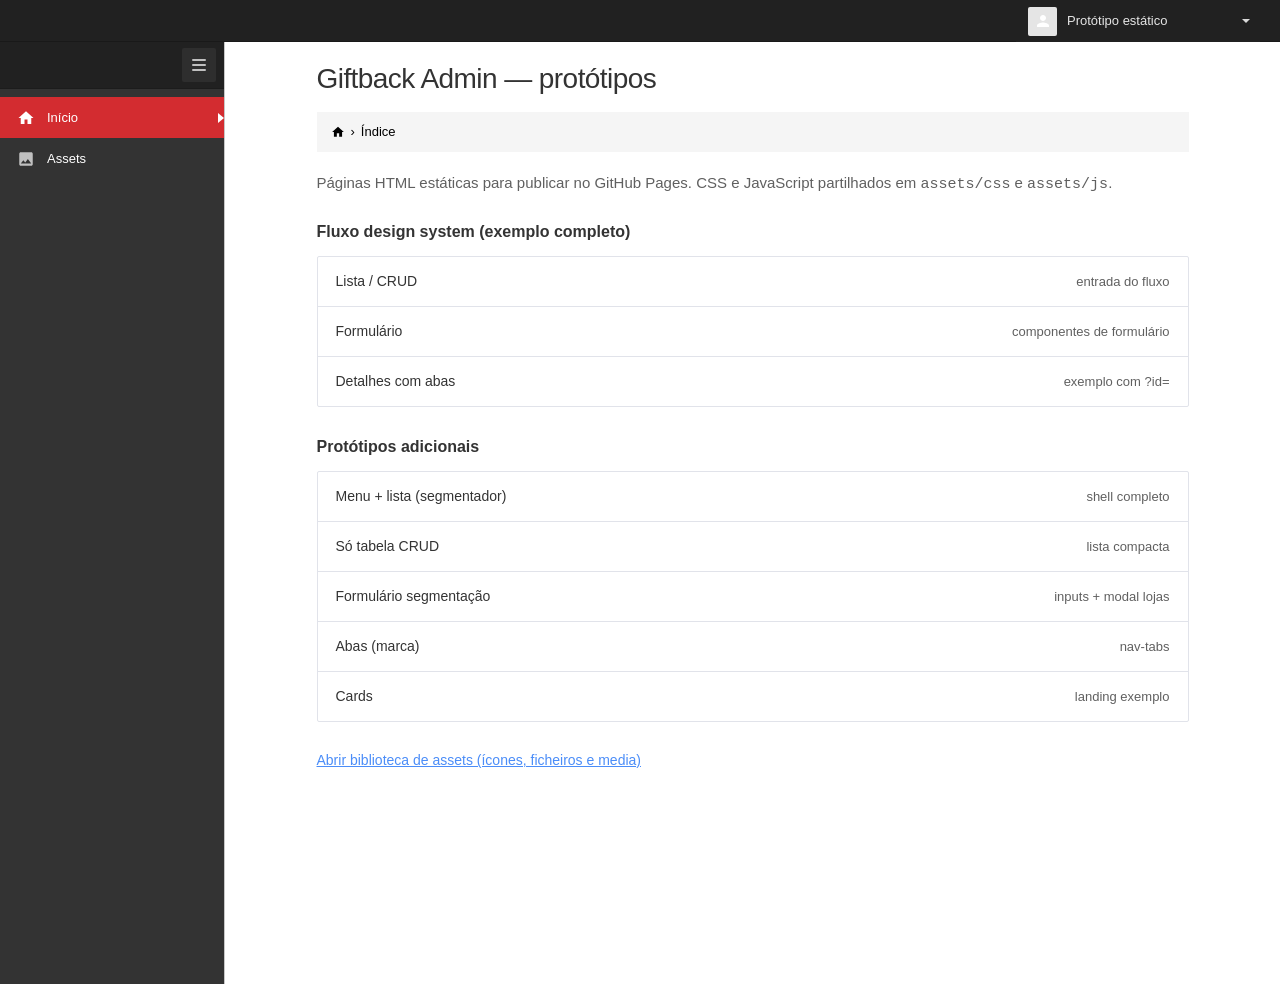
<file: index.html>
<!DOCTYPE html>
<html lang="pt-BR">
  <head>
    <meta charset="utf-8" />
    <meta name="viewport" content="width=device-width, initial-scale=1" />
    <title>Giftback Admin — protótipos estáticos</title>
    <link rel="stylesheet" href="assets/css/prototype-theme.css" />
    <style>
      .hub-wrap {
        max-width: 920px;
        margin: 0 auto;
      }
      .hub-intro {
        margin: 0 0 24px;
        font-size: 15px;
        color: var(--crm-gray-600, #666);
        line-height: 1.5;
      }
      .hub-section {
        margin-bottom: 28px;
      }
      .hub-section h2 {
        margin: 0 0 12px;
        font-size: 16px;
        font-weight: 600;
        color: var(--gb-label-color);
      }
      .hub-list {
        margin: 0;
        padding: 0;
        list-style: none;
        border: 1px solid var(--gb-table-border);
        border-radius: 2px;
        background: var(--crm-white);
        overflow: hidden;
      }
      .hub-list li {
        border-bottom: 1px solid var(--gb-table-border);
      }
      .hub-list li:last-child {
        border-bottom: none;
      }
      .hub-list a {
        display: flex;
        align-items: center;
        justify-content: space-between;
        gap: 12px;
        padding: 14px 18px;
        color: var(--crm-gray-800);
        text-decoration: none;
        font-weight: 500;
      }
      .hub-list a:hover {
        background: var(--crm-gray-50);
      }
      .hub-list a span.desc {
        font-size: 13px;
        font-weight: 400;
        color: var(--crm-gray-600);
        text-align: right;
      }
      .hub-assets-cta {
        margin-top: 8px;
      }
      .hub-assets-cta a {
        color: var(--gb-link-color, #4b8df8);
      }
    </style>
  </head>
  <body class="gb-prototype">
    <div class="header navbar navbar-fixed-top" role="banner">
      <div class="header-inner">
        <ul class="nav navbar-nav pull-right">
          <li class="dropdown user">
            <a class="dropdown-toggle" href="#" aria-expanded="false" aria-haspopup="true">
              <span class="avatar" aria-hidden="true"></span>
              <span class="username">Protótipo estático</span>
              <b class="caret"></b>
            </a>
          </li>
        </ul>
      </div>
    </div>

    <div class="page-container">
      <div class="page-sidebar-wrapper">
        <div class="page-sidebar navbar-collapse collapse" id="page-sidebar">
          <div class="page-sidebar-toolbar">
            <button type="button" class="sidebar-toggler" aria-controls="page-sidebar" aria-expanded="true" title="Recolher menu">
              <span class="sidebar-toggler-icon" aria-hidden="true"></span>
              <span class="visually-hidden">Alternar menu lateral</span>
            </button>
          </div>
          <div class="slimScrollDiv">
            <ul class="page-sidebar-menu">
              <li class="start active">
                <a href="index.html">
                  <i class="menu-item-icon" aria-hidden="true">
                    <svg xmlns="http://www.w3.org/2000/svg" width="18" height="18" viewBox="0 0 24 24" fill="currentColor">
                      <path d="M10 20v-6h4v6h5v-8h3L12 3 2 12h3v8z" />
                    </svg>
                  </i>
                  <span class="title" data-sidebar-label>Início</span>
                </a>
              </li>
              <li class="start">
                <a href="assets/index.html">
                  <i class="menu-item-icon" aria-hidden="true">
                    <svg xmlns="http://www.w3.org/2000/svg" width="18" height="18" viewBox="0 0 24 24" fill="currentColor">
                      <path
                        d="M21 19V5c0-1.1-.9-2-2-2H5c-1.1 0-2 .9-2 2v14c0 1.1.9 2 2 2h14c1.1 0 2-.9 2-2zM8.5 13.5l2.5 3.01L14.5 12l4.5 6H5l3.5-4.5z"
                      />
                    </svg>
                  </i>
                  <span class="title" data-sidebar-label>Assets</span>
                </a>
              </li>
            </ul>
          </div>
        </div>
      </div>

      <div id="segmentation-list-content">
        <div class="page-content hub-wrap">
          <h1 class="page-title">Giftback Admin — protótipos</h1>
          <nav class="page-breadcrumb" aria-label="Navegação em trilha">
            <a href="index.html" class="page-breadcrumb__home" aria-label="Início">
              <svg xmlns="http://www.w3.org/2000/svg" width="14" height="14" viewBox="0 0 24 24" fill="currentColor" aria-hidden="true">
                <path d="M10 20v-6h4v6h5v-8h3L12 3 2 12h3v8z" />
              </svg>
            </a>
            <span class="sep">›</span>
            <span class="is-current" aria-current="page">Índice</span>
          </nav>

          <p class="hub-intro">
            Páginas HTML estáticas para publicar no GitHub Pages. CSS e JavaScript partilhados em
            <code>assets/css</code> e <code>assets/js</code>.
          </p>

          <section class="hub-section" aria-labelledby="hub-fluxo-title">
            <h2 id="hub-fluxo-title">Fluxo design system (exemplo completo)</h2>
            <ul class="hub-list">
              <li>
                <a href="design-system-crud.html"
                  >Lista / CRUD <span class="desc">entrada do fluxo</span></a
                >
              </li>
              <li>
                <a href="design-system-form.html"
                  >Formulário <span class="desc">componentes de formulário</span></a
                >
              </li>
              <li>
                <a href="design-system-details.html?id=1"
                  >Detalhes com abas <span class="desc">exemplo com ?id=</span></a
                >
              </li>
            </ul>
          </section>

          <section class="hub-section" aria-labelledby="hub-proto-title">
            <h2 id="hub-proto-title">Protótipos adicionais</h2>
            <ul class="hub-list">
              <li>
                <a href="prototype-preview.html"
                  >Menu + lista (segmentador) <span class="desc">shell completo</span></a
                >
              </li>
              <li>
                <a href="prototype-crud-table-preview.html"
                  >Só tabela CRUD <span class="desc">lista compacta</span></a
                >
              </li>
              <li>
                <a href="prototype-form-preview.html"
                  >Formulário segmentação <span class="desc">inputs + modal lojas</span></a
                >
              </li>
              <li>
                <a href="prototype-brand-tabs-preview.html"
                  >Abas (marca) <span class="desc">nav-tabs</span></a
                >
              </li>
              <li>
                <a href="prototype-cards-preview.html"
                  >Cards <span class="desc">landing exemplo</span></a
                >
              </li>
            </ul>
          </section>

          <p class="hub-assets-cta">
            <a href="assets/index.html">Abrir biblioteca de assets (ícones, ficheiros e media)</a>
          </p>
        </div>
      </div>
    </div>

    <script src="assets/js/prototype-sidebar.js"></script>
  </body>
</html>
</file>
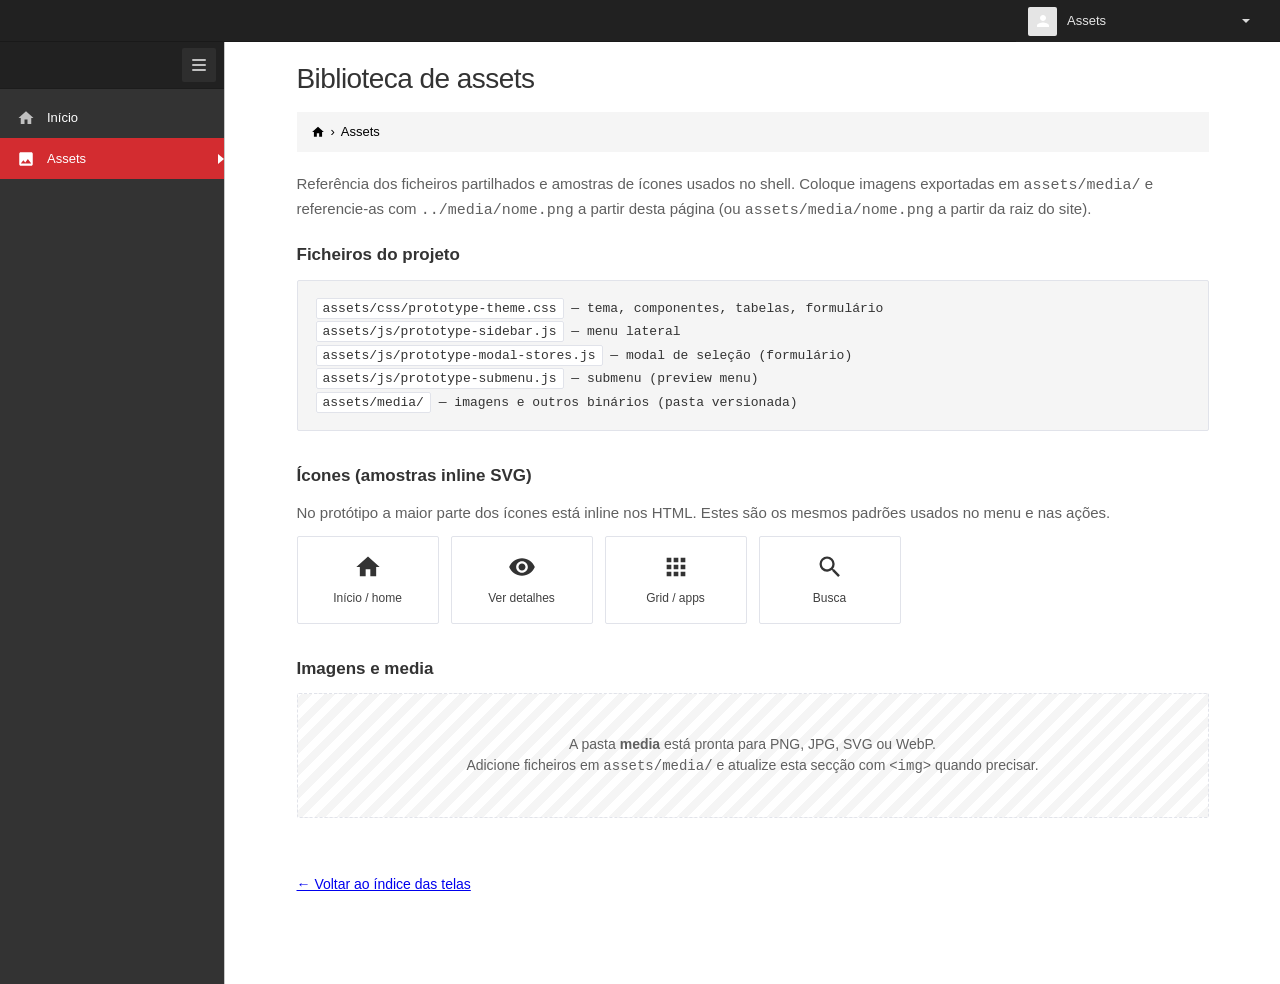
<file: assets/index.html>
<!DOCTYPE html>
<html lang="pt-BR">
  <head>
    <meta charset="utf-8" />
    <meta name="viewport" content="width=device-width, initial-scale=1" />
    <title>Assets — Giftback Admin protótipo</title>
    <link rel="stylesheet" href="css/prototype-theme.css" />
    <style>
      .assets-max {
        max-width: 960px;
        margin: 0 auto;
      }
      .assets-lead {
        margin: 0 0 20px;
        font-size: 15px;
        color: var(--crm-gray-600, #666);
        line-height: 1.55;
      }
      .assets-block {
        margin-bottom: 32px;
      }
      .assets-block h2 {
        margin: 0 0 12px;
        font-size: 17px;
        font-weight: 600;
        color: var(--gb-label-color);
      }
      .assets-files {
        margin: 0;
        padding: 0;
        list-style: none;
        font-family: ui-monospace, SFMono-Regular, Menlo, Monaco, Consolas, monospace;
        font-size: 13px;
        background: var(--crm-gray-50, #fafafa);
        border: 1px solid var(--gb-table-border);
        border-radius: 2px;
        padding: 14px 18px;
      }
      .assets-files li {
        margin: 4px 0;
      }
      .assets-files code {
        background: var(--crm-white);
        padding: 2px 6px;
        border-radius: 2px;
        border: 1px solid var(--gb-table-border);
      }
      .icon-grid {
        display: grid;
        grid-template-columns: repeat(auto-fill, minmax(140px, 1fr));
        gap: 12px;
      }
      .icon-card {
        display: flex;
        flex-direction: column;
        align-items: center;
        gap: 8px;
        padding: 16px 12px;
        background: var(--crm-white);
        border: 1px solid var(--gb-table-border);
        border-radius: 2px;
        text-align: center;
        font-size: 12px;
        color: var(--crm-gray-700);
      }
      .icon-card svg {
        width: 28px;
        height: 28px;
        color: var(--crm-gray-800);
      }
      .media-placeholder {
        padding: 40px 20px;
        text-align: center;
        background: repeating-linear-gradient(
          -45deg,
          var(--crm-gray-50),
          var(--crm-gray-50) 8px,
          var(--crm-white) 8px,
          var(--crm-white) 16px
        );
        border: 1px dashed var(--gb-table-border);
        border-radius: 2px;
        color: var(--crm-gray-600);
        font-size: 14px;
      }
      .back-link {
        display: inline-block;
        margin-top: 24px;
        font-weight: 500;
      }
    </style>
  </head>
  <body class="gb-prototype">
    <div class="header navbar navbar-fixed-top" role="banner">
      <div class="header-inner">
        <ul class="nav navbar-nav pull-right">
          <li class="dropdown user">
            <a class="dropdown-toggle" href="#" aria-expanded="false" aria-haspopup="true">
              <span class="avatar" aria-hidden="true"></span>
              <span class="username">Assets</span>
              <b class="caret"></b>
            </a>
          </li>
        </ul>
      </div>
    </div>

    <div class="page-container">
      <div class="page-sidebar-wrapper">
        <div class="page-sidebar navbar-collapse collapse" id="page-sidebar">
          <div class="page-sidebar-toolbar">
            <button type="button" class="sidebar-toggler" aria-controls="page-sidebar" aria-expanded="true" title="Recolher menu">
              <span class="sidebar-toggler-icon" aria-hidden="true"></span>
              <span class="visually-hidden">Alternar menu lateral</span>
            </button>
          </div>
          <div class="slimScrollDiv">
            <ul class="page-sidebar-menu">
              <li class="start">
                <a href="../index.html">
                  <i class="menu-item-icon" aria-hidden="true">
                    <svg xmlns="http://www.w3.org/2000/svg" width="18" height="18" viewBox="0 0 24 24" fill="currentColor">
                      <path d="M10 20v-6h4v6h5v-8h3L12 3 2 12h3v8z" />
                    </svg>
                  </i>
                  <span class="title" data-sidebar-label>Início</span>
                </a>
              </li>
              <li class="start active">
                <a href="index.html">
                  <i class="menu-item-icon" aria-hidden="true">
                    <svg xmlns="http://www.w3.org/2000/svg" width="18" height="18" viewBox="0 0 24 24" fill="currentColor">
                      <path
                        d="M21 19V5c0-1.1-.9-2-2-2H5c-1.1 0-2 .9-2 2v14c0 1.1.9 2 2 2h14c1.1 0 2-.9 2-2zM8.5 13.5l2.5 3.01L14.5 12l4.5 6H5l3.5-4.5z"
                      />
                    </svg>
                  </i>
                  <span class="title" data-sidebar-label>Assets</span>
                </a>
              </li>
            </ul>
          </div>
        </div>
      </div>

      <div id="segmentation-list-content">
        <div class="page-content assets-max">
          <h1 class="page-title">Biblioteca de assets</h1>
          <nav class="page-breadcrumb" aria-label="Navegação em trilha">
            <a href="../index.html" class="page-breadcrumb__home" aria-label="Início">
              <svg xmlns="http://www.w3.org/2000/svg" width="14" height="14" viewBox="0 0 24 24" fill="currentColor" aria-hidden="true">
                <path d="M10 20v-6h4v6h5v-8h3L12 3 2 12h3v8z" />
              </svg>
            </a>
            <span class="sep">›</span>
            <span class="is-current" aria-current="page">Assets</span>
          </nav>

          <p class="assets-lead">
            Referência dos ficheiros partilhados e amostras de ícones usados no shell. Coloque imagens exportadas em
            <code>assets/media/</code> e referencie-as com <code>../media/nome.png</code> a partir desta página (ou
            <code>assets/media/nome.png</code> a partir da raiz do site).
          </p>

          <section class="assets-block" aria-labelledby="af-files">
            <h2 id="af-files">Ficheiros do projeto</h2>
            <ul class="assets-files">
              <li><code>assets/css/prototype-theme.css</code> — tema, componentes, tabelas, formulário</li>
              <li><code>assets/js/prototype-sidebar.js</code> — menu lateral</li>
              <li><code>assets/js/prototype-modal-stores.js</code> — modal de seleção (formulário)</li>
              <li><code>assets/js/prototype-submenu.js</code> — submenu (preview menu)</li>
              <li><code>assets/media/</code> — imagens e outros binários (pasta versionada)</li>
            </ul>
          </section>

          <section class="assets-block" aria-labelledby="af-icons">
            <h2 id="af-icons">Ícones (amostras inline SVG)</h2>
            <p class="assets-lead" style="margin-bottom: 12px">
              No protótipo a maior parte dos ícones está inline nos HTML. Estes são os mesmos padrões usados no menu e nas ações.
            </p>
            <div class="icon-grid" role="list">
              <div class="icon-card" role="listitem">
                <svg xmlns="http://www.w3.org/2000/svg" viewBox="0 0 24 24" fill="currentColor" aria-hidden="true">
                  <path d="M10 20v-6h4v6h5v-8h3L12 3 2 12h3v8z" />
                </svg>
                <span>Início / home</span>
              </div>
              <div class="icon-card" role="listitem">
                <svg xmlns="http://www.w3.org/2000/svg" viewBox="0 0 24 24" fill="currentColor" aria-hidden="true">
                  <path
                    d="M12 4.5C7 4.5 2.73 7.61 1 12c1.73 4.39 6 7.5 11 7.5s9.27-3.11 11-7.5c-1.73-4.39-6-7.5-11-7.5zM12 17c-2.76 0-5-2.24-5-5s2.24-5 5-5 5 2.24 5 5-2.24 5-5 5zm0-8c-1.66 0-3 1.34-3 3s1.34 3 3 3 3-1.34 3-3-1.34-3-3-3z"
                  />
                </svg>
                <span>Ver detalhes</span>
              </div>
              <div class="icon-card" role="listitem">
                <svg xmlns="http://www.w3.org/2000/svg" viewBox="0 0 24 24" fill="currentColor" aria-hidden="true">
                  <path
                    d="M4 8h4V4H4v4zm6 12h4v-4h-4v4zm-6 0h4v-4H4v4zm0-6h4v-4H4v4zm6 0h4v-4h-4v4zm6-10v4h4V4h-4zm-6 4h4V4h-4v4zm6 6h4v-4h-4v4zm0 6h4v-4h-4v4z"
                  />
                </svg>
                <span>Grid / apps</span>
              </div>
              <div class="icon-card" role="listitem">
                <svg xmlns="http://www.w3.org/2000/svg" viewBox="0 0 24 24" fill="currentColor" aria-hidden="true">
                  <path
                    d="M15.5 14h-.79l-.28-.27A6.471 6.471 0 0016 9.5 6.5 6.5 0 109.5 16c1.61 0 3.09-.59 4.23-1.57l.27.28v.79l5 4.99L20.49 19l-4.99-5zm-6 0C7.01 14 5 11.99 5 9.5S7.01 5 9.5 5 14 7.01 14 9.5 11.99 14 9.5 14z"
                  />
                </svg>
                <span>Busca</span>
              </div>
            </div>
          </section>

          <section class="assets-block" aria-labelledby="af-media">
            <h2 id="af-media">Imagens e media</h2>
            <div class="media-placeholder">
              A pasta <strong>media</strong> está pronta para PNG, JPG, SVG ou WebP.
              <br />
              Adicione ficheiros em <code>assets/media/</code> e atualize esta secção com <code>&lt;img&gt;</code> quando precisar.
            </div>
          </section>

          <a class="back-link" href="../index.html">← Voltar ao índice das telas</a>
        </div>
      </div>
    </div>

    <script src="js/prototype-sidebar.js"></script>
  </body>
</html>
</file>
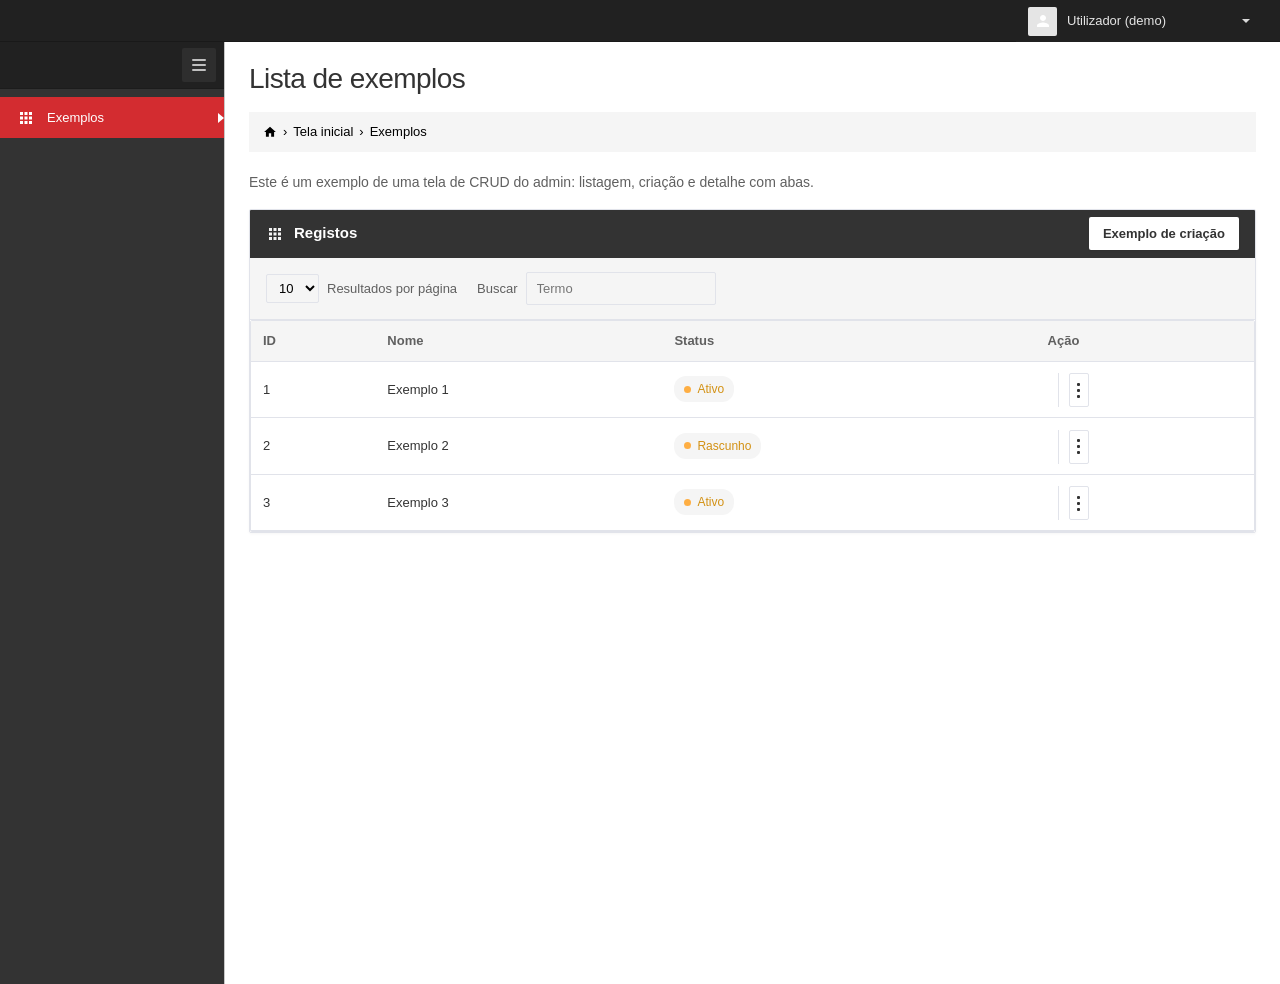
<file: design-system-crud.html>
<!DOCTYPE html>
<html lang="pt-BR">
  <head>
    <meta charset="utf-8" />
    <meta name="viewport" content="width=device-width, initial-scale=1" />
    <title>Giftback Admin — protótipo (design system · CRUD)</title>
    <link rel="stylesheet" href="assets/css/prototype-theme.css" />
  </head>
  <!--
    Fluxo design system: lista → design-system-form.html (criação) → volta aqui;
    kebab «Ver detalhes» → design-system-details.html?id=
  -->
  <body class="gb-prototype">
    <div class="header navbar navbar-fixed-top" role="banner">
      <div class="header-inner">
        <ul class="nav navbar-nav pull-right">
          <li class="dropdown user">
            <a class="dropdown-toggle" href="#" aria-expanded="false" aria-haspopup="true">
              <span class="avatar" aria-hidden="true"></span>
              <span class="username">Utilizador (demo)</span>
              <b class="caret"></b>
            </a>
          </li>
        </ul>
      </div>
    </div>

    <div class="page-container">
      <div class="page-sidebar-wrapper">
        <div class="page-sidebar navbar-collapse collapse" id="page-sidebar">
          <div class="page-sidebar-toolbar">
            <button type="button" class="sidebar-toggler" aria-controls="page-sidebar" aria-expanded="true" title="Recolher menu">
              <span class="sidebar-toggler-icon" aria-hidden="true"></span>
              <span class="visually-hidden">Alternar menu lateral</span>
            </button>
          </div>
          <div class="slimScrollDiv">
            <ul class="page-sidebar-menu">
              <li class="start active">
                <a href="./design-system-crud.html">
                  <i class="menu-item-icon" aria-hidden="true">
                    <svg xmlns="http://www.w3.org/2000/svg" width="18" height="18" viewBox="0 0 24 24" fill="currentColor">
                      <path
                        d="M4 8h4V4H4v4zm6 12h4v-4h-4v4zm-6 0h4v-4H4v4zm0-6h4v-4H4v4zm6 0h4v-4h-4v4zm6-10v4h4V4h-4zm-6 4h4V4h-4v4zm6 6h4v-4h-4v4zm0 6h4v-4h-4v4z"
                      />
                    </svg>
                  </i>
                  <span class="title" data-sidebar-label>Exemplos</span>
                </a>
              </li>
            </ul>
          </div>
        </div>
      </div>

      <div id="design-system-list-content">
        <div class="page-content">
          <h1 class="page-title">Lista de exemplos</h1>

          <nav class="page-breadcrumb" aria-label="Navegação em trilha">
            <a href="/sistema/dashboard" class="page-breadcrumb__home" aria-label="Início">
              <svg xmlns="http://www.w3.org/2000/svg" width="14" height="14" viewBox="0 0 24 24" fill="currentColor" aria-hidden="true">
                <path d="M10 20v-6h4v6h5v-8h3L12 3 2 12h3v8z" />
              </svg>
            </a>
            <span class="sep">›</span>
            <a href="/sistema/dashboard">Tela inicial</a>
            <span class="sep">›</span>
            <span class="is-current" aria-current="page">Exemplos</span>
          </nav>

          <p class="text-muted" style="margin: 0 0 16px; color: var(--crm-gray-600, #666); font-size: 14px">
            Este é um exemplo de uma tela de CRUD do admin: listagem, criação e detalhe com abas.
          </p>

          <section class="content-panel" aria-labelledby="ds-crud-title">
            <header class="content-panel__head">
              <h2 id="ds-crud-title" class="content-panel__title">
                <span class="content-panel__title-icon" aria-hidden="true">
                  <svg xmlns="http://www.w3.org/2000/svg" width="18" height="18" viewBox="0 0 24 24" fill="currentColor">
                    <path
                      d="M4 8h4V4H4v4zm6 12h4v-4h-4v4zm-6 0h4v-4H4v4zm0-6h4v-4H4v4zm6 0h4v-4h-4v4zm6-10v4h4V4h-4zm-6 4h4V4h-4v4zm6 6h4v-4h-4v4zm0 6h4v-4h-4v4z"
                    />
                  </svg>
                </span>
                Registos
              </h2>
              <a class="btn-nova-segmentacao" href="./design-system-form.html">Exemplo de criação</a>
            </header>

            <div class="content-panel__toolbar">
              <div class="content-panel__toolbar-left">
                <div class="content-panel__field content-panel__field--page-size">
                  <select id="page-size" name="pageSize" aria-label="Itens por página">
                    <option value="10" selected>10</option>
                    <option value="25">25</option>
                    <option value="50">50</option>
                  </select>
                  <span class="content-panel__suffix">Resultados por página</span>
                </div>
                <div class="content-panel__field">
                  <label for="busca-exemplo">Buscar</label>
                  <input id="busca-exemplo" type="search" name="q" placeholder="Termo" autocomplete="off" />
                </div>
              </div>
            </div>

            <div class="content-panel__body">
              <div class="portlet box grey">
                <div class="portlet-body">
                  <div id="designSystemDataTable_wrapper">
                    <div class="row">
                      <div class="col-sm-12">
                        <table id="designSystemDataTable" class="data-table">
                          <thead>
                            <tr>
                              <th>ID</th>
                              <th>Nome</th>
                              <th>Status</th>
                              <th>Ação</th>
                            </tr>
                          </thead>
                          <tbody>
                            <tr class="even">
                              <td>1</td>
                              <td>Exemplo 1</td>
                              <td><span class="status-pill">Ativo</span></td>
                              <td>
                                <div class="data-table__action-row">
                                  <div class="action-dropdown">
                                    <button
                                      type="button"
                                      class="action-dropdown-toggle"
                                      onclick="toggleActionMenu(this)"
                                      aria-haspopup="true"
                                      aria-expanded="false"
                                      aria-label="Mais opções"
                                    >
                                      <span class="action-dropdown-toggle__icon" aria-hidden="true">
                                        <span class="action-dropdown-toggle__dot"></span>
                                        <span class="action-dropdown-toggle__dot"></span>
                                        <span class="action-dropdown-toggle__dot"></span>
                                      </span>
                                    </button>
                                    <div class="action-dropdown-menu" role="menu" aria-hidden="true">
                                      <a href="./design-system-details.html?id=1" class="action-dropdown-menu__item" role="menuitem">
                                        <span class="action-dropdown-menu__icon" aria-hidden="true">
                                          <svg xmlns="http://www.w3.org/2000/svg" viewBox="0 0 24 24" fill="currentColor">
                                            <path
                                              d="M12 4.5C7 4.5 2.73 7.61 1 12c1.73 4.39 6 7.5 11 7.5s9.27-3.11 11-7.5c-1.73-4.39-6-7.5-11-7.5zM12 17c-2.76 0-5-2.24-5-5s2.24-5 5-5 5 2.24 5 5-2.24 5-5 5zm0-8c-1.66 0-3 1.34-3 3s1.34 3 3 3 3-1.34 3-3-1.34-3-3-3z"
                                            />
                                          </svg>
                                        </span>
                                        Ver detalhes
                                      </a>
                                    </div>
                                  </div>
                                </div>
                              </td>
                            </tr>
                            <tr class="odd">
                              <td>2</td>
                              <td>Exemplo 2</td>
                              <td><span class="status-pill">Rascunho</span></td>
                              <td>
                                <div class="data-table__action-row">
                                  <div class="action-dropdown">
                                    <button
                                      type="button"
                                      class="action-dropdown-toggle"
                                      onclick="toggleActionMenu(this)"
                                      aria-haspopup="true"
                                      aria-expanded="false"
                                      aria-label="Mais opções"
                                    >
                                      <span class="action-dropdown-toggle__icon" aria-hidden="true">
                                        <span class="action-dropdown-toggle__dot"></span>
                                        <span class="action-dropdown-toggle__dot"></span>
                                        <span class="action-dropdown-toggle__dot"></span>
                                      </span>
                                    </button>
                                    <div class="action-dropdown-menu" role="menu" aria-hidden="true">
                                      <a href="./design-system-details.html?id=2" class="action-dropdown-menu__item" role="menuitem">
                                        <span class="action-dropdown-menu__icon" aria-hidden="true">
                                          <svg xmlns="http://www.w3.org/2000/svg" viewBox="0 0 24 24" fill="currentColor">
                                            <path
                                              d="M12 4.5C7 4.5 2.73 7.61 1 12c1.73 4.39 6 7.5 11 7.5s9.27-3.11 11-7.5c-1.73-4.39-6-7.5-11-7.5zM12 17c-2.76 0-5-2.24-5-5s2.24-5 5-5 5 2.24 5 5-2.24 5-5 5zm0-8c-1.66 0-3 1.34-3 3s1.34 3 3 3 3-1.34 3-3-1.34-3-3-3z"
                                            />
                                          </svg>
                                        </span>
                                        Ver detalhes
                                      </a>
                                    </div>
                                  </div>
                                </div>
                              </td>
                            </tr>
                            <tr class="even">
                              <td>3</td>
                              <td>Exemplo 3</td>
                              <td><span class="status-pill">Ativo</span></td>
                              <td>
                                <div class="data-table__action-row">
                                  <div class="action-dropdown">
                                    <button
                                      type="button"
                                      class="action-dropdown-toggle"
                                      onclick="toggleActionMenu(this)"
                                      aria-haspopup="true"
                                      aria-expanded="false"
                                      aria-label="Mais opções"
                                    >
                                      <span class="action-dropdown-toggle__icon" aria-hidden="true">
                                        <span class="action-dropdown-toggle__dot"></span>
                                        <span class="action-dropdown-toggle__dot"></span>
                                        <span class="action-dropdown-toggle__dot"></span>
                                      </span>
                                    </button>
                                    <div class="action-dropdown-menu" role="menu" aria-hidden="true">
                                      <a href="./design-system-details.html?id=3" class="action-dropdown-menu__item" role="menuitem">
                                        <span class="action-dropdown-menu__icon" aria-hidden="true">
                                          <svg xmlns="http://www.w3.org/2000/svg" viewBox="0 0 24 24" fill="currentColor">
                                            <path
                                              d="M12 4.5C7 4.5 2.73 7.61 1 12c1.73 4.39 6 7.5 11 7.5s9.27-3.11 11-7.5c-1.73-4.39-6-7.5-11-7.5zM12 17c-2.76 0-5-2.24-5-5s2.24-5 5-5 5 2.24 5 5-2.24 5-5 5zm0-8c-1.66 0-3 1.34-3 3s1.34 3 3 3 3-1.34 3-3-1.34-3-3-3z"
                                            />
                                          </svg>
                                        </span>
                                        Ver detalhes
                                      </a>
                                    </div>
                                  </div>
                                </div>
                              </td>
                            </tr>
                          </tbody>
                        </table>
                      </div>
                    </div>
                  </div>
                </div>
              </div>
            </div>
          </section>
        </div>
      </div>
    </div>

    <script>
      function toggleActionMenu(btn) {
        var wrap = btn.closest(".action-dropdown");
        if (!wrap) return;
        var menu = wrap.querySelector(".action-dropdown-menu");
        if (!menu) return;
        var willOpen = !menu.classList.contains("show");

        document.querySelectorAll(".action-dropdown-menu.show").forEach(function (m) {
          if (m !== menu) {
            m.classList.remove("show");
            m.setAttribute("aria-hidden", "true");
            var w = m.closest(".action-dropdown");
            var b = w && w.querySelector(".action-dropdown-toggle");
            if (b) b.setAttribute("aria-expanded", "false");
          }
        });

        if (willOpen) {
          menu.classList.add("show");
          menu.setAttribute("aria-hidden", "false");
          btn.setAttribute("aria-expanded", "true");
        } else {
          menu.classList.remove("show");
          menu.setAttribute("aria-hidden", "true");
          btn.setAttribute("aria-expanded", "false");
        }
      }

      document.addEventListener("click", function (e) {
        var inDropdown = e.target.closest(".action-dropdown");
        if (inDropdown) {
          if (e.target.closest(".action-dropdown-menu__item")) {
            var menu = inDropdown.querySelector(".action-dropdown-menu");
            if (menu) {
              menu.classList.remove("show");
              menu.setAttribute("aria-hidden", "true");
              var t = inDropdown.querySelector(".action-dropdown-toggle");
              if (t) t.setAttribute("aria-expanded", "false");
            }
          }
          return;
        }
        document.querySelectorAll(".action-dropdown-menu.show").forEach(function (menu) {
          menu.classList.remove("show");
          menu.setAttribute("aria-hidden", "true");
          var w = menu.closest(".action-dropdown");
          var b = w && w.querySelector(".action-dropdown-toggle");
          if (b) b.setAttribute("aria-expanded", "false");
        });
      });

      document.addEventListener("keydown", function (e) {
        if (e.key !== "Escape") return;
        document.querySelectorAll(".action-dropdown-menu.show").forEach(function (menu) {
          menu.classList.remove("show");
          menu.setAttribute("aria-hidden", "true");
          var w = menu.closest(".action-dropdown");
          var b = w && w.querySelector(".action-dropdown-toggle");
          if (b) b.setAttribute("aria-expanded", "false");
        });
      });
    </script>
    <script src="assets/js/prototype-sidebar.js"></script>
  </body>
</html>
</file>
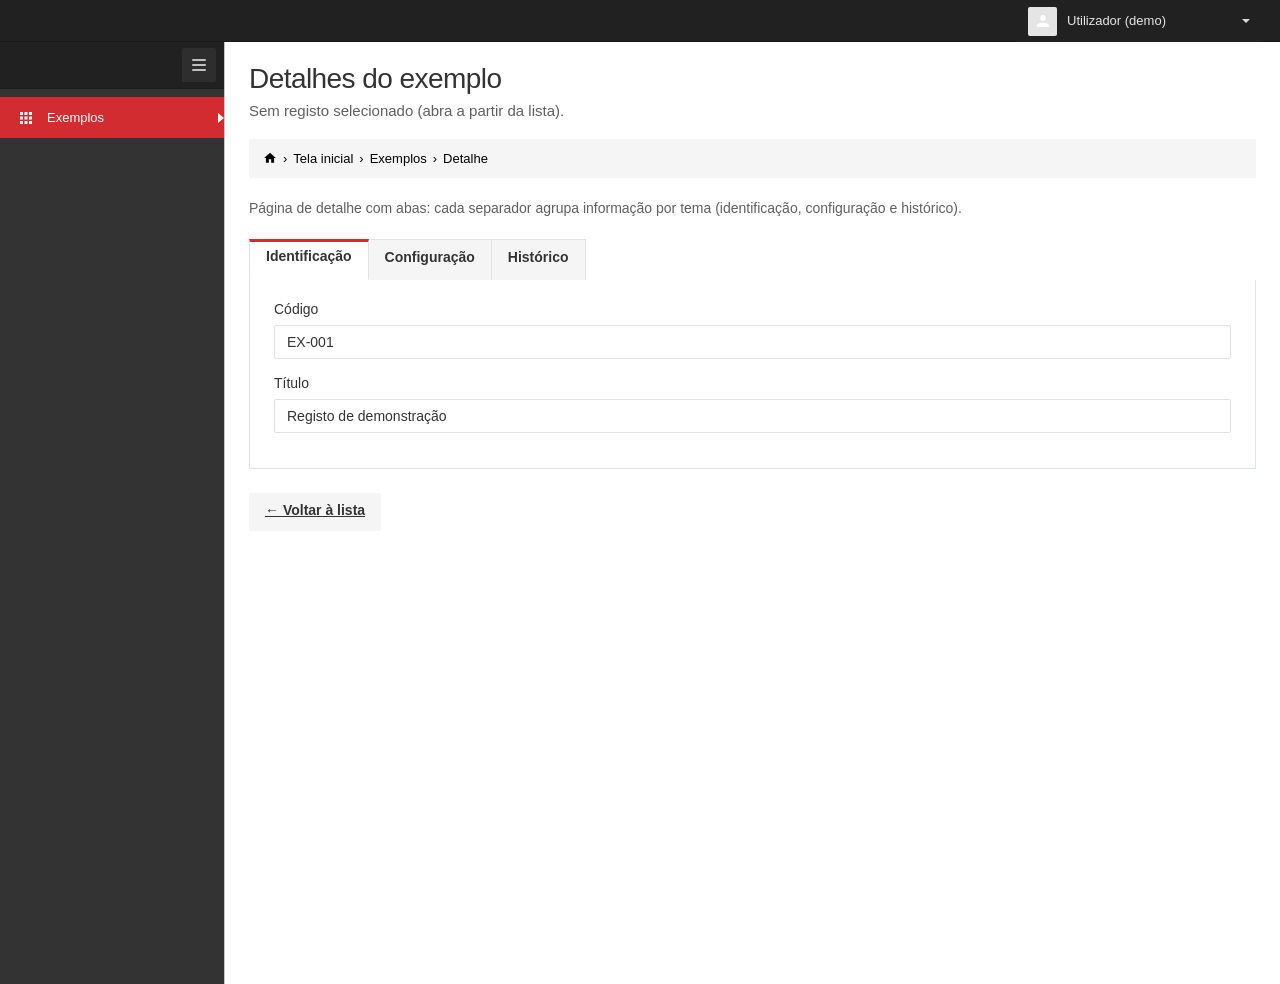
<file: design-system-details.html>
<!DOCTYPE html>
<html lang="pt-BR">
  <head>
    <meta charset="utf-8" />
    <meta name="viewport" content="width=device-width, initial-scale=1" />
    <title>Giftback Admin — protótipo (design system · detalhes)</title>
    <link rel="stylesheet" href="assets/css/prototype-theme.css" />
  </head>
  <body class="gb-prototype">
    <div class="header navbar navbar-fixed-top" role="banner">
      <div class="header-inner">
        <ul class="nav navbar-nav pull-right">
          <li class="dropdown user">
            <a class="dropdown-toggle" href="#" aria-expanded="false" aria-haspopup="true">
              <span class="avatar" aria-hidden="true"></span>
              <span class="username">Utilizador (demo)</span>
              <b class="caret"></b>
            </a>
          </li>
        </ul>
      </div>
    </div>

    <div class="page-container">
      <div class="page-sidebar-wrapper">
        <div class="page-sidebar navbar-collapse collapse" id="page-sidebar">
          <div class="page-sidebar-toolbar">
            <button type="button" class="sidebar-toggler" aria-controls="page-sidebar" aria-expanded="true" title="Recolher menu">
              <span class="sidebar-toggler-icon" aria-hidden="true"></span>
              <span class="visually-hidden">Alternar menu lateral</span>
            </button>
          </div>
          <div class="slimScrollDiv">
            <ul class="page-sidebar-menu">
              <li class="start active">
                <a href="./design-system-crud.html">
                  <i class="menu-item-icon" aria-hidden="true">
                    <svg xmlns="http://www.w3.org/2000/svg" width="18" height="18" viewBox="0 0 24 24" fill="currentColor">
                      <path
                        d="M4 8h4V4H4v4zm6 12h4v-4h-4v4zm-6 0h4v-4H4v4zm0-6h4v-4H4v4zm6 0h4v-4h-4v4zm6-10v4h4V4h-4zm-6 4h4V4h-4v4zm6 6h4v-4h-4v4zm0 6h4v-4h-4v4z"
                      />
                    </svg>
                  </i>
                  <span class="title" data-sidebar-label>Exemplos</span>
                </a>
              </li>
            </ul>
          </div>
        </div>
      </div>

      <div class="page-content-wrapper">
        <div id="design-system-detail-content">
          <div class="page-content">
            <h1 class="page-title">Detalhes do exemplo</h1>
            <p id="detail-example-label" class="text-muted" style="margin: -4px 0 16px; font-size: 15px; color: var(--crm-gray-600, #666)"></p>

            <nav class="page-breadcrumb" aria-label="Navegação em trilha">
              <a href="/sistema/dashboard" class="page-breadcrumb__home" aria-label="Início">
                <svg xmlns="http://www.w3.org/2000/svg" width="14" height="14" viewBox="0 0 24 24" fill="currentColor" aria-hidden="true">
                  <path d="M10 20v-6h4v6h5v-8h3L12 3 2 12h3v8z" />
                </svg>
              </a>
              <span class="sep">›</span>
              <a href="/sistema/dashboard">Tela inicial</a>
              <span class="sep">›</span>
              <a href="./design-system-crud.html">Exemplos</a>
              <span class="sep">›</span>
              <span class="is-current" aria-current="page">Detalhe</span>
            </nav>

            <p style="margin: 0 0 20px; color: var(--crm-gray-600, #666); font-size: 14px">
              Página de detalhe com abas: cada separador agrupa informação por tema (identificação, configuração e histórico).
            </p>

            <div class="row profile">
              <div class="col-md-12">
                <div class="tabbable tabbable-custom tabbable-full-width">
                  <ul class="nav nav-tabs" role="tablist">
                    <li class="active" role="presentation">
                      <a id="tab-identificacao" href="#tab-pane-identificacao" role="tab" aria-selected="true">Identificação</a>
                    </li>
                    <li role="presentation">
                      <a id="tab-configuracao" href="#tab-pane-configuracao" role="tab" aria-selected="false">Configuração</a>
                    </li>
                    <li role="presentation">
                      <a id="tab-auditoria" href="#tab-pane-auditoria" role="tab" aria-selected="false">Histórico</a>
                    </li>
                  </ul>

                  <div class="tab-content">
                    <div
                      id="tab-pane-identificacao"
                      class="tab-pane active"
                      role="tabpanel"
                      aria-labelledby="tab-identificacao"
                      aria-hidden="false"
                    >
                      <div class="form-group has-feedback">
                        <label for="detail-code">Código</label>
                        <input type="text" class="form-control" id="detail-code" value="EX-001" readonly />
                      </div>
                      <div class="form-group has-feedback">
                        <label for="detail-title">Título</label>
                        <input type="text" class="form-control" id="detail-title" value="Registo de demonstração" readonly />
                      </div>
                    </div>
                    <div
                      id="tab-pane-configuracao"
                      class="tab-pane"
                      role="tabpanel"
                      aria-labelledby="tab-configuracao"
                      aria-hidden="true"
                    >
                      <p style="margin: 0 0 12px">
                        <strong>Tema:</strong> parâmetros e regras aplicáveis a este registo.
                      </p>
                      <ul style="margin: 0; padding-left: 1.2em">
                        <li>Notificações: ativas</li>
                        <li>Visibilidade: todos os perfis</li>
                      </ul>
                    </div>
                    <div
                      id="tab-pane-auditoria"
                      class="tab-pane"
                      role="tabpanel"
                      aria-labelledby="tab-auditoria"
                      aria-hidden="true"
                    >
                      <p style="margin: 0 0 8px"><strong>Última alteração</strong></p>
                      <p style="margin: 0; color: var(--crm-gray-600, #666)">17/04/2026 — utilizador demo</p>
                    </div>
                  </div>
                </div>
              </div>
            </div>

            <p style="margin-top: 24px">
              <a href="./design-system-crud.html" class="btn btn-default">← Voltar à lista</a>
            </p>
          </div>
        </div>
      </div>
    </div>

    <script src="assets/js/prototype-sidebar.js"></script>
    <script>
      (function () {
        var params = new URLSearchParams(window.location.search);
        var id = params.get("id");
        var label = document.getElementById("detail-example-label");
        if (label && id) {
          label.textContent = "Exemplo " + id;
        } else if (label) {
          label.textContent = "Sem registo selecionado (abra a partir da lista).";
        }
      })();

      (function () {
        var tabs = document.querySelectorAll("#design-system-detail-content .nav-tabs a[href^='#tab-pane-']");
        var panes = document.querySelectorAll("#design-system-detail-content .tab-content .tab-pane");
        tabs.forEach(function (tab) {
          tab.addEventListener("click", function (e) {
            e.preventDefault();
            var targetId = tab.getAttribute("href").slice(1);
            tabs.forEach(function (t) {
              t.parentElement.classList.remove("active");
              t.setAttribute("aria-selected", "false");
            });
            tab.parentElement.classList.add("active");
            tab.setAttribute("aria-selected", "true");
            panes.forEach(function (p) {
              var isTarget = p.id === targetId;
              p.classList.toggle("active", isTarget);
              p.setAttribute("aria-hidden", isTarget ? "false" : "true");
            });
          });
        });
      })();
    </script>
  </body>
</html>
</file>
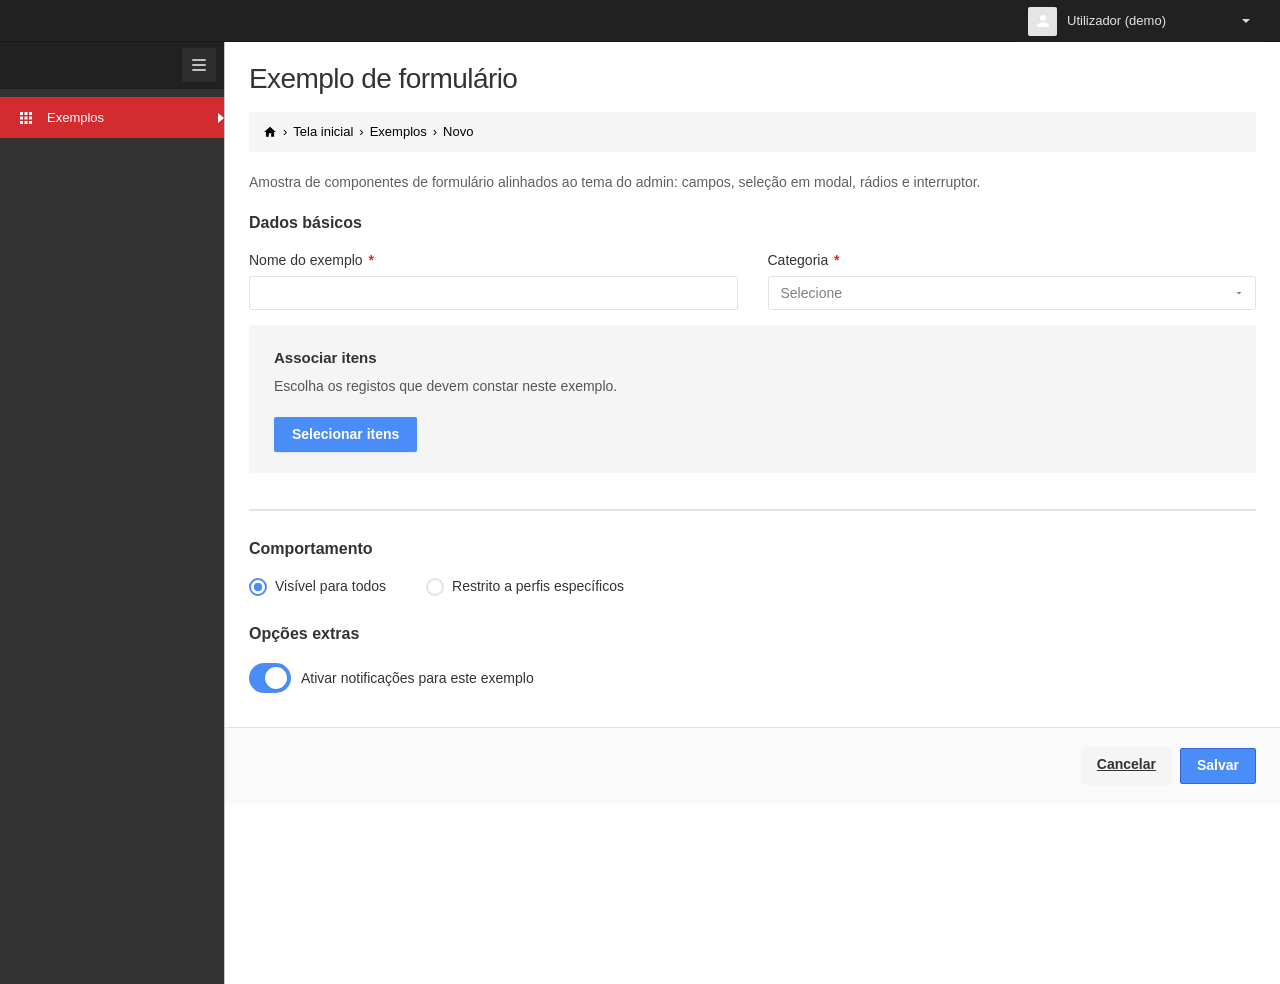
<file: design-system-form.html>
<!DOCTYPE html>
<html lang="pt-BR">
  <head>
    <meta charset="utf-8" />
    <meta name="viewport" content="width=device-width, initial-scale=1" />
    <title>Giftback Admin — protótipo (design system · formulário)</title>
    <link rel="stylesheet" href="assets/css/prototype-theme.css" />
  </head>
  <body class="gb-prototype">
    <div class="header navbar navbar-fixed-top" role="banner">
      <div class="header-inner">
        <ul class="nav navbar-nav pull-right">
          <li class="dropdown user">
            <a class="dropdown-toggle" href="#" aria-expanded="false" aria-haspopup="true">
              <span class="avatar" aria-hidden="true"></span>
              <span class="username">Utilizador (demo)</span>
              <b class="caret"></b>
            </a>
          </li>
        </ul>
      </div>
    </div>

    <div class="page-container">
      <div class="page-sidebar-wrapper">
        <div class="page-sidebar navbar-collapse collapse" id="page-sidebar">
          <div class="page-sidebar-toolbar">
            <button type="button" class="sidebar-toggler" aria-controls="page-sidebar" aria-expanded="true" title="Recolher menu">
              <span class="sidebar-toggler-icon" aria-hidden="true"></span>
              <span class="visually-hidden">Alternar menu lateral</span>
            </button>
          </div>
          <div class="slimScrollDiv">
            <ul class="page-sidebar-menu">
              <li class="start active">
                <a href="./design-system-crud.html">
                  <i class="menu-item-icon" aria-hidden="true">
                    <svg xmlns="http://www.w3.org/2000/svg" width="18" height="18" viewBox="0 0 24 24" fill="currentColor">
                      <path
                        d="M4 8h4V4H4v4zm6 12h4v-4h-4v4zm-6 0h4v-4H4v4zm0-6h4v-4H4v4zm6 0h4v-4h-4v4zm6-10v4h4V4h-4zm-6 4h4V4h-4v4zm6 6h4v-4h-4v4zm0 6h4v-4h-4v4z"
                      />
                    </svg>
                  </i>
                  <span class="title" data-sidebar-label>Exemplos</span>
                </a>
              </li>
            </ul>
          </div>
        </div>
      </div>

      <div id="design-system-form-content">
        <div class="page-content">
          <h1 class="page-title">Exemplo de formulário</h1>

          <nav class="page-breadcrumb" aria-label="Navegação em trilha">
            <a href="/sistema/dashboard" class="page-breadcrumb__home" aria-label="Início">
              <svg xmlns="http://www.w3.org/2000/svg" width="14" height="14" viewBox="0 0 24 24" fill="currentColor" aria-hidden="true">
                <path d="M10 20v-6h4v6h5v-8h3L12 3 2 12h3v8z" />
              </svg>
            </a>
            <span class="sep">›</span>
            <a href="/sistema/dashboard">Tela inicial</a>
            <span class="sep">›</span>
            <a href="./design-system-crud.html">Exemplos</a>
            <span class="sep">›</span>
            <span class="is-current" aria-current="page">Novo</span>
          </nav>

          <p class="text-muted" style="margin: 0 0 20px; color: var(--crm-gray-600, #666); font-size: 14px">
            Amostra de componentes de formulário alinhados ao tema do admin: campos, seleção em modal, rádios e interruptor.
          </p>

          <form id="DesignSystemForm" action="./design-system-crud.html" method="get">
            <section id="identification-section">
              <h2 class="form-section-title">Dados básicos</h2>
              <div class="row">
                <div class="col-xs-6">
                  <div class="form-group has-feedback">
                    <label for="example-name">
                      Nome do exemplo
                      <span class="required" aria-hidden="true">*</span>
                    </label>
                    <input type="text" class="form-control" id="example-name" name="name" autocomplete="off" required />
                  </div>
                </div>
                <div class="col-xs-6">
                  <div class="form-group has-feedback">
                    <label for="example-category">
                      Categoria
                      <span class="required" aria-hidden="true">*</span>
                    </label>
                    <select id="example-category" class="form-control" name="category" required>
                      <option value="" disabled selected>Selecione</option>
                      <option value="a">Categoria A</option>
                      <option value="b">Categoria B</option>
                      <option value="c">Categoria C</option>
                    </select>
                  </div>
                </div>
              </div>

              <div class="row">
                <div class="col-xs-12">
                  <div id="container_modal_select_stores_segmentation">
                    <div id="select_stores_button_container_initial" class="select_stores_button_container initial-state">
                      <h3>Associar itens</h3>
                      <p>Escolha os registos que devem constar neste exemplo.</p>
                      <button
                        type="button"
                        class="btn-select-stores"
                        id="btn-open-modal-stores"
                        aria-haspopup="dialog"
                        aria-controls="modal_custom_segmentation"
                      >
                        Selecionar itens
                      </button>
                    </div>

                    <div
                      id="modal_custom_segmentation"
                      class="modal fade"
                      tabindex="-1"
                      role="dialog"
                      aria-labelledby="modalSelectStoresTitle"
                      aria-hidden="true"
                    >
                      <div class="modal-dialog modal-lg" role="document">
                        <div class="modal-content">
                          <div class="modal-header">
                            <button type="button" class="close" data-dismiss="modal" aria-label="Fechar">
                              <span aria-hidden="true">&times;</span>
                            </button>
                            <h4 class="modal-title" id="modalSelectStoresTitle">Selecionar itens</h4>
                            <p class="modal-subtitle">Busque ou filtre para marcar as linhas desejadas.</p>
                          </div>
                          <div class="modal-body">
                            <div class="modal-stores-toolbar">
                              <div class="modal-stores-search">
                                <span class="modal-stores-search__icon" aria-hidden="true">
                                  <svg xmlns="http://www.w3.org/2000/svg" width="16" height="16" viewBox="0 0 24 24" fill="currentColor">
                                    <path
                                      d="M15.5 14h-.79l-.28-.27A6.471 6.471 0 0016 9.5 6.5 6.5 0 109.5 16c1.61 0 3.09-.59 4.23-1.57l.27.28v.79l5 4.99L20.49 19l-4.99-5zm-6 0C7.01 14 5 11.99 5 9.5S7.01 5 9.5 5 14 7.01 14 9.5 11.99 14 9.5 14z"
                                    />
                                  </svg>
                                </span>
                                <input type="search" class="form-control" id="modal-stores-search" placeholder="Buscar" autocomplete="off" />
                              </div>
                              <div class="modal-stores-filter">
                                <label class="modal-stores-filter__label" for="modal-filter-master">Grupo</label>
                                <select class="form-control" id="modal-filter-master" name="filterMaster">
                                  <option value="">Todos</option>
                                  <option value="grp1">Grupo 1</option>
                                </select>
                              </div>
                            </div>
                            <p class="modal-stores-count" id="modal-stores-selection-count" data-count-unit="item">0 itens selecionados</p>
                            <div class="portlet box">
                              <div class="portlet-body">
                                <div id="table_custom_segmentation_wrapper">
                                  <div class="row">
                                    <div class="col-sm-12 table-body">
                                      <div class="modal-stores-table-wrap">
                                        <table id="table_custom_segmentation" class="modal-stores-table">
                                          <thead>
                                            <tr>
                                              <th>
                                                <span class="th-name">
                                                  Nome
                                                  <button type="button" class="btn-sort" title="Ordenar" aria-label="Ordenar por nome">⇅</button>
                                                </span>
                                              </th>
                                              <th class="col-check">
                                                <div class="container-checkbox_actions_segmentation">
                                                  <input
                                                    type="checkbox"
                                                    class="checkbox checkbox--rounded"
                                                    id="modal-select-all-stores"
                                                    aria-label="Selecionar todos"
                                                  />
                                                </div>
                                              </th>
                                            </tr>
                                          </thead>
                                          <tbody>
                                            <tr class="odd">
                                              <td>Item Alpha</td>
                                              <td>
                                                <div class="container-checkbox_actions_segmentation">
                                                  <input type="checkbox" class="checkbox" name="item" value="1" aria-label="Item Alpha" />
                                                </div>
                                              </td>
                                            </tr>
                                            <tr class="even">
                                              <td>Item Beta</td>
                                              <td>
                                                <div class="container-checkbox_actions_segmentation">
                                                  <input type="checkbox" class="checkbox" name="item" value="2" aria-label="Item Beta" />
                                                </div>
                                              </td>
                                            </tr>
                                            <tr class="odd">
                                              <td>Item Gamma</td>
                                              <td>
                                                <div class="container-checkbox_actions_segmentation">
                                                  <input type="checkbox" class="checkbox" name="item" value="3" aria-label="Item Gamma" />
                                                </div>
                                              </td>
                                            </tr>
                                          </tbody>
                                        </table>
                                      </div>
                                    </div>
                                  </div>
                                </div>
                              </div>
                            </div>
                          </div>
                          <div class="modal-footer">
                            <div class="row">
                              <div class="col-sm-12 text-right p-0">
                                <button type="button" class="btn btn-default" id="cancel_stores_button" data-dismiss="modal">Cancelar</button>
                                <button type="button" class="btn btn-primary" id="save_stores_button" data-dismiss="modal">Aplicar</button>
                              </div>
                            </div>
                          </div>
                        </div>
                      </div>
                    </div>
                  </div>
                </div>
              </div>
            </section>

            <hr aria-hidden="true" />

            <section id="options-section">
              <h2 class="form-section-title" id="options-heading">Comportamento</h2>
              <div class="row filter-origin-action-row">
                <div class="col-xs-12">
                  <div class="radio-inline-group" role="radiogroup" aria-labelledby="options-heading">
                    <label class="radio-inline">
                      <input type="radio" name="visibility" value="all" class="radio" checked />
                      Visível para todos
                    </label>
                    <label class="radio-inline">
                      <input type="radio" name="visibility" value="restricted" class="radio" />
                      Restrito a perfis específicos
                    </label>
                  </div>
                </div>
              </div>
            </section>

            <section id="values-configuration-section">
              <h2 class="form-section-title">Opções extras</h2>
              <div class="row">
                <div class="col-xs-8 col-sm-8 col-md-9">
                  <div class="toggle-container">
                    <label class="custom-toggle" for="toggle-feature-example">
                      <input
                        type="checkbox"
                        id="toggle-feature-example"
                        class="custom-toggle__input"
                        role="switch"
                        checked
                        aria-checked="true"
                      />
                    </label>
                    <label class="toggle-container__label" for="toggle-feature-example">Ativar notificações para este exemplo</label>
                  </div>
                </div>
              </div>
            </section>

            <div class="form-actions right">
              <a href="./design-system-crud.html" class="btn btn-default">Cancelar</a>
              <button type="submit" class="btn btn-primary">Salvar</button>
            </div>
          </form>
        </div>
      </div>
    </div>

    <div id="modal-stores-backdrop" class="modal-backdrop fade" aria-hidden="true"></div>

    <script src="assets/js/prototype-sidebar.js"></script>
    <script src="assets/js/prototype-modal-stores.js"></script>
  </body>
</html>
</file>
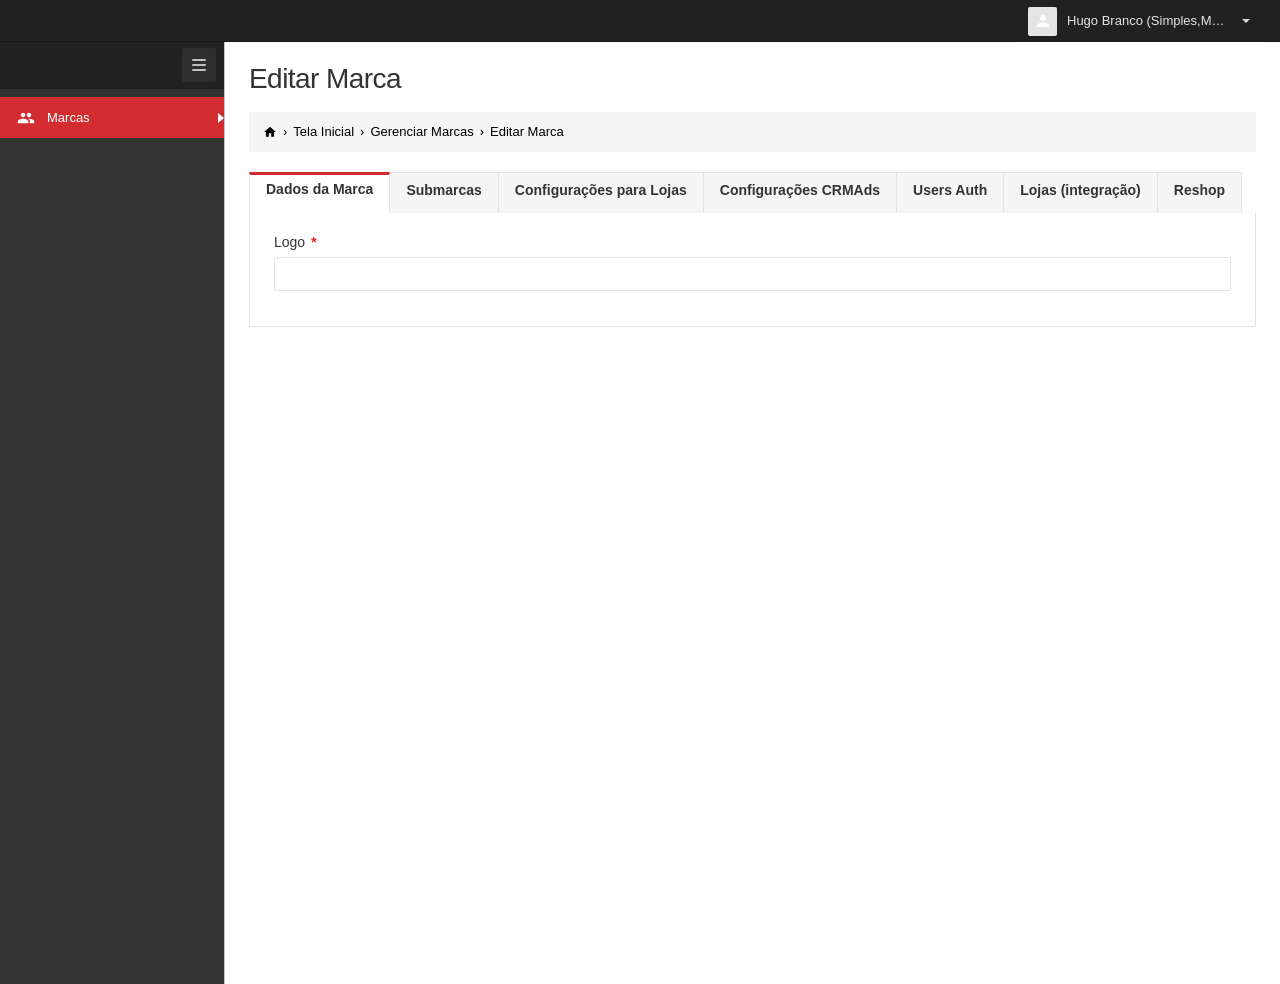
<file: prototype-brand-tabs-preview.html>
<!DOCTYPE html>
<html lang="pt-BR">
  <head>
    <meta charset="utf-8" />
    <meta name="viewport" content="width=device-width, initial-scale=1" />
    <title>Giftback Admin — protótipo (abas / nav-tabs)</title>
    <link rel="stylesheet" href="assets/css/prototype-theme.css" />
  </head>
  <body class="gb-prototype">
    <div class="header navbar navbar-fixed-top" role="banner">
      <div class="header-inner">
        <ul class="nav navbar-nav pull-right">
          <li class="dropdown user">
            <a
              class="dropdown-toggle"
              href="#"
              data-toggle="dropdown"
              aria-expanded="false"
              aria-haspopup="true"
            >
              <span class="avatar" aria-hidden="true"></span>
              <span class="username">Hugo Branco (Simples,Modulos)</span>
              <b class="caret"></b>
            </a>
          </li>
        </ul>
      </div>
    </div>

    <div class="page-container">
      <div class="page-sidebar-wrapper">
        <div class="page-sidebar navbar-collapse collapse" id="page-sidebar">
          <div class="page-sidebar-toolbar">
            <button
              type="button"
              class="sidebar-toggler"
              aria-controls="page-sidebar"
              aria-expanded="true"
              title="Recolher menu"
            >
              <span class="sidebar-toggler-icon" aria-hidden="true"></span>
              <span class="visually-hidden">Alternar menu lateral</span>
            </button>
          </div>
          <div class="slimScrollDiv">
            <ul class="page-sidebar-menu">
              <li class="start active">
                <a href="/sistema/marcas">
                  <i class="menu-item-icon" aria-hidden="true">
                    <svg xmlns="http://www.w3.org/2000/svg" width="18" height="18" viewBox="0 0 24 24" fill="currentColor">
                      <path
                        d="M16 11c1.66 0 2.99-1.34 2.99-3S17.66 5 16 5c-1.66 0-3 1.34-3 3s1.34 3 3 3zm-8 0c1.66 0 2.99-1.34 2.99-3S9.66 5 8 5C6.34 5 5 6.34 5 8s1.34 3 3 3zm0 2c-2.33 0-7 1.17-7 3.5V19h14v-2.5c0-2.33-4.67-3.5-7-3.5zm8 0c-.29 0-.62.02-.97.05 1.16.84 1.97 1.97 1.97 3.45V19h6v-2.5c0-2.33-4.67-3.5-7-3.5z"
                      />
                    </svg>
                  </i>
                  <span class="title" data-sidebar-label>Marcas</span>
                </a>
              </li>
            </ul>
          </div>
        </div>
      </div>

      <div class="page-content-wrapper">
        <div id="brand-edit-content">
          <div class="page-content">
            <h1 class="page-title">Editar Marca</h1>

            <nav class="page-breadcrumb" aria-label="Navegação em trilha">
              <a href="/sistema/dashboard" class="page-breadcrumb__home" aria-label="Início">
                <svg xmlns="http://www.w3.org/2000/svg" width="14" height="14" viewBox="0 0 24 24" fill="currentColor" aria-hidden="true">
                  <path d="M10 20v-6h4v6h5v-8h3L12 3 2 12h3v8z" />
                </svg>
              </a>
              <span class="sep">›</span>
              <a href="/sistema/dashboard">Tela Inicial</a>
              <span class="sep">›</span>
              <a href="/sistema/marcas">Gerenciar Marcas</a>
              <span class="sep">›</span>
              <span class="is-current" aria-current="page">Editar Marca</span>
            </nav>

            <div class="row profile">
              <div class="col-md-12">
                <div class="tabbable tabbable-custom tabbable-full-width">
                  <ul class="nav nav-tabs" role="tablist">
                    <li class="active" role="presentation">
                      <a
                        id="tab-dados-marca"
                        href="#tab_1_1"
                        data-toggle="tab"
                        role="tab"
                        aria-selected="true"
                        >Dados da Marca</a>
                    </li>
                    <li role="presentation">
                      <a href="#tab_1_4" data-toggle="tab" role="tab" aria-selected="false">Submarcas</a>
                    </li>
                    <li role="presentation">
                      <a href="#tab-cfg-lojas" data-toggle="tab" role="tab" aria-selected="false">Configurações para Lojas</a>
                    </li>
                    <li role="presentation">
                      <a href="#tab-cfg-ads" data-toggle="tab" role="tab" aria-selected="false">Configurações CRMAds</a>
                    </li>
                    <li role="presentation">
                      <a href="#tab-users-auth" data-toggle="tab" role="tab" aria-selected="false">Users Auth</a>
                    </li>
                    <li role="presentation">
                      <a href="#tab-lojas-int" data-toggle="tab" role="tab" aria-selected="false">Lojas (integração)</a>
                    </li>
                    <li role="presentation">
                      <a href="#tab-reshop" data-toggle="tab" role="tab" aria-selected="false">Reshop</a>
                    </li>
                  </ul>

                  <div class="tab-content">
                    <div id="tab_1_1" class="tab-pane active" role="tabpanel" aria-labelledby="tab-dados-marca">
                      <div class="form-group has-feedback">
                        <label for="brand-logo">
                          Logo
                          <span class="required" aria-hidden="true">*</span>
                        </label>
                        <input type="text" class="form-control" id="brand-logo" name="logo" autocomplete="off" />
                      </div>
                    </div>
                    <div id="tab_1_4" class="tab-pane" role="tabpanel" aria-hidden="true">
                      <p>Submarcas — conteúdo do protótipo.</p>
                    </div>
                  </div>
                </div>
              </div>
            </div>
          </div>
        </div>
      </div>
    </div>

    <script src="assets/js/prototype-sidebar.js"></script>
  </body>
</html>
</file>
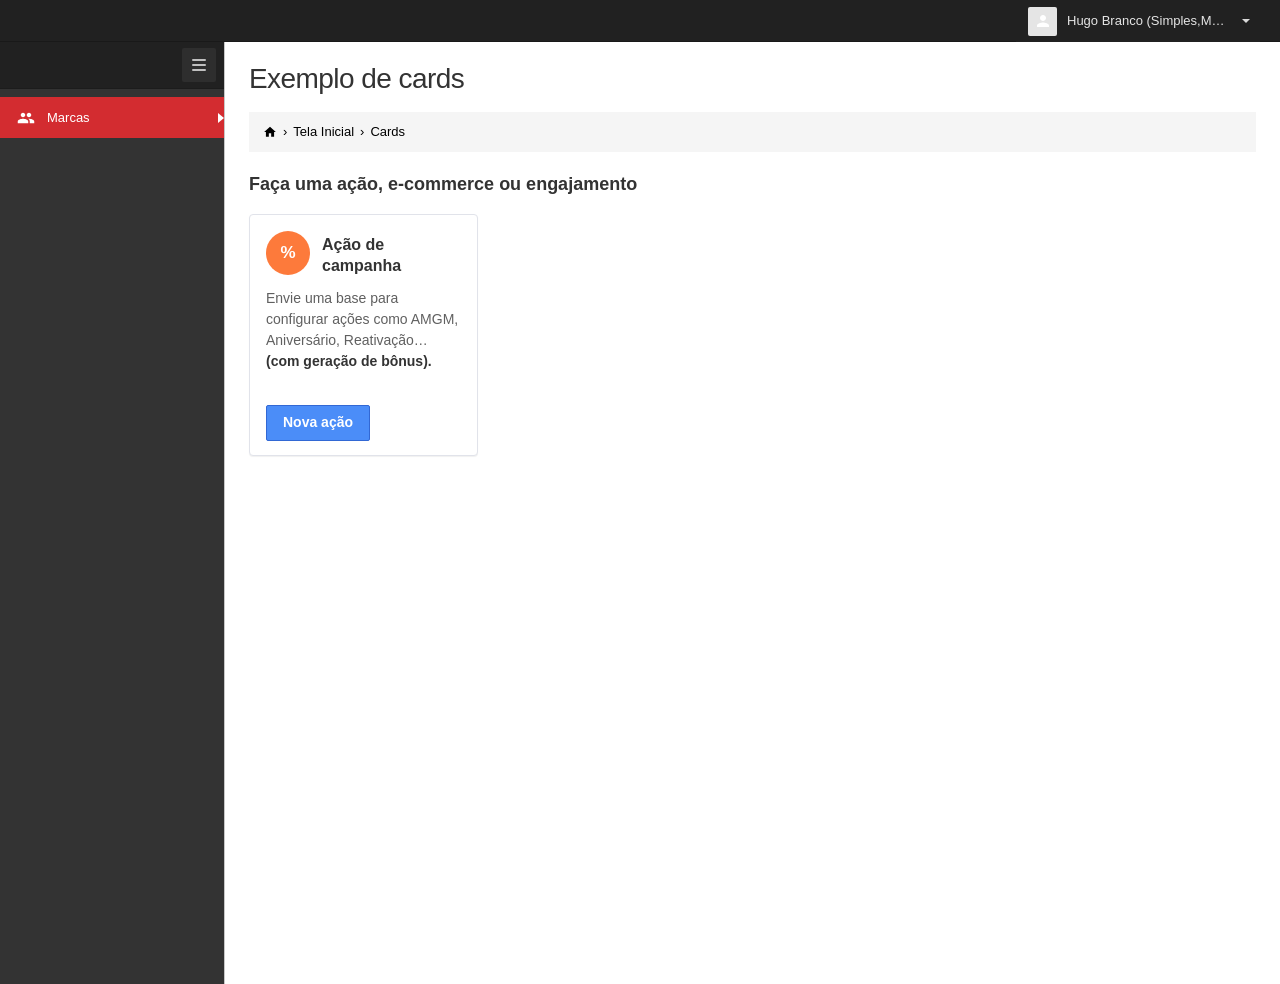
<file: prototype-cards-preview.html>
<!DOCTYPE html>
<html lang="pt-BR">
  <head>
    <meta charset="utf-8" />
    <meta name="viewport" content="width=device-width, initial-scale=1" />
    <title>Giftback Admin — protótipo (cards / CTA)</title>
    <link rel="stylesheet" href="assets/css/prototype-theme.css" />
  </head>
  <body class="gb-prototype">
    <div class="header navbar navbar-fixed-top" role="banner">
      <div class="header-inner">
        <ul class="nav navbar-nav pull-right">
          <li class="dropdown user">
            <a
              class="dropdown-toggle"
              href="#"
              data-toggle="dropdown"
              aria-expanded="false"
              aria-haspopup="true"
            >
              <span class="avatar" aria-hidden="true"></span>
              <span class="username">Hugo Branco (Simples,Modulos)</span>
              <b class="caret"></b>
            </a>
          </li>
        </ul>
      </div>
    </div>

    <div class="page-container">
      <div class="page-sidebar-wrapper">
        <div class="page-sidebar navbar-collapse collapse" id="page-sidebar">
          <div class="page-sidebar-toolbar">
            <button
              type="button"
              class="sidebar-toggler"
              aria-controls="page-sidebar"
              aria-expanded="true"
              title="Recolher menu"
            >
              <span class="sidebar-toggler-icon" aria-hidden="true"></span>
              <span class="visually-hidden">Alternar menu lateral</span>
            </button>
          </div>
          <div class="slimScrollDiv">
            <ul class="page-sidebar-menu">
              <li class="start active">
                <a href="/sistema/marcas">
                  <i class="menu-item-icon" aria-hidden="true">
                    <svg xmlns="http://www.w3.org/2000/svg" width="18" height="18" viewBox="0 0 24 24" fill="currentColor">
                      <path
                        d="M16 11c1.66 0 2.99-1.34 2.99-3S17.66 5 16 5c-1.66 0-3 1.34-3 3s1.34 3 3 3zm-8 0c1.66 0 2.99-1.34 2.99-3S9.66 5 8 5C6.34 5 5 6.34 5 8s1.34 3 3 3zm0 2c-2.33 0-7 1.17-7 3.5V19h14v-2.5c0-2.33-4.67-3.5-7-3.5zm8 0c-.29 0-.62.02-.97.05 1.16.84 1.97 1.97 1.97 3.45V19h6v-2.5c0-2.33-4.67-3.5-7-3.5z"
                      />
                    </svg>
                  </i>
                  <span class="title" data-sidebar-label>Marcas</span>
                </a>
              </li>
            </ul>
          </div>
        </div>
      </div>

      <div class="page-content-wrapper">
        <div id="cards-demo-content">
          <div class="page-content">
            <h1 class="page-title">Exemplo de cards</h1>

            <nav class="page-breadcrumb" aria-label="Navegação em trilha">
              <a href="/sistema/dashboard" class="page-breadcrumb__home" aria-label="Início">
                <svg xmlns="http://www.w3.org/2000/svg" width="14" height="14" viewBox="0 0 24 24" fill="currentColor" aria-hidden="true">
                  <path d="M10 20v-6h4v6h5v-8h3L12 3 2 12h3v8z" />
                </svg>
              </a>
              <span class="sep">›</span>
              <a href="/sistema/dashboard">Tela Inicial</a>
              <span class="sep">›</span>
              <span class="is-current" aria-current="page">Cards</span>
            </nav>

            <section class="sb-cta" aria-labelledby="sb-cta-title">
              <h2 id="sb-cta-title">Faça uma ação, e-commerce ou engajamento</h2>
              <div class="row cards">
                <div class="col-xs-12 col-sm-12 col-md-12 col-lg-3">
                  <article class="card">
                    <div class="card__head">
                      <div class="card__icon" aria-hidden="true">%</div>
                      <h3 class="card__title">Ação de campanha</h3>
                    </div>
                    <p class="card__text">
                      Envie uma base para configurar ações como AMGM, Aniversário, Reativação…
                      <strong>(com geração de bônus).</strong>
                    </p>
                    <button type="button" class="btn btn-primary card__action">Nova ação</button>
                  </article>
                </div>
              </div>
            </section>
          </div>
        </div>
      </div>
    </div>

    <script src="assets/js/prototype-sidebar.js"></script>
  </body>
</html>
</file>
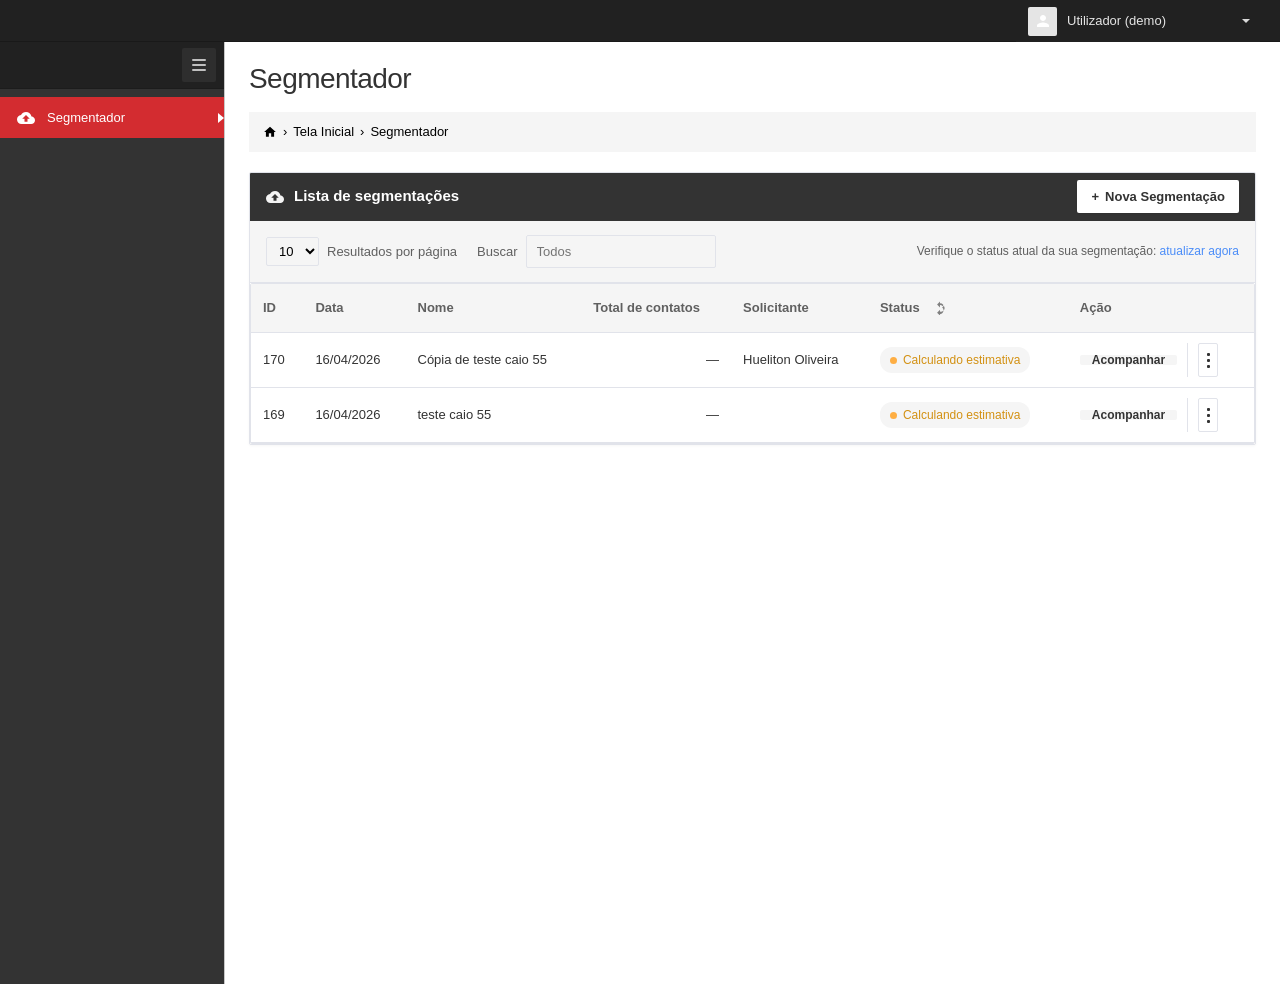
<file: prototype-crud-table-preview.html>
<!DOCTYPE html>
<html lang="pt-BR">
  <head>
    <meta charset="utf-8" />
    <meta name="viewport" content="width=device-width, initial-scale=1" />
    <title>Giftback Admin — protótipo CRUD (lista / tabela)</title>
    <link rel="stylesheet" href="assets/css/prototype-theme.css" />
  </head>
  <!--
    Exemplo autónomo de CRUD «listagem»: mesmo padrão do Segmentador no admin.
    DOM principal: #segmentation-list-content > .page-content
    Estilos: .content-panel, .content-panel__toolbar, .data-table, .btn-acompanhar, .action-dropdown
  -->
  <body class="gb-prototype">
    <div class="header navbar navbar-fixed-top" role="banner">
      <div class="header-inner">
        <ul class="nav navbar-nav pull-right">
          <li class="dropdown user">
            <a class="dropdown-toggle" href="#" aria-expanded="false" aria-haspopup="true">
              <span class="avatar" aria-hidden="true"></span>
              <span class="username">Utilizador (demo)</span>
              <b class="caret"></b>
            </a>
          </li>
        </ul>
      </div>
    </div>

    <div class="page-container">
      <div class="page-sidebar-wrapper">
        <div class="page-sidebar navbar-collapse collapse" id="page-sidebar">
          <div class="page-sidebar-toolbar">
            <button type="button" class="sidebar-toggler" aria-controls="page-sidebar" aria-expanded="true" title="Recolher menu">
              <span class="sidebar-toggler-icon" aria-hidden="true"></span>
              <span class="visually-hidden">Alternar menu lateral</span>
            </button>
          </div>
          <div class="slimScrollDiv">
            <ul class="page-sidebar-menu">
              <li class="start active">
                <a href="/sistema/segmentador">
                  <i class="menu-item-icon" aria-hidden="true">
                    <svg xmlns="http://www.w3.org/2000/svg" width="18" height="18" viewBox="0 0 24 24" fill="currentColor">
                      <path
                        d="M19.35 10.04C18.67 6.59 15.64 4 12 4 9.11 4 6.6 5.64 5.35 8.04 2.34 8.36 0 10.91 0 14c0 3.31 2.69 6 6 6h13c2.76 0 5-2.24 5-5 0-2.64-2.05-4.78-4.65-4.96zM14 13v4h-4v-4H7l5-5 5 5h-3z"
                      />
                    </svg>
                  </i>
                  <span class="title" data-sidebar-label>Segmentador</span>
                </a>
              </li>
            </ul>
          </div>
        </div>
      </div>

      <div id="segmentation-list-content">
        <div class="page-content">
          <h1 class="page-title">Segmentador</h1>

          <nav class="page-breadcrumb" aria-label="Navegação em trilha">
            <a href="/sistema/dashboard" class="page-breadcrumb__home" aria-label="Início">
              <svg xmlns="http://www.w3.org/2000/svg" width="14" height="14" viewBox="0 0 24 24" fill="currentColor" aria-hidden="true">
                <path d="M10 20v-6h4v6h5v-8h3L12 3 2 12h3v8z" />
              </svg>
            </a>
            <span class="sep">›</span>
            <a href="/sistema/dashboard">Tela Inicial</a>
            <span class="sep">›</span>
            <span class="is-current" aria-current="page">Segmentador</span>
          </nav>

          <section class="content-panel" aria-labelledby="crud-example-title">
            <header class="content-panel__head">
              <h2 id="crud-example-title" class="content-panel__title">
                <span class="content-panel__title-icon" aria-hidden="true">
                  <svg xmlns="http://www.w3.org/2000/svg" width="18" height="18" viewBox="0 0 24 24" fill="currentColor">
                    <path
                      d="M19.35 10.04C18.67 6.59 15.64 4 12 4 9.11 4 6.6 5.64 5.35 8.04 2.34 8.36 0 10.91 0 14c0 3.31 2.69 6 6 6h13c2.76 0 5-2.24 5-5 0-2.64-2.05-4.78-4.65-4.96zM14 13v4h-4v-4H7l5-5 5 5h-3z"
                    />
                  </svg>
                </span>
                Lista de segmentações
              </h2>
              <button type="button" class="btn-nova-segmentacao">
                <span aria-hidden="true">+</span> Nova Segmentação
              </button>
            </header>

            <div class="content-panel__toolbar">
              <div class="content-panel__toolbar-left">
                <div class="content-panel__field content-panel__field--page-size">
                  <select id="page-size" name="pageSize" aria-label="Itens por página">
                    <option value="10" selected>10</option>
                    <option value="25">25</option>
                    <option value="50">50</option>
                  </select>
                  <span class="content-panel__suffix">Resultados por página</span>
                </div>
                <div class="content-panel__field">
                  <label for="busca-segmentacao">Buscar</label>
                  <input id="busca-segmentacao" type="search" name="q" placeholder="Todos" autocomplete="off" />
                </div>
              </div>
              <div class="content-panel__toolbar-right">
                Verifique o status atual da sua segmentação:
                <a href="#">atualizar agora</a>
              </div>
            </div>

            <div class="content-panel__body">
              <div class="portlet box grey">
                <div class="portlet-body">
                  <div id="segmentationDataTable_wrapper">
                    <div class="row">
                      <div class="col-sm-12">
                        <table id="segmentationDataTable" class="data-table">
                          <thead>
                            <tr>
                              <th>ID</th>
                              <th>Data</th>
                              <th>Nome</th>
                              <th>Total de contatos</th>
                              <th>Solicitante</th>
                              <th>
                                <span class="th-with-icon">
                                  Status
                                  <button type="button" class="btn-icon-kebab" title="Atualizar lista" aria-label="Atualizar status">
                                    <svg xmlns="http://www.w3.org/2000/svg" width="14" height="14" viewBox="0 0 24 24" fill="currentColor">
                                      <path
                                        d="M17.65 6.35A7.958 7.958 0 0012 4V1L7 6l5 5V7c1.76 0 3.36.71 4.54 1.85l1.11-1.5zM19.73 7.27L18.62 8.78A5.991 5.991 0 0112 18v-3l-5 5 5 5v-2.09c3.45-.49 6-3.39 6-6.91 0-1.1-.25-2.14-.68-3.09l-1.59-1.65z"
                                      />
                                    </svg>
                                  </button>
                                </span>
                              </th>
                              <th>Ação</th>
                            </tr>
                          </thead>
                          <tbody>
                            <tr class="even">
                              <td>170</td>
                              <td>16/04/2026</td>
                              <td>Cópia de teste caio 55</td>
                              <td class="col-numeric">—</td>
                              <td>Hueliton Oliveira</td>
                              <td><span class="status-pill">Calculando estimativa</span></td>
                              <td>
                                <div class="data-table__action-row">
                                  <a class="btn-acompanhar" href="#">Acompanhar</a>
                                  <div class="action-dropdown">
                                    <button
                                      type="button"
                                      class="action-dropdown-toggle"
                                      onclick="toggleActionMenu(this)"
                                      aria-haspopup="true"
                                      aria-expanded="false"
                                      aria-label="Mais opções"
                                    >
                                      <span class="action-dropdown-toggle__icon" aria-hidden="true">
                                        <span class="action-dropdown-toggle__dot"></span>
                                        <span class="action-dropdown-toggle__dot"></span>
                                        <span class="action-dropdown-toggle__dot"></span>
                                      </span>
                                    </button>
                                    <div class="action-dropdown-menu" role="menu" aria-hidden="true">
                                      <button type="button" class="action-dropdown-menu__item" role="menuitem">
                                        <span class="action-dropdown-menu__icon" aria-hidden="true">
                                          <svg xmlns="http://www.w3.org/2000/svg" viewBox="0 0 24 24" fill="currentColor">
                                            <path
                                              d="M12 4.5C7 4.5 2.73 7.61 1 12c1.73 4.39 6 7.5 11 7.5s9.27-3.11 11-7.5c-1.73-4.39-6-7.5-11-7.5zM12 17c-2.76 0-5-2.24-5-5s2.24-5 5-5 5 2.24 5 5-2.24 5-5 5zm0-8c-1.66 0-3 1.34-3 3s1.34 3 3 3 3-1.34 3-3-1.34-3-3-3z"
                                            />
                                          </svg>
                                        </span>
                                        Ver detalhes
                                      </button>
                                      <button type="button" class="action-dropdown-menu__item" role="menuitem">
                                        <span class="action-dropdown-menu__icon" aria-hidden="true">
                                          <svg xmlns="http://www.w3.org/2000/svg" viewBox="0 0 24 24" fill="currentColor">
                                            <path
                                              d="M16 1H4c-1.1 0-2 .9-2 2v14h2V3h12V1zm3 4H8c-1.1 0-2 .9-2 2v14c0 1.1.9 2 2 2h11c1.1 0 2-.9 2-2V7c0-1.1-.9-2-2-2zm0 16H8V7h11v14z"
                                            />
                                          </svg>
                                        </span>
                                        Copiar segmentação
                                      </button>
                                    </div>
                                  </div>
                                </div>
                              </td>
                            </tr>
                            <tr class="odd">
                              <td>169</td>
                              <td>16/04/2026</td>
                              <td>teste caio 55</td>
                              <td class="col-numeric">—</td>
                              <td></td>
                              <td><span class="status-pill">Calculando estimativa</span></td>
                              <td>
                                <div class="data-table__action-row">
                                  <a class="btn-acompanhar" href="#">Acompanhar</a>
                                  <div class="action-dropdown">
                                    <button
                                      type="button"
                                      class="action-dropdown-toggle"
                                      onclick="toggleActionMenu(this)"
                                      aria-haspopup="true"
                                      aria-expanded="false"
                                      aria-label="Mais opções"
                                    >
                                      <span class="action-dropdown-toggle__icon" aria-hidden="true">
                                        <span class="action-dropdown-toggle__dot"></span>
                                        <span class="action-dropdown-toggle__dot"></span>
                                        <span class="action-dropdown-toggle__dot"></span>
                                      </span>
                                    </button>
                                    <div class="action-dropdown-menu" role="menu" aria-hidden="true">
                                      <button type="button" class="action-dropdown-menu__item" role="menuitem">
                                        <span class="action-dropdown-menu__icon" aria-hidden="true">
                                          <svg xmlns="http://www.w3.org/2000/svg" viewBox="0 0 24 24" fill="currentColor">
                                            <path
                                              d="M12 4.5C7 4.5 2.73 7.61 1 12c1.73 4.39 6 7.5 11 7.5s9.27-3.11 11-7.5c-1.73-4.39-6-7.5-11-7.5zM12 17c-2.76 0-5-2.24-5-5s2.24-5 5-5 5 2.24 5 5-2.24 5-5 5zm0-8c-1.66 0-3 1.34-3 3s1.34 3 3 3 3-1.34 3-3-1.34-3-3-3z"
                                            />
                                          </svg>
                                        </span>
                                        Ver detalhes
                                      </button>
                                      <button type="button" class="action-dropdown-menu__item" role="menuitem">
                                        <span class="action-dropdown-menu__icon" aria-hidden="true">
                                          <svg xmlns="http://www.w3.org/2000/svg" viewBox="0 0 24 24" fill="currentColor">
                                            <path
                                              d="M16 1H4c-1.1 0-2 .9-2 2v14h2V3h12V1zm3 4H8c-1.1 0-2 .9-2 2v14c0 1.1.9 2 2 2h11c1.1 0 2-.9 2-2V7c0-1.1-.9-2-2-2zm0 16H8V7h11v14z"
                                            />
                                          </svg>
                                        </span>
                                        Copiar segmentação
                                      </button>
                                    </div>
                                  </div>
                                </div>
                              </td>
                            </tr>
                          </tbody>
                        </table>
                      </div>
                    </div>
                  </div>
                </div>
              </div>
            </div>
          </section>
        </div>
      </div>
    </div>

    <script>
      function toggleActionMenu(btn) {
        var wrap = btn.closest(".action-dropdown");
        if (!wrap) return;
        var menu = wrap.querySelector(".action-dropdown-menu");
        if (!menu) return;
        var willOpen = !menu.classList.contains("show");

        document.querySelectorAll(".action-dropdown-menu.show").forEach(function (m) {
          if (m !== menu) {
            m.classList.remove("show");
            m.setAttribute("aria-hidden", "true");
            var w = m.closest(".action-dropdown");
            var b = w && w.querySelector(".action-dropdown-toggle");
            if (b) b.setAttribute("aria-expanded", "false");
          }
        });

        if (willOpen) {
          menu.classList.add("show");
          menu.setAttribute("aria-hidden", "false");
          btn.setAttribute("aria-expanded", "true");
        } else {
          menu.classList.remove("show");
          menu.setAttribute("aria-hidden", "true");
          btn.setAttribute("aria-expanded", "false");
        }
      }

      document.addEventListener("click", function (e) {
        var inDropdown = e.target.closest(".action-dropdown");
        if (inDropdown) {
          if (e.target.closest(".action-dropdown-menu__item")) {
            var menu = inDropdown.querySelector(".action-dropdown-menu");
            if (menu) {
              menu.classList.remove("show");
              menu.setAttribute("aria-hidden", "true");
              var t = inDropdown.querySelector(".action-dropdown-toggle");
              if (t) t.setAttribute("aria-expanded", "false");
            }
          }
          return;
        }
        document.querySelectorAll(".action-dropdown-menu.show").forEach(function (menu) {
          menu.classList.remove("show");
          menu.setAttribute("aria-hidden", "true");
          var w = menu.closest(".action-dropdown");
          var b = w && w.querySelector(".action-dropdown-toggle");
          if (b) b.setAttribute("aria-expanded", "false");
        });
      });

      document.addEventListener("keydown", function (e) {
        if (e.key !== "Escape") return;
        document.querySelectorAll(".action-dropdown-menu.show").forEach(function (menu) {
          menu.classList.remove("show");
          menu.setAttribute("aria-hidden", "true");
          var w = menu.closest(".action-dropdown");
          var b = w && w.querySelector(".action-dropdown-toggle");
          if (b) b.setAttribute("aria-expanded", "false");
        });
      });
    </script>
    <script src="assets/js/prototype-sidebar.js"></script>
  </body>
</html>
</file>
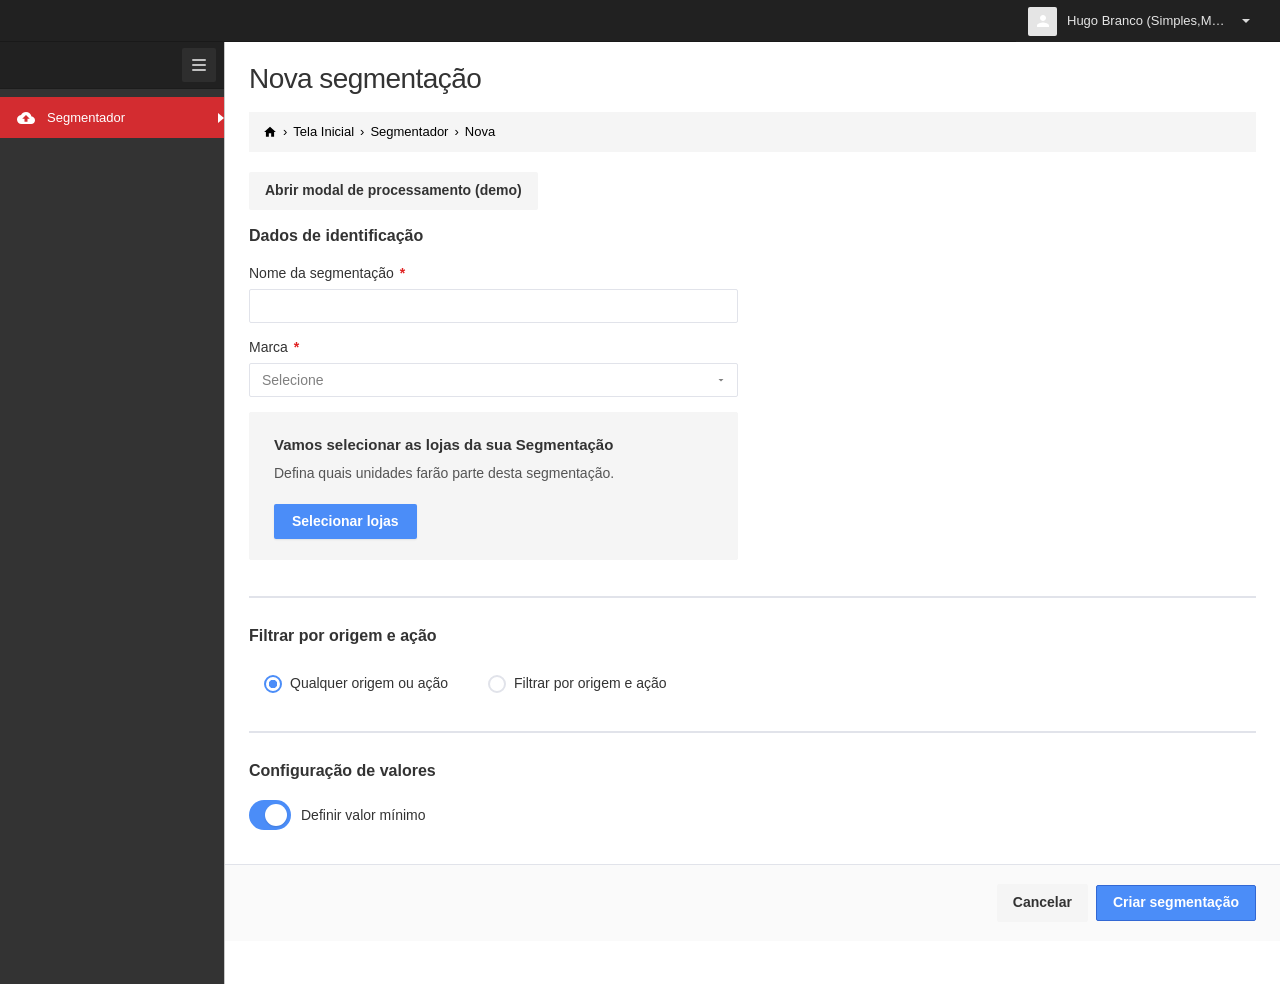
<file: prototype-form-preview.html>
<!DOCTYPE html>
<html lang="pt-BR">
  <head>
    <meta charset="utf-8" />
    <meta name="viewport" content="width=device-width, initial-scale=1" />
    <title>Giftback Admin — protótipo (formulário / inputs)</title>
    <link rel="stylesheet" href="assets/css/prototype-theme.css" />
  </head>
  <body class="gb-prototype">
    <div class="header navbar navbar-fixed-top" role="banner">
      <div class="header-inner">
        <ul class="nav navbar-nav pull-right">
          <li class="dropdown user">
            <a class="dropdown-toggle" href="#" data-toggle="dropdown" aria-expanded="false" aria-haspopup="true">
              <span class="avatar" aria-hidden="true"></span>
              <span class="username">Hugo Branco (Simples,Modulos)</span>
              <b class="caret"></b>
            </a>
          </li>
        </ul>
      </div>
    </div>

    <div class="page-container">
      <div class="page-sidebar-wrapper">
        <div class="page-sidebar navbar-collapse collapse" id="page-sidebar">
          <div class="page-sidebar-toolbar">
            <button type="button" class="sidebar-toggler" aria-controls="page-sidebar" aria-expanded="true" title="Recolher menu">
              <span class="sidebar-toggler-icon" aria-hidden="true"></span>
              <span class="visually-hidden">Alternar menu lateral</span>
            </button>
          </div>
          <div class="slimScrollDiv">
            <ul class="page-sidebar-menu">
              <li class="start active">
                <a href="/sistema/segmentador">
                  <i class="menu-item-icon" aria-hidden="true">
                    <svg xmlns="http://www.w3.org/2000/svg" width="18" height="18" viewBox="0 0 24 24" fill="currentColor">
                      <path
                        d="M19.35 10.04C18.67 6.59 15.64 4 12 4 9.11 4 6.6 5.64 5.35 8.04 2.34 8.36 0 10.91 0 14c0 3.31 2.69 6 6 6h13c2.76 0 5-2.24 5-5 0-2.64-2.05-4.78-4.65-4.96zM14 13v4h-4v-4H7l5-5 5 5h-3z"
                      />
                    </svg>
                  </i>
                  <span class="title" data-sidebar-label>Segmentador</span>
                </a>
              </li>
            </ul>
          </div>
        </div>
      </div>

      <div id="segmentation-add-content">
        <div class="page-content">
          <h1 class="page-title">Nova segmentação</h1>

          <nav class="page-breadcrumb" aria-label="Navegação em trilha">
            <a href="/sistema/dashboard" class="page-breadcrumb__home" aria-label="Início">
              <svg xmlns="http://www.w3.org/2000/svg" width="14" height="14" viewBox="0 0 24 24" fill="currentColor" aria-hidden="true">
                <path d="M10 20v-6h4v6h5v-8h3L12 3 2 12h3v8z" />
              </svg>
            </a>
            <span class="sep">›</span>
            <a href="/sistema/dashboard">Tela Inicial</a>
            <span class="sep">›</span>
            <a href="/sistema/segmentador">Segmentador</a>
            <span class="sep">›</span>
            <span class="is-current" aria-current="page">Nova</span>
          </nav>

          <p class="prototype-processing-demo">
            <button
              type="button"
              class="btn btn-default btn-sm"
              id="btn-open-processing-modal"
              aria-haspopup="dialog"
              aria-controls="segmentationProcessingModal"
            >
              Abrir modal de processamento (demo)
            </button>
          </p>

          <form id="SegmentationForm" action="#" method="post">
            <section id="identification-section">
              <h2 class="form-section-title">Dados de identificação</h2>
              <div class="row">
                <div class="col-xs-6">
                  <div class="form-group has-feedback">
                    <label for="segmentation-name">
                      Nome da segmentação
                      <span class="required" aria-hidden="true">*</span>
                    </label>
                    <input
                      type="text"
                      class="form-control"
                      id="segmentation-name"
                      name="name"
                      autocomplete="off"
                      required
                    />
                  </div>
                </div>
              </div>
              <div class="row">
                <div class="col-xs-6">
                  <div class="form-group has-feedback">
                    <label for="marca">
                      Marca
                      <span class="required" aria-hidden="true">*</span>
                    </label>
                    <select id="marca" class="form-control" name="marca" required>
                      <option value="" disabled selected>Selecione</option>
                      <option value="adilsontestes">Adilsontestes</option>
                      <option value="allos">Allos</option>
                      <option value="arezzo-teste">Arezzo - Teste</option>
                      <option value="arezzo-ads">AREZZO ADS</option>
                      <option value="authentic-feet">AUTHENTIC FEET</option>
                      <option value="autobem">AUTOBEM</option>
                      <option value="azul">Azul Linhas Aéreas</option>
                      <option value="blueman">BLUEMAN</option>
                      <option value="bruna-tavares">Bruna Tavares</option>
                      <option value="bycoders">Bycoders</option>
                      <option value="cea">C&amp;A</option>
                      <option value="carmen-steffens">Carmen Steffens</option>
                      <option value="chilli-beans">CHILLI BEANS</option>
                      <option value="dior">Christian Dior</option>
                      <option value="ci">Ci</option>
                    </select>
                  </div>
                </div>
              </div>
              <div class="row">
                <div class="col-xs-6">
                  <div id="container_modal_select_stores_segmentation">
                    <div
                      id="select_stores_button_container_initial"
                      class="select_stores_button_container initial-state"
                    >
                      <h3>Vamos selecionar as lojas da sua Segmentação</h3>
                      <p>Defina quais unidades farão parte desta segmentação.</p>
                      <button
                        type="button"
                        class="btn-select-stores"
                        id="btn-open-modal-stores"
                        aria-haspopup="dialog"
                        aria-controls="modal_custom_segmentation"
                      >
                        Selecionar lojas
                      </button>
                    </div>

                    <div
                      id="modal_custom_segmentation"
                      class="modal fade"
                      tabindex="-1"
                      role="dialog"
                      aria-labelledby="modalSelectStoresTitle"
                      aria-hidden="true"
                    >
                      <div class="modal-dialog modal-lg" role="document">
                        <div class="modal-content">
                          <div class="modal-header">
                            <button
                              type="button"
                              class="close"
                              data-dismiss="modal"
                              aria-label="Fechar"
                            >
                              <span aria-hidden="true">&times;</span>
                            </button>
                            <h4 class="modal-title" id="modalSelectStoresTitle">Selecionar lojas</h4>
                            <p class="modal-subtitle">
                              Você pode selecionar as lojas pela busca ou filtrar do agrupamento do master.
                            </p>
                          </div>
                          <div class="modal-body">
                            <div class="modal-stores-toolbar">
                              <div class="modal-stores-search">
                                <span class="modal-stores-search__icon" aria-hidden="true">
                                  <svg xmlns="http://www.w3.org/2000/svg" width="16" height="16" viewBox="0 0 24 24" fill="currentColor">
                                    <path
                                      d="M15.5 14h-.79l-.28-.27A6.471 6.471 0 0016 9.5 6.5 6.5 0 109.5 16c1.61 0 3.09-.59 4.23-1.57l.27.28v.79l5 4.99L20.49 19l-4.99-5zm-6 0C7.01 14 5 11.99 5 9.5S7.01 5 9.5 5 14 7.01 14 9.5 11.99 14 9.5 14z"
                                    />
                                  </svg>
                                </span>
                                <input
                                  type="search"
                                  class="form-control"
                                  id="modal-stores-search"
                                  placeholder="Buscar lojas"
                                  autocomplete="off"
                                />
                              </div>
                              <div class="modal-stores-filter">
                                <label class="modal-stores-filter__label" for="modal-filter-master">Filtrar do Master</label>
                                <select class="form-control" id="modal-filter-master" name="filterMaster">
                                  <option value="">Selecione</option>
                                  <option value="grp1">Agrupamento exemplo</option>
                                </select>
                              </div>
                            </div>
                            <p class="modal-stores-count" id="modal-stores-selection-count">0 lojas selecionadas</p>
                            <div class="portlet box">
                              <div class="portlet-body">
                                <div id="table_custom_segmentation_wrapper">
                                  <div class="row">
                                    <div class="col-sm-12 table-body">
                                      <div class="modal-stores-table-wrap">
                                        <table id="table_custom_segmentation" class="modal-stores-table">
                                          <thead>
                                            <tr>
                                              <th>
                                                <span class="th-name">
                                                  Nome
                                                  <button
                                                    type="button"
                                                    class="btn-sort"
                                                    title="Ordenar"
                                                    aria-label="Ordenar por nome"
                                                  >
                                                    ⇅
                                                  </button>
                                                </span>
                                              </th>
                                              <th class="col-check">
                                                <div class="container-checkbox_actions_segmentation">
                                                  <input
                                                    type="checkbox"
                                                    class="checkbox checkbox--rounded"
                                                    id="modal-select-all-stores"
                                                    aria-label="Selecionar todos"
                                                  />
                                                </div>
                                              </th>
                                            </tr>
                                          </thead>
                                          <tbody>
                                            <tr class="odd">
                                              <td>Lumina Tech - Unidade 01</td>
                                              <td>
                                                <div class="container-checkbox_actions_segmentation">
                                                  <input
                                                    type="checkbox"
                                                    class="checkbox"
                                                    name="store"
                                                    value="1"
                                                    data-customer-id="101714"
                                                    aria-label="Lumina Tech - Unidade 01"
                                                  />
                                                </div>
                                              </td>
                                            </tr>
                                            <tr class="even">
                                              <td>Lumina Tech Alphaville</td>
                                              <td>
                                                <div class="container-checkbox_actions_segmentation">
                                                  <input
                                                    type="checkbox"
                                                    class="checkbox"
                                                    name="store"
                                                    value="2"
                                                    data-customer-id="101715"
                                                    aria-label="Lumina Tech Alphaville"
                                                  />
                                                </div>
                                              </td>
                                            </tr>
                                            <tr class="odd">
                                              <td>Lumina Tech Bauru</td>
                                              <td>
                                                <div class="container-checkbox_actions_segmentation">
                                                  <input
                                                    type="checkbox"
                                                    class="checkbox"
                                                    name="store"
                                                    value="3"
                                                    data-customer-id="101716"
                                                    aria-label="Lumina Tech Bauru"
                                                  />
                                                </div>
                                              </td>
                                            </tr>
                                            <tr class="even">
                                              <td>Lumina Tech Brooklin</td>
                                              <td>
                                                <div class="container-checkbox_actions_segmentation">
                                                  <input
                                                    type="checkbox"
                                                    class="checkbox"
                                                    name="store"
                                                    value="4"
                                                    data-customer-id="101717"
                                                    aria-label="Lumina Tech Brooklin"
                                                  />
                                                </div>
                                              </td>
                                            </tr>
                                            <tr class="odd">
                                              <td>Lumina Tech Diadema</td>
                                              <td>
                                                <div class="container-checkbox_actions_segmentation">
                                                  <input
                                                    type="checkbox"
                                                    class="checkbox"
                                                    name="store"
                                                    value="5"
                                                    data-customer-id="101718"
                                                    aria-label="Lumina Tech Diadema"
                                                  />
                                                </div>
                                              </td>
                                            </tr>
                                            <tr class="even">
                                              <td>Lumina Tech Guarulhos</td>
                                              <td>
                                                <div class="container-checkbox_actions_segmentation">
                                                  <input
                                                    type="checkbox"
                                                    class="checkbox"
                                                    name="store"
                                                    value="6"
                                                    data-customer-id="101719"
                                                    aria-label="Lumina Tech Guarulhos"
                                                  />
                                                </div>
                                              </td>
                                            </tr>
                                          </tbody>
                                        </table>
                                      </div>
                                    </div>
                                  </div>
                                </div>
                              </div>
                            </div>
                          </div>
                          <div class="modal-footer">
                            <div class="row">
                              <div class="col-sm-12 text-right p-0">
                                <button
                                  type="button"
                                  class="btn btn-default"
                                  id="cancel_stores_button"
                                  data-dismiss="modal"
                                >
                                  Cancelar
                                </button>
                                <button
                                  type="button"
                                  class="btn btn-primary"
                                  id="save_stores_button"
                                  data-dismiss="modal"
                                >
                                  Salvar
                                </button>
                              </div>
                            </div>
                          </div>
                        </div>
                      </div>
                    </div>
                  </div>
                </div>
              </div>
            </section>

            <hr aria-hidden="true" />

            <section id="filter-origin-action-section">
              <h2 class="form-section-title" id="filter-origin-action-heading">
                Filtrar por origem e ação
              </h2>
              <div class="row filter-origin-action-row">
                <div class="col-xs-12">
                  <div
                    class="radio-inline-group"
                    role="radiogroup"
                    aria-labelledby="filter-origin-action-heading"
                  >
                    <label class="radio-inline">
                      <input
                        type="radio"
                        name="filter_origin_action"
                        value="any"
                        class="radio"
                        checked
                      />
                      Qualquer origem ou ação
                    </label>
                    <label class="radio-inline">
                      <input
                        type="radio"
                        name="filter_origin_action"
                        value="filter"
                        class="radio"
                      />
                      Filtrar por origem e ação
                    </label>
                  </div>
                </div>
              </div>
            </section>

            <hr aria-hidden="true" />

            <section id="values-configuration-section">
              <h2 class="form-section-title">Configuração de valores</h2>
              <div class="row">
                <div class="col-xs-8 col-sm-8 col-md-9">
                  <div class="toggle-container">
                    <label class="custom-toggle" for="toggle-define-min-example">
                      <input
                        type="checkbox"
                        id="toggle-define-min-example"
                        class="custom-toggle__input"
                        role="switch"
                        checked
                        aria-checked="true"
                      />
                    </label>
                    <label class="toggle-container__label" for="toggle-define-min-example">
                      Definir valor mínimo
                    </label>
                  </div>
                </div>
              </div>
            </section>

            <div class="form-actions right">
              <button type="button" class="btn btn-default">Cancelar</button>
              <button type="submit" class="btn btn-primary">Criar segmentação</button>
            </div>
          </form>
        </div>
      </div>
    </div>

    <div
      id="segmentationProcessingModal"
      class="modal fade"
      tabindex="-1"
      role="dialog"
      aria-labelledby="segmentationProcessingTitle"
      aria-hidden="true"
    >
      <div class="modal-dialog modal-lg" role="document">
        <div class="modal-content">
          <div class="modal-header">
            <button type="button" class="close" data-dismiss="modal" aria-label="Fechar">
              <span aria-hidden="true">&times;</span>
            </button>
            <h4 class="modal-title" id="segmentationProcessingTitle">Processamento da segmentação</h4>
            <p class="modal-subtitle">Acompanhe as etapas até a conclusão.</p>
          </div>
          <div class="modal-body">
            <div class="segmentation-modal-details">
              <dl class="segmentation-modal-details__grid">
                <div class="segmentation-modal-details__pair">
                  <dt class="segmentation-modal-details__label">Marca</dt>
                  <dd class="segmentation-modal-details__value">Adilsontestes</dd>
                </div>
                <div class="segmentation-modal-details__pair">
                  <dt class="segmentation-modal-details__label">Quantidade de lojas</dt>
                  <dd class="segmentation-modal-details__value">16</dd>
                </div>
                <div class="segmentation-modal-details__pair">
                  <dt class="segmentation-modal-details__label">Bônus</dt>
                  <dd class="segmentation-modal-details__value">Vencido</dd>
                </div>
                <div class="segmentation-modal-details__pair">
                  <dt class="segmentation-modal-details__label">Data de vencimento do bônus</dt>
                  <dd class="segmentation-modal-details__value">05/04/2026 até 12/04/2026</dd>
                </div>
                <div class="segmentation-modal-details__pair">
                  <dt class="segmentation-modal-details__label">Valor mín do bônus</dt>
                  <dd class="segmentation-modal-details__value">R$ 100,00</dd>
                </div>
                <div class="segmentation-modal-details__pair">
                  <dt class="segmentation-modal-details__label">Valor máx do bônus</dt>
                  <dd class="segmentation-modal-details__value">-</dd>
                </div>
              </dl>
            </div>
            <p class="segmentation-modal-details__footer">
              <a href="#" class="segmentation-modal-details__more">Ver mais detalhes</a>
            </p>

            <div class="segmentation-flow-vertical" data-current-step="0">
              <div class="segmentation-flow-vertical__item is-active" data-step="0" aria-current="step">
                <span class="segmentation-flow-vertical__dot" aria-hidden="true"></span>
                <div class="segmentation-flow-vertical__body">
                  <strong class="segmentation-flow-vertical__title">Calculando estimativa</strong>
                  <p class="segmentation-flow-vertical__desc">
                    Calculando a quantidade estimada de contatos para a segmentação.
                  </p>
                </div>
              </div>
              <div class="segmentation-flow-vertical__item is-pending" data-step="1">
                <span class="segmentation-flow-vertical__dot" aria-hidden="true"></span>
                <div class="segmentation-flow-vertical__body">
                  <strong class="segmentation-flow-vertical__title">Pronto para processar</strong>
                </div>
              </div>
              <div class="segmentation-flow-vertical__item is-pending" data-step="2">
                <span class="segmentation-flow-vertical__dot" aria-hidden="true"></span>
                <div class="segmentation-flow-vertical__body">
                  <strong class="segmentation-flow-vertical__title">Processando</strong>
                </div>
              </div>
              <div class="segmentation-flow-vertical__item is-pending" data-step="3">
                <span class="segmentation-flow-vertical__dot" aria-hidden="true"></span>
                <div class="segmentation-flow-vertical__body">
                  <strong class="segmentation-flow-vertical__title">Concluído</strong>
                </div>
              </div>
            </div>
          </div>
        </div>
      </div>
    </div>

    <div id="modal-stores-backdrop" class="modal-backdrop fade" aria-hidden="true"></div>

    <script src="assets/js/prototype-sidebar.js"></script>
    <script src="assets/js/prototype-modal-stores.js"></script>
  </body>
</html>
</file>
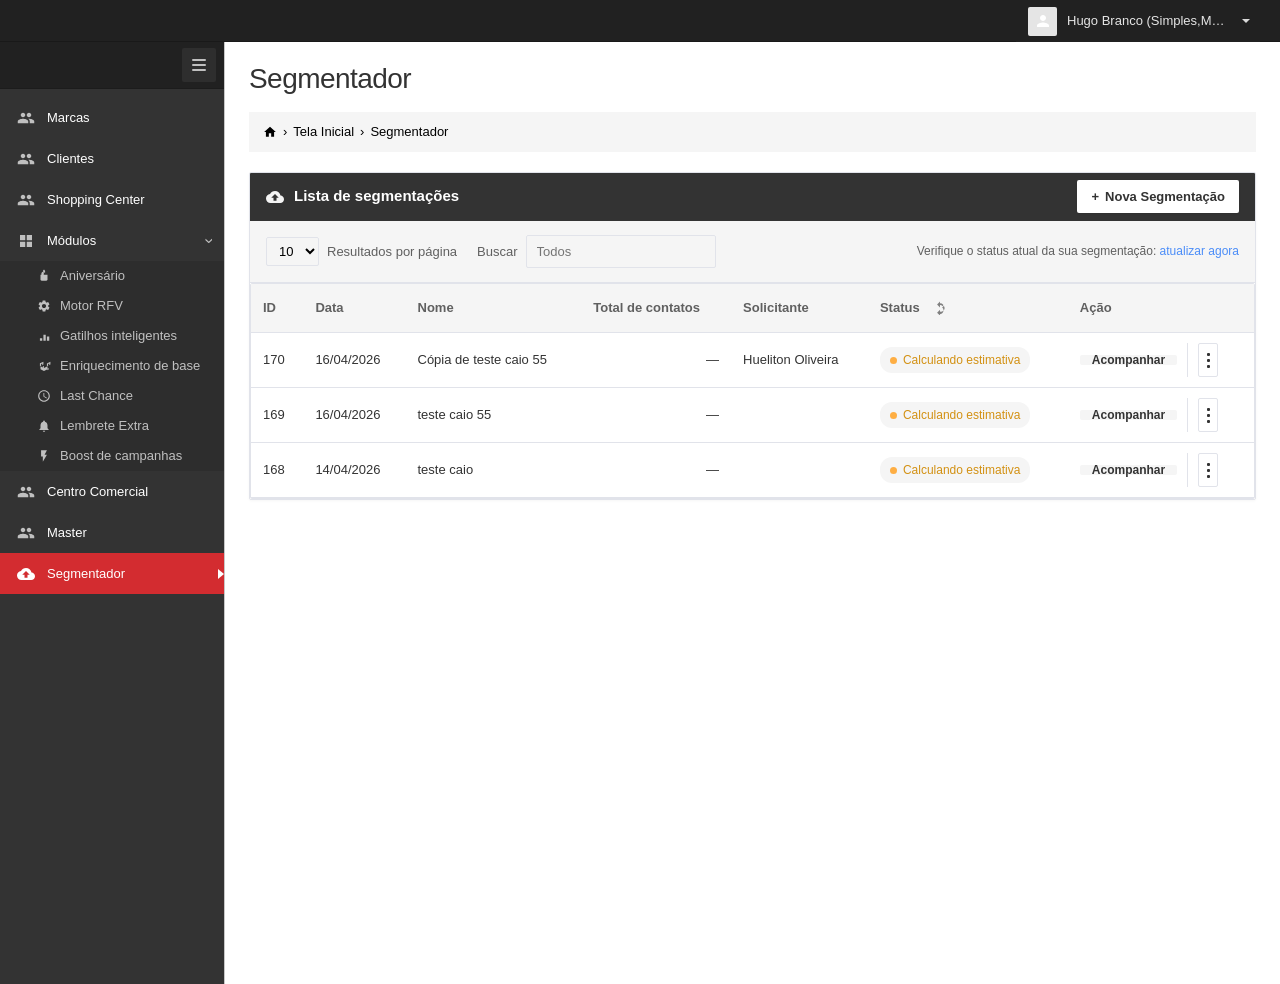
<file: prototype-preview.html>
<!DOCTYPE html>
<html lang="pt-BR">
  <head>
    <meta charset="utf-8" />
    <meta name="viewport" content="width=device-width, initial-scale=1" />
    <title>Giftback Admin — protótipo (menu simples)</title>
    <link rel="stylesheet" href="assets/css/prototype-theme.css" />
  </head>
  <body class="gb-prototype">
    <div class="header navbar navbar-fixed-top" role="banner">
      <div class="header-inner">
        <ul class="nav navbar-nav pull-right">
          <li class="dropdown user">
            <a
              class="dropdown-toggle"
              href="#"
              data-toggle="dropdown"
              aria-expanded="false"
              aria-haspopup="true"
            >
              <span class="avatar" aria-hidden="true"></span>
              <span class="username">Hugo Branco (Simples,Modulos)</span>
              <b class="caret"></b>
            </a>
          </li>
        </ul>
      </div>
    </div>

    <div class="page-container">
      <div class="page-sidebar-wrapper">
        <div class="page-sidebar navbar-collapse collapse" id="page-sidebar">
          <div class="page-sidebar-toolbar">
            <button
              type="button"
              class="sidebar-toggler"
              aria-controls="page-sidebar"
              aria-expanded="true"
              title="Recolher menu"
            >
              <span class="sidebar-toggler-icon" aria-hidden="true"></span>
              <span class="visually-hidden">Alternar menu lateral</span>
            </button>
          </div>
          <div class="slimScrollDiv">
            <ul class="page-sidebar-menu">
              <li class="start">
                <a href="/sistema/marcas">
                  <i class="menu-item-icon" aria-hidden="true">
                    <svg xmlns="http://www.w3.org/2000/svg" width="18" height="18" viewBox="0 0 24 24" fill="currentColor">
                      <path
                        d="M16 11c1.66 0 2.99-1.34 2.99-3S17.66 5 16 5c-1.66 0-3 1.34-3 3s1.34 3 3 3zm-8 0c1.66 0 2.99-1.34 2.99-3S9.66 5 8 5C6.34 5 5 6.34 5 8s1.34 3 3 3zm0 2c-2.33 0-7 1.17-7 3.5V19h14v-2.5c0-2.33-4.67-3.5-7-3.5zm8 0c-.29 0-.62.02-.97.05 1.16.84 1.97 1.97 1.97 3.45V19h6v-2.5c0-2.33-4.67-3.5-7-3.5z"
                      />
                    </svg>
                  </i>
                  <span class="title" data-sidebar-label>Marcas</span>
                </a>
              </li>
              <li class="start">
                <a href="/sistema/clientes">
                  <i class="menu-item-icon" aria-hidden="true">
                    <svg xmlns="http://www.w3.org/2000/svg" width="18" height="18" viewBox="0 0 24 24" fill="currentColor">
                      <path
                        d="M16 11c1.66 0 2.99-1.34 2.99-3S17.66 5 16 5c-1.66 0-3 1.34-3 3s1.34 3 3 3zm-8 0c1.66 0 2.99-1.34 2.99-3S9.66 5 8 5C6.34 5 5 6.34 5 8s1.34 3 3 3zm0 2c-2.33 0-7 1.17-7 3.5V19h14v-2.5c0-2.33-4.67-3.5-7-3.5zm8 0c-.29 0-.62.02-.97.05 1.16.84 1.97 1.97 1.97 3.45V19h6v-2.5c0-2.33-4.67-3.5-7-3.5z"
                      />
                    </svg>
                  </i>
                  <span class="title" data-sidebar-label>Clientes</span>
                </a>
              </li>
              <li class="start">
                <a href="/sistema/shopping-center">
                  <i class="menu-item-icon" aria-hidden="true">
                    <svg xmlns="http://www.w3.org/2000/svg" width="18" height="18" viewBox="0 0 24 24" fill="currentColor">
                      <path
                        d="M16 11c1.66 0 2.99-1.34 2.99-3S17.66 5 16 5c-1.66 0-3 1.34-3 3s1.34 3 3 3zm-8 0c1.66 0 2.99-1.34 2.99-3S9.66 5 8 5C6.34 5 5 6.34 5 8s1.34 3 3 3zm0 2c-2.33 0-7 1.17-7 3.5V19h14v-2.5c0-2.33-4.67-3.5-7-3.5zm8 0c-.29 0-.62.02-.97.05 1.16.84 1.97 1.97 1.97 3.45V19h6v-2.5c0-2.33-4.67-3.5-7-3.5z"
                      />
                    </svg>
                  </i>
                  <span class="title" data-sidebar-label>Shopping Center</span>
                </a>
              </li>
              <!-- DOM: li.start.open — submenu visível; .active = rota/pai destacado -->
              <li class="start open">
                <a href="/sistema/modulos" class="nav-toggle" aria-expanded="true" aria-haspopup="true">
                  <i class="menu-item-icon" aria-hidden="true">
                    <svg xmlns="http://www.w3.org/2000/svg" width="18" height="18" viewBox="0 0 24 24" fill="currentColor">
                      <path d="M4 4h7v7H4V4zm9 0h7v7h-7V4zM4 13h7v7H4v-7zm9 0h7v7h-7v-7z" />
                    </svg>
                  </i>
                  <span class="title" data-sidebar-label>Módulos</span>
                  <span class="submenu-arrow menu-item-has-arrow" aria-hidden="true"></span>
                </a>
                <ul class="sub-menu">
                  <li>
                    <a href="/sistema/birthday">
                      <span class="sub-menu-icon" aria-hidden="true">
                        <svg xmlns="http://www.w3.org/2000/svg" viewBox="0 0 24 24" fill="currentColor">
                          <path
                            d="M12 6c1.11 0 2-.9 2-2 0-.53-.2-1-.58-1.41C12.89 2.11 12.5 1.54 12 1c-.5.54-.89 1.11-1.42 1.41-.38.41-.58.88-.58 1.41 0 1.1.9 2 2 2zm4.5 4H18v8c0 1.1-.9 2-2 2h-8c-1.1 0-2-.9-2-2v-8h1.5v-2c0-1.93 1.57-3.5 3.5-3.5s3.5 1.57 3.5 3.5v2zm-2 0v-2c0-.83-.67-1.5-1.5-1.5s-1.5.67-1.5 1.5v2h3z"
                          />
                        </svg>
                      </span>
                      Aniversário
                    </a>
                  </li>
                  <li>
                    <a href="/sistema/modulos/motor-rfv">
                      <span class="sub-menu-icon" aria-hidden="true">
                        <svg xmlns="http://www.w3.org/2000/svg" viewBox="0 0 24 24" fill="currentColor"><path d="M19.14 12.94c.04-.31.06-.63.06-.94 0-.31-.02-.63-.06-.94l2.03-1.58c.18-.14.23-.41.12-.61l-1.92-3.32c-.12-.22-.37-.29-.59-.22l-2.39.96c-.5-.38-1.03-.7-1.62-.94l-.36-2.54c-.04-.24-.24-.41-.48-.41h-3.84c-.24 0-.43.17-.47.41l-.36 2.54c-.59.24-1.13.57-1.62.94l-2.39-.96c-.22-.08-.47 0-.59.22L2.74 8.87c-.12.21-.08.47.12.61l2.03 1.58c-.04.31-.06.63-.06.94s.02.63.06.94l-2.03 1.58c-.18.14-.23.41-.12.61l1.92 3.32c.12.22.37.29.59.22l2.39-.96c.5.38 1.03.7 1.62.94l.36 2.54c.05.24.24.41.48.41h3.84c.24 0 .44-.17.47-.41l.36-2.54c.59-.24 1.13-.56 1.62-.94l2.39.96c.22.08.47 0 .59-.22l1.92-3.32c.12-.22.07-.47-.12-.61l-2.01-1.58zM12 15.6c-1.98 0-3.6-1.62-3.6-3.6s1.62-3.6 3.6-3.6 3.6 1.62 3.6 3.6-1.62 3.6-3.6 3.6z"/></svg>
                      </span>
                      Motor RFV
                    </a>
                  </li>
                  <li>
                    <a href="/sistema/modulos/gatilhos">
                      <span class="sub-menu-icon" aria-hidden="true">
                        <svg xmlns="http://www.w3.org/2000/svg" viewBox="0 0 24 24" fill="currentColor">
                          <path d="M5 16h4v4H5v-4zm6-6h4v10h-4V10zm6 3h4v7h-4v-7z" />
                        </svg>
                      </span>
                      Gatilhos inteligentes
                    </a>
                  </li>
                  <li>
                    <a href="/sistema/modulos/enriquecimento">
                      <span class="sub-menu-icon" aria-hidden="true">
                        <svg xmlns="http://www.w3.org/2000/svg" viewBox="0 0 24 24" fill="currentColor"><path d="M5 12.55L11 9.5V4.5L5 7.45v5.1zm2-3.82l2-1v2.64l-2 1V8.73zm10 3.82l6-3.05V4.5l-6 3.05v5.1zm2-3.82l2-1v2.64l-2 1V8.73zM12 15.5l-6-3.05v5.1l6 3.05 6-3.05v-5.1L12 15.5zm-2-3.82l2 1v2.64l-2-1v-2.64zm10 3.82l-2 1v2.64l2-1v-2.64z"/></svg>
                      </span>
                      Enriquecimento de base
                    </a>
                  </li>
                  <li>
                    <a href="/sistema/modulos/last-chance">
                      <span class="sub-menu-icon" aria-hidden="true">
                        <svg xmlns="http://www.w3.org/2000/svg" viewBox="0 0 24 24" fill="currentColor"><path d="M12 2C6.5 2 2 6.5 2 12s4.5 10 10 10 10-4.5 10-10S17.5 2 12 2zm0 18c-4.41 0-8-3.59-8-8s3.59-8 8-8 8 3.59 8 8-3.59 8-8 8zm.5-13H11v6l5.25 3.15.75-1.23-4.5-2.67z"/></svg>
                      </span>
                      Last Chance
                    </a>
                  </li>
                  <li>
                    <a href="/sistema/modulos/lembrete-extra">
                      <span class="sub-menu-icon" aria-hidden="true">
                        <svg xmlns="http://www.w3.org/2000/svg" viewBox="0 0 24 24" fill="currentColor"><path d="M12 22c1.1 0 2-.9 2-2h-4c0 1.1.89 2 2 2zm6-6v-5c0-3.07-1.64-5.64-4.5-6.32V4c0-.83-.67-1.5-1.5-1.5s-1.5.67-1.5 1.5v.68C7.63 5.36 6 7.92 6 11v5l-2 2v1h16v-1l-2-2z"/></svg>
                      </span>
                      Lembrete Extra
                    </a>
                  </li>
                  <li>
                    <a href="/sistema/modulos/boost-campanhas">
                      <span class="sub-menu-icon" aria-hidden="true">
                        <svg xmlns="http://www.w3.org/2000/svg" viewBox="0 0 24 24" fill="currentColor"><path d="M7 2v11h3v9l7-12h-4l4-8z"/></svg>
                      </span>
                      Boost de campanhas
                    </a>
                  </li>
                </ul>
              </li>
              <li class="start">
                <a href="/sistema/centro-comercial">
                  <i class="menu-item-icon" aria-hidden="true">
                    <svg xmlns="http://www.w3.org/2000/svg" width="18" height="18" viewBox="0 0 24 24" fill="currentColor">
                      <path
                        d="M16 11c1.66 0 2.99-1.34 2.99-3S17.66 5 16 5c-1.66 0-3 1.34-3 3s1.34 3 3 3zm-8 0c1.66 0 2.99-1.34 2.99-3S9.66 5 8 5C6.34 5 5 6.34 5 8s1.34 3 3 3zm0 2c-2.33 0-7 1.17-7 3.5V19h14v-2.5c0-2.33-4.67-3.5-7-3.5zm8 0c-.29 0-.62.02-.97.05 1.16.84 1.97 1.97 1.97 3.45V19h6v-2.5c0-2.33-4.67-3.5-7-3.5z"
                      />
                    </svg>
                  </i>
                  <span class="title" data-sidebar-label>Centro Comercial</span>
                </a>
              </li>
              <li class="start">
                <a href="/sistema/master">
                  <i class="menu-item-icon" aria-hidden="true">
                    <svg xmlns="http://www.w3.org/2000/svg" width="18" height="18" viewBox="0 0 24 24" fill="currentColor">
                      <path
                        d="M16 11c1.66 0 2.99-1.34 2.99-3S17.66 5 16 5c-1.66 0-3 1.34-3 3s1.34 3 3 3zm-8 0c1.66 0 2.99-1.34 2.99-3S9.66 5 8 5C6.34 5 5 6.34 5 8s1.34 3 3 3zm0 2c-2.33 0-7 1.17-7 3.5V19h14v-2.5c0-2.33-4.67-3.5-7-3.5zm8 0c-.29 0-.62.02-.97.05 1.16.84 1.97 1.97 1.97 3.45V19h6v-2.5c0-2.33-4.67-3.5-7-3.5z"
                      />
                    </svg>
                  </i>
                  <span class="title" data-sidebar-label>Master</span>
                </a>
              </li>
              <li class="start active">
                <a href="/sistema/segmentador">
                  <i class="menu-item-icon" aria-hidden="true">
                    <svg xmlns="http://www.w3.org/2000/svg" width="18" height="18" viewBox="0 0 24 24" fill="currentColor">
                      <path
                        d="M19.35 10.04C18.67 6.59 15.64 4 12 4 9.11 4 6.6 5.64 5.35 8.04 2.34 8.36 0 10.91 0 14c0 3.31 2.69 6 6 6h13c2.76 0 5-2.24 5-5 0-2.64-2.05-4.78-4.65-4.96zM14 13v4h-4v-4H7l5-5 5 5h-3z"
                      />
                    </svg>
                  </i>
                  <span class="title" data-sidebar-label>Segmentador</span>
                </a>
              </li>
            </ul>
          </div>
        </div>
      </div>

      <!-- CRUD lista (ref. admin): #segmentation-list-content > .page-content — título, breadcrumb, painel + tabela. Exemplo só da tabela: prototype-crud-table-preview.html -->
      <div id="segmentation-list-content">
        <div class="page-content">
          <h1 class="page-title">Segmentador</h1>

          <nav class="page-breadcrumb" aria-label="Navegação em trilha">
            <a href="/sistema/dashboard" class="page-breadcrumb__home" aria-label="Início">
              <svg xmlns="http://www.w3.org/2000/svg" width="14" height="14" viewBox="0 0 24 24" fill="currentColor" aria-hidden="true">
                <path d="M10 20v-6h4v6h5v-8h3L12 3 2 12h3v8z" />
              </svg>
            </a>
            <span class="sep">›</span>
            <a href="/sistema/dashboard">Tela Inicial</a>
            <span class="sep">›</span>
            <span class="is-current" aria-current="page">Segmentador</span>
          </nav>

          <section class="content-panel" aria-labelledby="lista-segmentacoes-title">
            <header class="content-panel__head">
              <h2 id="lista-segmentacoes-title" class="content-panel__title">
                <span class="content-panel__title-icon" aria-hidden="true">
                  <svg xmlns="http://www.w3.org/2000/svg" width="18" height="18" viewBox="0 0 24 24" fill="currentColor">
                    <path
                      d="M19.35 10.04C18.67 6.59 15.64 4 12 4 9.11 4 6.6 5.64 5.35 8.04 2.34 8.36 0 10.91 0 14c0 3.31 2.69 6 6 6h13c2.76 0 5-2.24 5-5 0-2.64-2.05-4.78-4.65-4.96zM14 13v4h-4v-4H7l5-5 5 5h-3z"
                    />
                  </svg>
                </span>
                Lista de segmentações
              </h2>
              <button type="button" class="btn-nova-segmentacao">
                <span aria-hidden="true">+</span> Nova Segmentação
              </button>
            </header>

            <div class="content-panel__toolbar">
              <div class="content-panel__toolbar-left">
                <div class="content-panel__field content-panel__field--page-size">
                  <select id="page-size" name="pageSize" aria-label="Itens por página">
                    <option value="10" selected>10</option>
                    <option value="25">25</option>
                    <option value="50">50</option>
                  </select>
                  <span class="content-panel__suffix">Resultados por página</span>
                </div>
                <div class="content-panel__field">
                  <label for="busca-segmentacao">Buscar</label>
                  <input id="busca-segmentacao" type="search" name="q" placeholder="Todos" autocomplete="off" />
                </div>
              </div>
              <div class="content-panel__toolbar-right">
                Verifique o status atual da sua segmentação:
                <a href="#">atualizar agora</a>
              </div>
            </div>

            <div class="content-panel__body">
              <div class="portlet box grey">
                <div class="portlet-body">
                  <div id="segmentationDataTable_wrapper">
                    <div class="row">
                      <div class="col-sm-12">
                        <table id="segmentationDataTable" class="data-table">
                          <thead>
                            <tr>
                              <th>ID</th>
                              <th>Data</th>
                              <th>Nome</th>
                              <th>Total de contatos</th>
                              <th>Solicitante</th>
                              <th>
                                <span class="th-with-icon">
                                  Status
                                  <button type="button" class="btn-icon-kebab" title="Atualizar lista" aria-label="Atualizar status">
                                    <svg xmlns="http://www.w3.org/2000/svg" width="14" height="14" viewBox="0 0 24 24" fill="currentColor">
                                      <path
                                        d="M17.65 6.35A7.958 7.958 0 0012 4V1L7 6l5 5V7c1.76 0 3.36.71 4.54 1.85l1.11-1.5zM19.73 7.27L18.62 8.78A5.991 5.991 0 0112 18v-3l-5 5 5 5v-2.09c3.45-.49 6-3.39 6-6.91 0-1.1-.25-2.14-.68-3.09l-1.59-1.65z"
                                      />
                                    </svg>
                                  </button>
                                </span>
                              </th>
                              <th>Ação</th>
                            </tr>
                          </thead>
                          <tbody id="page_list">
                            <tr class="even">
                              <td>170</td>
                              <td>16/04/2026</td>
                              <td>Cópia de teste caio 55</td>
                              <td class="col-numeric">—</td>
                              <td>Hueliton Oliveira</td>
                              <td><span class="status-pill">Calculando estimativa</span></td>
                              <td>
                                <div>
                                  <div class="data-table__action-row">
                                    <a class="btn-acompanhar" href="#">Acompanhar</a>
                                    <div class="action-dropdown">
                                      <button
                                        type="button"
                                        class="action-dropdown-toggle"
                                        onclick="toggleActionMenu(this)"
                                        aria-haspopup="true"
                                        aria-expanded="false"
                                        aria-label="Mais opções"
                                      >
                                        <span class="action-dropdown-toggle__icon" aria-hidden="true">
                                          <span class="action-dropdown-toggle__dot"></span>
                                          <span class="action-dropdown-toggle__dot"></span>
                                          <span class="action-dropdown-toggle__dot"></span>
                                        </span>
                                      </button>
                                      <div class="action-dropdown-menu" role="menu" aria-hidden="true">
                                        <button type="button" class="action-dropdown-menu__item" role="menuitem">
                                          <span class="action-dropdown-menu__icon" aria-hidden="true">
                                            <svg xmlns="http://www.w3.org/2000/svg" viewBox="0 0 24 24" fill="currentColor">
                                              <path
                                                d="M12 4.5C7 4.5 2.73 7.61 1 12c1.73 4.39 6 7.5 11 7.5s9.27-3.11 11-7.5c-1.73-4.39-6-7.5-11-7.5zM12 17c-2.76 0-5-2.24-5-5s2.24-5 5-5 5 2.24 5 5-2.24 5-5 5zm0-8c-1.66 0-3 1.34-3 3s1.34 3 3 3 3-1.34 3-3-1.34-3-3-3z"
                                              />
                                            </svg>
                                          </span>
                                          Ver detalhes
                                        </button>
                                        <button type="button" class="action-dropdown-menu__item" role="menuitem">
                                          <span class="action-dropdown-menu__icon" aria-hidden="true">
                                            <svg xmlns="http://www.w3.org/2000/svg" viewBox="0 0 24 24" fill="currentColor">
                                              <path
                                                d="M16 1H4c-1.1 0-2 .9-2 2v14h2V3h12V1zm3 4H8c-1.1 0-2 .9-2 2v14c0 1.1.9 2 2 2h11c1.1 0 2-.9 2-2V7c0-1.1-.9-2-2-2zm0 16H8V7h11v14z"
                                              />
                                            </svg>
                                          </span>
                                          Copiar segmentação
                                        </button>
                                      </div>
                                    </div>
                                  </div>
                                </div>
                              </td>
                            </tr>
                            <tr class="odd">
                              <td>169</td>
                              <td>16/04/2026</td>
                              <td>teste caio 55</td>
                              <td class="col-numeric">—</td>
                              <td></td>
                              <td><span class="status-pill">Calculando estimativa</span></td>
                              <td>
                                <div>
                                  <div class="data-table__action-row">
                                    <a class="btn-acompanhar" href="#">Acompanhar</a>
                                    <div class="action-dropdown">
                                      <button
                                        type="button"
                                        class="action-dropdown-toggle"
                                        onclick="toggleActionMenu(this)"
                                        aria-haspopup="true"
                                        aria-expanded="false"
                                        aria-label="Mais opções"
                                      >
                                        <span class="action-dropdown-toggle__icon" aria-hidden="true">
                                          <span class="action-dropdown-toggle__dot"></span>
                                          <span class="action-dropdown-toggle__dot"></span>
                                          <span class="action-dropdown-toggle__dot"></span>
                                        </span>
                                      </button>
                                      <div class="action-dropdown-menu" role="menu" aria-hidden="true">
                                        <button type="button" class="action-dropdown-menu__item" role="menuitem">
                                          <span class="action-dropdown-menu__icon" aria-hidden="true">
                                            <svg xmlns="http://www.w3.org/2000/svg" viewBox="0 0 24 24" fill="currentColor">
                                              <path
                                                d="M12 4.5C7 4.5 2.73 7.61 1 12c1.73 4.39 6 7.5 11 7.5s9.27-3.11 11-7.5c-1.73-4.39-6-7.5-11-7.5zM12 17c-2.76 0-5-2.24-5-5s2.24-5 5-5 5 2.24 5 5-2.24 5-5 5zm0-8c-1.66 0-3 1.34-3 3s1.34 3 3 3 3-1.34 3-3-1.34-3-3-3z"
                                              />
                                            </svg>
                                          </span>
                                          Ver detalhes
                                        </button>
                                        <button type="button" class="action-dropdown-menu__item" role="menuitem">
                                          <span class="action-dropdown-menu__icon" aria-hidden="true">
                                            <svg xmlns="http://www.w3.org/2000/svg" viewBox="0 0 24 24" fill="currentColor">
                                              <path
                                                d="M16 1H4c-1.1 0-2 .9-2 2v14h2V3h12V1zm3 4H8c-1.1 0-2 .9-2 2v14c0 1.1.9 2 2 2h11c1.1 0 2-.9 2-2V7c0-1.1-.9-2-2-2zm0 16H8V7h11v14z"
                                              />
                                            </svg>
                                          </span>
                                          Copiar segmentação
                                        </button>
                                      </div>
                                    </div>
                                  </div>
                                </div>
                              </td>
                            </tr>
                            <tr class="even">
                              <td>168</td>
                              <td>14/04/2026</td>
                              <td>teste caio</td>
                              <td class="col-numeric">—</td>
                              <td></td>
                              <td><span class="status-pill">Calculando estimativa</span></td>
                              <td>
                                <div>
                                  <div class="data-table__action-row">
                                    <a class="btn-acompanhar" href="#">Acompanhar</a>
                                    <div class="action-dropdown">
                                      <button
                                        type="button"
                                        class="action-dropdown-toggle"
                                        onclick="toggleActionMenu(this)"
                                        aria-haspopup="true"
                                        aria-expanded="false"
                                        aria-label="Mais opções"
                                      >
                                        <span class="action-dropdown-toggle__icon" aria-hidden="true">
                                          <span class="action-dropdown-toggle__dot"></span>
                                          <span class="action-dropdown-toggle__dot"></span>
                                          <span class="action-dropdown-toggle__dot"></span>
                                        </span>
                                      </button>
                                      <div class="action-dropdown-menu" role="menu" aria-hidden="true">
                                        <button type="button" class="action-dropdown-menu__item" role="menuitem">
                                          <span class="action-dropdown-menu__icon" aria-hidden="true">
                                            <svg xmlns="http://www.w3.org/2000/svg" viewBox="0 0 24 24" fill="currentColor">
                                              <path
                                                d="M12 4.5C7 4.5 2.73 7.61 1 12c1.73 4.39 6 7.5 11 7.5s9.27-3.11 11-7.5c-1.73-4.39-6-7.5-11-7.5zM12 17c-2.76 0-5-2.24-5-5s2.24-5 5-5 5 2.24 5 5-2.24 5-5 5zm0-8c-1.66 0-3 1.34-3 3s1.34 3 3 3 3-1.34 3-3-1.34-3-3-3z"
                                              />
                                            </svg>
                                          </span>
                                          Ver detalhes
                                        </button>
                                        <button type="button" class="action-dropdown-menu__item" role="menuitem">
                                          <span class="action-dropdown-menu__icon" aria-hidden="true">
                                            <svg xmlns="http://www.w3.org/2000/svg" viewBox="0 0 24 24" fill="currentColor">
                                              <path
                                                d="M16 1H4c-1.1 0-2 .9-2 2v14h2V3h12V1zm3 4H8c-1.1 0-2 .9-2 2v14c0 1.1.9 2 2 2h11c1.1 0 2-.9 2-2V7c0-1.1-.9-2-2-2zm0 16H8V7h11v14z"
                                              />
                                            </svg>
                                          </span>
                                          Copiar segmentação
                                        </button>
                                      </div>
                                    </div>
                                  </div>
                                </div>
                              </td>
                            </tr>
                          </tbody>
                        </table>
                      </div>
                    </div>
                  </div>
                </div>
              </div>
            </div>
          </section>
        </div>
      </div>
    </div>

    <script>
      function toggleActionMenu(btn) {
        var wrap = btn.closest(".action-dropdown");
        if (!wrap) return;
        var menu = wrap.querySelector(".action-dropdown-menu");
        if (!menu) return;
        var willOpen = !menu.classList.contains("show");

        document.querySelectorAll(".action-dropdown-menu.show").forEach(function (m) {
          if (m !== menu) {
            m.classList.remove("show");
            m.setAttribute("aria-hidden", "true");
            var w = m.closest(".action-dropdown");
            var b = w && w.querySelector(".action-dropdown-toggle");
            if (b) b.setAttribute("aria-expanded", "false");
          }
        });

        if (willOpen) {
          menu.classList.add("show");
          menu.setAttribute("aria-hidden", "false");
          btn.setAttribute("aria-expanded", "true");
        } else {
          menu.classList.remove("show");
          menu.setAttribute("aria-hidden", "true");
          btn.setAttribute("aria-expanded", "false");
        }
      }

      document.addEventListener("click", function (e) {
        var inDropdown = e.target.closest(".action-dropdown");
        if (inDropdown) {
          if (e.target.closest(".action-dropdown-menu__item")) {
            var menu = inDropdown.querySelector(".action-dropdown-menu");
            if (menu) {
              menu.classList.remove("show");
              menu.setAttribute("aria-hidden", "true");
              var t = inDropdown.querySelector(".action-dropdown-toggle");
              if (t) t.setAttribute("aria-expanded", "false");
            }
          }
          return;
        }
        document.querySelectorAll(".action-dropdown-menu.show").forEach(function (menu) {
          menu.classList.remove("show");
          menu.setAttribute("aria-hidden", "true");
          var w = menu.closest(".action-dropdown");
          var b = w && w.querySelector(".action-dropdown-toggle");
          if (b) b.setAttribute("aria-expanded", "false");
        });
      });

      document.addEventListener("keydown", function (e) {
        if (e.key !== "Escape") return;
        document.querySelectorAll(".action-dropdown-menu.show").forEach(function (menu) {
          menu.classList.remove("show");
          menu.setAttribute("aria-hidden", "true");
          var w = menu.closest(".action-dropdown");
          var b = w && w.querySelector(".action-dropdown-toggle");
          if (b) b.setAttribute("aria-expanded", "false");
        });
      });
    </script>
    <script src="assets/js/prototype-sidebar.js"></script>
    <script src="assets/js/prototype-submenu.js"></script>
  </body>
</html>
</file>
<file: assets/css/prototype-theme.css>
/**
 * Giftback Admin — protótipo visual (espelho incremental)
 * Header: div.header.navbar.navbar-fixed-top
 * User: li.dropdown.user — bounds ref. 244×42px
 * Shell: div.page-container — sidebar + conteúdo
 * Menu simples: ul.page-sidebar-menu > li.start > a (ex.: Clientes)
 * Submenu aberto: li.start.open > ul.sub-menu
 * Subitem ativo: ul.sub-menu > li.active > a (ex.: Aniversário)
 * Item simples ativo (rota): li.start.active > a sem ul.sub-menu (ex.: Segmentador)
 * Conteúdo: #segmentation-list-content > .page-content — protótipo CRUD lista (prototype-preview.html; exemplo só tabela: prototype-crud-table-preview.html)
 * Fluxo design system (sem segmentação): design-system-crud.html, design-system-form.html, design-system-details.html — #design-system-list-content, #design-system-form-content, #design-system-detail-content
 * Form: #segmentation-add-content + .form-group.has-feedback + .form-control
 * Select: select.form-control (placeholder “Selecione” + seta)
 * Box lojas: #select_stores_button_container_initial — fill #F5F5F5, stroke #F5F5F5, botão primário
 * Botão primário: button#save_stores_button.btn.btn-primary
 * Botão secundário: button#cancel_stores_button.btn.btn-default
 * Checkbox: input.checkbox em .container-checkbox_actions_segmentation (#table_custom_segmentation)
 * Toggle: form#SegmentationForm > #values-configuration-section > .toggle-container > label.custom-toggle (~42×30px)
 * Rádios: form#SegmentationForm > #filter-origin-action-section > .row (grupo “Filtrar por origem e ação”)
 * Divisor: form#SegmentationForm > hr (~1079×2px, cinza #E1E3EA)
 * Rodapé do form: form#SegmentationForm > div.form-actions.right (~1079×75px)
 * Tabs: ul.nav.nav-tabs — ativo: topo vermelho marca; sem barra azul sob a linha de tabs
 * Card CTA: section.sb-cta > .row.cards > .col-lg-3 > article.card (~238×242px)
 * Stepper: #segmentationProcessingModal .segmentation-flow-vertical[data-current-step] (modal-body)
 * Resumo: .segmentation-modal-details (rótulo negrito + valor regular, grelha 2 col.)
 * Ação tabela: #segmentationDataTable .action-dropdown > .action-dropdown-toggle + .action-dropdown-menu.show (kebab)
 */

:root {
  /* --- Guia de cores CRM Bonus (marca) --- */
  --crm-black: #000000;
  --crm-white: #ffffff;
  --crm-brand-red: #d32c30;
  --crm-brand-yellow: #f2ae43;
  --crm-brand-orange: #fd7a3b;
  --crm-gray-50: #f5f5f5;
  /* Um tom mais claro que gray-50 (mais próximo do branco) — ex. container do footer */
  --crm-gray-25: #fafafa;
  --crm-gray-100: #e5e5e5;
  --crm-gray-200: #dadada;
  --crm-gray-300: #d0d0d0;
  --crm-gray-400: #c0c0c0;
  --crm-gray-500: #808080;
  --crm-gray-600: #606060;
  --crm-gray-700: #404040;
  --crm-gray-800: #333333;
  --crm-gray-900: #212121;
  --crm-support-error: #e02222;
  --crm-support-alert: #feae43;
  --crm-support-success: #51b147;
  /* Azul informativo (suporte) — distinto do primário de interação */
  --crm-support-info: #3cb3dd;
  /* Primário de interação: botões, links, foco, abas */
  --crm-primary-interactive: #4b8df8;
  --crm-primary-interactive-hover: #3a74e8;
  --crm-primary-interactive-border: #3268d4;
  --crm-blue-300: #2a6491;
  --crm-blue-200: #4b8cc4;
  --crm-blue-100: #4b8df8;
  --crm-blue-50: #89acff;
  /* Divisores, contornos e linhas estruturais */
  --crm-divider: #e1e3ea;
  --crm-red-300: #bb1a13;
  --crm-red-200: #e02222;
  --crm-red-100: #d3554f;
  --crm-red-50: #f57572;
  --crm-yellow-300: #d39113;
  --crm-yellow-200: #fbb12a;
  --crm-yellow-100: #fdc75d;
  --crm-yellow-50: #ffd17d;
  --crm-green-300: #256d2b;
  --crm-green-200: #3e9a43;
  --crm-green-100: #3dd051;
  --crm-green-50: #61d861;

  /* --- Shell (header + sidebar): neutros escuros do guia --- */
  --gb-header-bg: var(--crm-gray-900);
  --gb-header-border-bottom: 1px solid rgba(0, 0, 0, 0.25);
  --gb-header-height: 42px;
  --gb-header-text: var(--crm-gray-100);
  --gb-header-text-font-size: 13px;
  --gb-header-padding-x: 20px;
  --gb-header-chevron: var(--crm-gray-100);

  --gb-user-item-width: 244px;
  --gb-user-item-bg: var(--crm-gray-900);
  --gb-user-item-hover-bg: var(--crm-gray-800);
  --gb-user-avatar-size: 29px;

  --gb-sidebar-bg: var(--crm-gray-800);
  --gb-sidebar-bg-darker: var(--crm-gray-900);
  --gb-sidebar-text: var(--crm-white);
  --gb-sidebar-muted: var(--crm-gray-400);
  --gb-sidebar-width: 225px;
  --gb-sidebar-collapsed-width: 50px;
  --gb-sidebar-transition: 0.25s ease;
  --gb-content-bg: var(--crm-white);
  --gb-page-content-min-height: 942px;
  --gb-breadcrumb-bg: var(--crm-gray-50);
  --gb-panel-head-bg: var(--crm-gray-800);
  --gb-panel-head-btn-bg: var(--crm-white);
  --gb-panel-head-btn-color: var(--crm-gray-800);
  --gb-table-border: var(--crm-divider);
  --gb-status-pill-bg: var(--crm-gray-50);
  --gb-status-pill-dot: var(--crm-support-alert);

  /* Formulário — controlos sem fundo (transparente sobre a página) */
  --gb-input-bg: transparent;
  --gb-input-border: var(--crm-divider);
  --gb-input-border-focus: var(--crm-primary-interactive);
  --gb-input-color: var(--crm-gray-800);
  --gb-input-placeholder: var(--crm-gray-500);
  --gb-label-color: var(--crm-gray-800);
  --gb-required-color: var(--crm-support-error);
  --gb-form-section-title: var(--crm-gray-800);
  /* Box lojas — estado inicial: cinza claro (fill + stroke #F5F5F5) */
  --gb-store-box-bg: #f5f5f5;
  --gb-store-box-border-color: #f5f5f5;
  --gb-store-box-btn-bg: var(--crm-primary-interactive);
  --gb-store-box-btn-hover: var(--crm-primary-interactive-hover);
  /* Ações primárias / links */
  --gb-btn-primary-bg: var(--crm-primary-interactive);
  --gb-btn-primary-border: var(--crm-primary-interactive-border);
  --gb-btn-primary-hover: var(--crm-primary-interactive-hover);
  --gb-link-color: var(--crm-primary-interactive);
  /* Secundário — sempre fundo cinza claro, sem stroke (ref. botão «Acompanhar») */
  --gb-btn-default-bg: var(--crm-gray-50);
  --gb-btn-default-hover-bg: var(--crm-gray-100);
  --gb-btn-default-color: var(--crm-gray-800);
  /* Checkbox */
  --gb-checkbox-size: 30px;
  --gb-checkbox-radius: 2px;
  --gb-checkbox-accent: var(--crm-primary-interactive);
  --gb-checkbox-accent-border: var(--crm-primary-interactive-border);
  --gb-checkbox-border: var(--crm-divider);
  --gb-checkbox-focus-ring: rgba(75, 141, 248, 0.45);
  /* Switch */
  --gb-toggle-width: 42px;
  --gb-toggle-height: 30px;
  --gb-toggle-knob: 22px;
  --gb-toggle-padding: 4px;
  --gb-toggle-knob-translate: calc(
    var(--gb-toggle-width) - 2 * var(--gb-toggle-padding) - var(--gb-toggle-knob)
  );
  --gb-toggle-track-off: var(--crm-divider);
  --gb-toggle-track-on: var(--gb-btn-primary-bg);
  /* Rádio */
  --gb-radio-size: 18px;
  --gb-radio-border: 2px;
  --gb-radio-dot: 8px;
  --gb-filter-origin-row-bg: transparent;
  --gb-form-hr-height: 2px;
  --gb-form-hr-color: var(--crm-divider);
  --gb-form-hr-margin-y: 28px;
  --gb-form-actions-bg: var(--crm-gray-25);
  --gb-form-actions-border: var(--crm-divider);
  --gb-form-actions-padding-y: 19px;
  /* Cards CTA */
  --gb-card-bg: var(--crm-white);
  --gb-card-border: var(--crm-divider);
  --gb-card-shadow: 0 1px 1px rgba(0, 0, 0, 0.06);
  --gb-card-icon-orange: var(--crm-brand-orange);
  --gb-card-text: var(--crm-gray-600);
  /* Stepper */
  --gb-flow-line: var(--crm-divider);
  --gb-flow-dot-active: var(--crm-brand-yellow);
  --gb-flow-dot-pending-orange: color-mix(in srgb, var(--crm-brand-yellow) 32%, var(--crm-white));
  --gb-flow-dot-pending-blue: color-mix(in srgb, var(--crm-primary-interactive) 28%, var(--crm-white));
  --gb-flow-dot-pending-green: color-mix(in srgb, var(--crm-support-success) 28%, var(--crm-white));
  --gb-flow-title-pending: var(--crm-gray-400);
  --gb-flow-desc: var(--crm-gray-600);
  /* Resumo modal */
  --gb-seg-modal-details-bg: transparent;
  --gb-seg-modal-details-border: var(--crm-divider);
  --gb-seg-modal-details-value: var(--crm-gray-600);

  --gb-menu-item-height: 41px;
  /* Vermelho marca + hover escala vermelho suporte */
  --gb-menu-current-bg: var(--crm-brand-red);
  --gb-menu-current-bg-hover: var(--crm-red-300);
  --gb-nav-tab-inactive-bg: var(--crm-gray-50);
  --gb-nav-tab-active-bg: var(--crm-white);
  --gb-nav-tab-border: var(--crm-divider);
  --gb-nav-tab-active-top-width: 3px;
  --gb-nav-tab-active-top-accent: var(--crm-brand-red);
  --gb-menu-item-active-bg: var(--crm-gray-700);
  --gb-menu-item-parent-active-bg: var(--crm-gray-700);
  --gb-menu-item-hover-bg: rgba(255, 255, 255, 0.08);
  --gb-menu-icon-color: var(--crm-gray-400);
  --gb-menu-icon-color-active: var(--crm-gray-100);
  --gb-submenu-indent: 36px;
  --gb-submenu-item-height: 30px;
  --gb-submenu-item-active-bg: var(--crm-gray-600);
  --gb-submenu-item-hover-bg: rgba(255, 255, 255, 0.06);
}

/* -------------------------------------------------------------------------- */
/* Header principal (.header.navbar.navbar-fixed-top)                        */
/* -------------------------------------------------------------------------- */

.header.navbar.navbar-fixed-top {
  box-sizing: border-box;
  position: fixed;
  top: 0;
  left: 0;
  right: 0;
  z-index: 1030;
  width: 100%;
  height: var(--gb-header-height);
  min-height: var(--gb-header-height);
  margin: 0;
  padding: 0;
  background-color: var(--gb-header-bg);
  border-bottom: var(--gb-header-border-bottom);
  font-family: "Open Sans", -apple-system, BlinkMacSystemFont, "Segoe UI", Roboto,
    "Helvetica Neue", Arial, sans-serif;
  font-size: var(--gb-header-text-font-size);
  font-weight: 400;
  line-height: 1.42857143;
  color: var(--gb-header-text);
}

.header.navbar.navbar-fixed-top * {
  box-sizing: border-box;
}

.header.navbar.navbar-fixed-top .header-inner {
  width: 100%;
  height: 100%;
  padding: 0 var(--gb-header-padding-x);
  display: flex;
  align-items: stretch;
  justify-content: flex-end;
}

.header.navbar.navbar-fixed-top ul.nav.navbar-nav.pull-right {
  float: none;
  display: flex;
  flex-direction: row;
  align-items: stretch;
  margin: 0;
  padding: 0;
  list-style: none;
  height: 100%;
}

.header.navbar.navbar-fixed-top li.dropdown.user {
  position: relative;
  flex: 0 0 var(--gb-user-item-width);
  width: var(--gb-user-item-width);
  height: var(--gb-header-height);
  margin: 0;
  background-color: var(--gb-user-item-bg);
}

.header.navbar.navbar-fixed-top li.dropdown.user:hover,
.header.navbar.navbar-fixed-top li.dropdown.user:focus-within {
  background-color: var(--gb-user-item-hover-bg);
}

.header.navbar.navbar-fixed-top li.dropdown.user > a.dropdown-toggle {
  display: flex;
  flex-direction: row;
  align-items: center;
  justify-content: flex-start;
  gap: 10px;
  width: 100%;
  height: 100%;
  margin: 0;
  padding: 0 10px 0 12px;
  border: none;
  background: transparent;
  color: inherit;
  font: inherit;
  text-decoration: none;
  white-space: nowrap;
  cursor: pointer;
}

.header.navbar.navbar-fixed-top li.dropdown.user > a.dropdown-toggle:hover,
.header.navbar.navbar-fixed-top li.dropdown.user > a.dropdown-toggle:focus {
  color: var(--gb-header-text);
  outline: none;
}

.header.navbar.navbar-fixed-top li.dropdown.user .dropdown-toggle .avatar,
.header.navbar.navbar-fixed-top li.dropdown.user .dropdown-toggle img.avatar {
  flex-shrink: 0;
  width: var(--gb-user-avatar-size);
  height: var(--gb-user-avatar-size);
  border-radius: 2px;
  background-color: var(--crm-gray-100);
  background-image: url("data:image/svg+xml,%3Csvg xmlns='http://www.w3.org/2000/svg' viewBox='0 0 24 24' fill='%23ffffff'%3E%3Cpath d='M12 12c2.21 0 4-1.79 4-4s-1.79-4-4-4-4 1.79-4 4 1.79 4 4 4zm0 2c-2.67 0-8 1.34-8 4v2h16v-2c0-2.66-5.33-4-8-4z'/%3E%3C/svg%3E");
  background-repeat: no-repeat;
  background-position: center;
  background-size: 18px 18px;
  object-fit: cover;
}

.header.navbar.navbar-fixed-top li.dropdown.user .dropdown-toggle .username {
  flex: 1 1 auto;
  min-width: 0;
  overflow: hidden;
  text-overflow: ellipsis;
  color: var(--gb-header-text);
  font-weight: 400;
}

.header.navbar.navbar-fixed-top li.dropdown.user .dropdown-toggle .caret {
  flex-shrink: 0;
  display: inline-block;
  width: 0;
  height: 0;
  margin-left: 2px;
  vertical-align: middle;
  border-top: 4px solid var(--gb-header-chevron);
  border-right: 4px solid transparent;
  border-left: 4px solid transparent;
  opacity: 0.95;
}

/* -------------------------------------------------------------------------- */
/* Shell: .page-container + .page-sidebar + .page-content                    */
/* -------------------------------------------------------------------------- */

body.gb-prototype {
  margin: 0;
  padding-top: var(--gb-header-height);
  min-height: 100vh;
  background-color: var(--gb-content-bg);
}

.visually-hidden {
  position: absolute;
  width: 1px;
  height: 1px;
  padding: 0;
  margin: -1px;
  overflow: hidden;
  clip: rect(0, 0, 0, 0);
  white-space: nowrap;
  border: 0;
}

.page-container {
  box-sizing: border-box;
  display: flex;
  flex-direction: row;
  align-items: stretch;
  width: 100%;
  min-height: calc(100vh - var(--gb-header-height));
}

.page-container * {
  box-sizing: border-box;
}

/* Sidebar — coluna (largura no wrapper, como no admin) */
.page-sidebar-wrapper {
  flex: 0 0 var(--gb-sidebar-width);
  width: var(--gb-sidebar-width);
  min-height: calc(100vh - var(--gb-header-height));
  transition: width var(--gb-sidebar-transition), flex-basis var(--gb-sidebar-transition);
  overflow: hidden;
  border-right: 1px solid rgba(0, 0, 0, 0.22);
}

.page-sidebar.navbar-collapse.collapse {
  display: flex !important;
  flex-direction: column;
  width: 100%;
  height: 100%;
  min-height: calc(100vh - var(--gb-header-height));
  background-color: var(--gb-sidebar-bg);
  color: var(--gb-sidebar-text);
  font-family: "Open Sans", -apple-system, BlinkMacSystemFont, "Segoe UI", Roboto,
    "Helvetica Neue", Arial, sans-serif;
  font-size: 13px;
  overflow: hidden;
}

/* Container de scroll (plugin slimScroll no app; aqui só o layout) */
.page-sidebar .slimScrollDiv {
  flex: 1 1 auto;
  min-height: 0;
  position: relative;
  overflow: hidden;
}

.page-sidebar .slimScrollDiv > ul.page-sidebar-menu {
  max-height: 100%;
  overflow-x: hidden;
  overflow-y: auto;
  -webkit-overflow-scrolling: touch;
}

.page-sidebar-toolbar {
  flex-shrink: 0;
  display: flex;
  align-items: center;
  justify-content: flex-end;
  min-height: 46px;
  padding: 6px 8px 6px 6px;
  background-color: var(--gb-sidebar-bg-darker);
  border-bottom: 1px solid rgba(0, 0, 0, 0.15);
}

.sidebar-toggler {
  display: inline-flex;
  align-items: center;
  justify-content: center;
  width: 34px;
  height: 34px;
  margin: 0;
  padding: 0;
  border: none;
  border-radius: 2px;
  background: rgba(255, 255, 255, 0.06);
  color: var(--gb-sidebar-muted);
  cursor: pointer;
  transition: background 0.15s ease, color 0.15s ease;
}

.sidebar-toggler:hover,
.sidebar-toggler:focus-visible {
  background: rgba(255, 255, 255, 0.12);
  color: var(--gb-sidebar-text);
  outline: none;
}

/* Ícone hamburger (3 linhas) */
.sidebar-toggler-icon {
  position: relative;
  display: block;
  width: 14px;
  height: 2px;
  background-color: currentColor;
  border-radius: 1px;
  box-shadow: 0 -5px 0 currentColor, 0 5px 0 currentColor;
}

/* Lista principal — ul.page-sidebar-menu */
ul.page-sidebar-menu {
  list-style: none;
  margin: 0;
  padding: 8px 0 16px;
}

/* Item de 1 nível: li.start > a */
.page-sidebar-menu > li.start {
  margin: 0;
  padding: 0;
  list-style: none;
}

.page-sidebar-menu > li.start > a {
  display: flex;
  flex-direction: row;
  align-items: center;
  min-height: var(--gb-menu-item-height);
  height: var(--gb-menu-item-height);
  padding: 0 14px 0 15px;
  margin: 0;
  color: var(--gb-sidebar-text);
  text-decoration: none;
  font-weight: 400;
  line-height: 1.35;
  border: none;
  outline: none;
  transition: background-color 0.12s ease, color 0.12s ease;
}

.page-sidebar-menu > li.start > a:hover {
  background-color: var(--gb-menu-item-hover-bg);
}

.page-sidebar-menu > li.start > a:focus-visible {
  background-color: var(--gb-menu-item-hover-bg);
  outline: 2px solid rgba(255, 255, 255, 0.25);
  outline-offset: -2px;
}

/* Item simples na rota atual — fundo vermelho, texto/ícone brancos, triângulo à direita */
.page-sidebar-menu > li.start.active:not(:has(> ul.sub-menu)) > a,
.page-sidebar-menu > li.start:not(:has(> ul.sub-menu)) > a.active {
  position: relative;
  background-color: var(--gb-menu-current-bg);
  color: var(--crm-white);
  padding-right: 16px;
}

.page-sidebar-menu > li.start.active:not(:has(> ul.sub-menu)) > a:hover,
.page-sidebar-menu > li.start:not(:has(> ul.sub-menu)) > a.active:hover {
  background-color: var(--gb-menu-current-bg-hover);
}

.page-sidebar-menu > li.start.active:not(:has(> ul.sub-menu)) > a:focus-visible,
.page-sidebar-menu > li.start:not(:has(> ul.sub-menu)) > a.active:focus-visible {
  background-color: var(--gb-menu-current-bg);
  outline: 2px solid rgba(255, 255, 255, 0.45);
  outline-offset: -2px;
}

.page-sidebar-menu > li.start.active:not(:has(> ul.sub-menu)) > a::after,
.page-sidebar-menu > li.start:not(:has(> ul.sub-menu)) > a.active::after {
  content: "";
  position: absolute;
  right: 0;
  top: 50%;
  margin-top: -5px;
  width: 0;
  height: 0;
  border-style: solid;
  border-width: 5px 0 5px 6px;
  border-color: transparent transparent transparent var(--crm-white);
  pointer-events: none;
}

/* Ícone à esquerda (ex.: grupo de pessoas) — use .menu-item-icon ou i */
.page-sidebar-menu > li.start > a > .menu-item-icon,
.page-sidebar-menu > li.start > a > i.menu-item-icon {
  flex-shrink: 0;
  display: inline-flex;
  align-items: center;
  justify-content: center;
  width: 22px;
  height: 22px;
  margin-right: 10px;
  font-size: 16px;
  font-style: normal;
  color: var(--gb-menu-icon-color);
  transition: color 0.12s ease;
}

.page-sidebar-menu > li.start.active:not(:has(> ul.sub-menu)) > a > .menu-item-icon,
.page-sidebar-menu > li.start:not(:has(> ul.sub-menu)) > a.active > .menu-item-icon,
.page-sidebar-menu > li.start.active:not(:has(> ul.sub-menu)) > a > i.menu-item-icon {
  color: var(--crm-white);
}

.page-sidebar-menu > li.start.active:has(> ul.sub-menu) > a > .menu-item-icon,
.page-sidebar-menu > li.start:has(> ul.sub-menu) > a.active > .menu-item-icon,
.page-sidebar-menu > li.start.active:has(> ul.sub-menu) > a > i.menu-item-icon {
  color: var(--gb-menu-icon-color-active);
}

.page-sidebar-menu > li.start > a:hover > .menu-item-icon,
.page-sidebar-menu > li.start > a:hover > i.menu-item-icon {
  color: var(--gb-menu-icon-color-active);
}

.page-sidebar-menu > li.start > a .menu-item-icon svg {
  display: block;
  width: 18px;
  height: 18px;
}

/* Texto — Metronic usa span.title */
.page-sidebar-menu > li.start > a > .title {
  flex: 1 1 auto;
  min-width: 0;
  white-space: nowrap;
  overflow: hidden;
  text-overflow: ellipsis;
}

/* -------------------------------------------------------------------------- */
/* Pai com submenu — DOM: li.start > a + ul.sub-menu; aberto: li.start.open     */
/* -------------------------------------------------------------------------- */

.page-sidebar-menu > li.start:has(> ul.sub-menu) > a {
  padding-right: 10px;
}

.page-sidebar-menu > li.start:has(> ul.sub-menu) > a > .title {
  flex: 1 1 auto;
  margin-right: 6px;
}

/* Seta à direita — fechado: “‹”; aberto (.open): rotaciona para baixo */
.page-sidebar-menu > li.start:has(> ul.sub-menu) > a > .submenu-arrow {
  flex-shrink: 0;
  margin-left: auto;
  display: inline-flex;
  align-items: center;
  justify-content: center;
  width: 14px;
  height: 14px;
  color: var(--gb-menu-icon-color);
  transition: transform 0.2s ease, color 0.12s ease;
}

.page-sidebar-menu > li.start:has(> ul.sub-menu) > a > .submenu-arrow::before {
  content: "\2039";
  display: block;
  font-size: 17px;
  line-height: 1;
  font-weight: 300;
}

.page-sidebar-menu > li.start.open:has(> ul.sub-menu) > a > .submenu-arrow {
  transform: rotate(-90deg);
}

.page-sidebar-menu > li.start.active:has(> ul.sub-menu) > a > .submenu-arrow,
.page-sidebar-menu > li.start:has(> ul.sub-menu) > a.active > .submenu-arrow,
.page-sidebar-menu > li.start:has(> ul.sub-menu) > a:hover > .submenu-arrow {
  color: var(--gb-menu-icon-color-active);
}

.page-sidebar-menu > li.start.active:has(> ul.sub-menu) > a,
.page-sidebar-menu > li.start:has(> ul.sub-menu) > a.active {
  background-color: var(--gb-menu-item-parent-active-bg);
}

.page-sidebar-menu > li.start:has(> ul.sub-menu):not(.active) > a:not(.active):hover {
  background-color: var(--gb-menu-item-hover-bg);
}

/* Lista aninhada — fechada por padrão; li.start.open exibe */
.page-sidebar-menu > li.start > ul.sub-menu {
  display: none;
  list-style: none;
  margin: 0;
  padding: 0;
  background-color: rgba(0, 0, 0, 0.12);
}

.page-sidebar-menu > li.start.open > ul.sub-menu {
  display: block;
}

.page-sidebar-menu .sub-menu > li {
  margin: 0;
  padding: 0;
}

.page-sidebar-menu .sub-menu > li > a {
  display: flex;
  flex-direction: row;
  align-items: center;
  gap: 8px;
  box-sizing: border-box;
  width: 100%;
  min-height: var(--gb-submenu-item-height);
  height: var(--gb-submenu-item-height);
  padding: 0 10px 0 var(--gb-submenu-indent);
  margin: 0;
  color: var(--gb-sidebar-muted);
  text-decoration: none;
  font-size: 13px;
  font-weight: 400;
  line-height: 1.2;
  transition: background-color 0.12s ease, color 0.12s ease;
}

.page-sidebar-menu .sub-menu > li > a > .sub-menu-icon,
.page-sidebar-menu .sub-menu > li > a > i.sub-menu-icon {
  flex-shrink: 0;
  display: inline-flex;
  align-items: center;
  justify-content: center;
  width: 16px;
  height: 16px;
  color: var(--gb-menu-icon-color);
}

.page-sidebar-menu .sub-menu > li > a .sub-menu-icon svg {
  display: block;
  width: 14px;
  height: 14px;
}

.page-sidebar-menu .sub-menu > li > a:hover,
.page-sidebar-menu .sub-menu > li > a:focus-visible {
  background-color: var(--gb-submenu-item-hover-bg);
  color: var(--gb-sidebar-text);
  outline: none;
}

.page-sidebar-menu .sub-menu > li.active > a,
.page-sidebar-menu .sub-menu > li > a.active {
  background-color: var(--gb-submenu-item-active-bg);
  color: var(--gb-sidebar-text);
}

.page-sidebar-menu .sub-menu > li.active > a > .sub-menu-icon,
.page-sidebar-menu .sub-menu > li > a.active > .sub-menu-icon {
  color: var(--gb-menu-icon-color-active);
}

/* Área principal — coluna ao lado da sidebar (#segmentation-list-content = CRUD lista; demais = form, etc.) */
#segmentation-list-content,
#segmentation-add-content,
#brand-edit-content,
#design-system-list-content,
#design-system-form-content,
#design-system-detail-content,
#cards-demo-content {
  flex: 1 1 auto;
  min-width: 0;
  display: flex;
  flex-direction: column;
  background-color: var(--gb-content-bg);
}

#segmentation-list-content .page-content,
#segmentation-add-content .page-content,
#brand-edit-content .page-content,
#design-system-list-content .page-content,
#design-system-form-content .page-content,
#design-system-detail-content .page-content,
#cards-demo-content .page-content {
  box-sizing: border-box;
  flex: 1 1 auto;
  width: 100%;
  min-height: var(--gb-page-content-min-height);
  padding: 16px 24px 32px;
  color: var(--gb-input-color);
  font-family: "Open Sans", -apple-system, BlinkMacSystemFont, "Segoe UI", Roboto,
    "Helvetica Neue", Arial, sans-serif;
  font-size: 14px;
  line-height: 1.5;
}

.page-content .page-title {
  margin: 0 0 4px;
  padding: 0;
  font-size: 28px;
  font-weight: 300;
  color: var(--gb-label-color);
  letter-spacing: -0.02em;
}

.page-breadcrumb {
  display: flex;
  flex-wrap: wrap;
  align-items: center;
  gap: 6px;
  margin: 12px 0 20px;
  padding: 10px 14px;
  background: var(--gb-breadcrumb-bg);
  border: none;
  border-radius: 0;
  font-size: 13px;
  color: var(--crm-black);
}

.page-breadcrumb__home {
  display: inline-flex;
  color: var(--crm-black);
  vertical-align: middle;
  text-decoration: none;
}

.page-breadcrumb a:not(.page-breadcrumb__home) {
  color: var(--crm-black);
  text-decoration: none;
}

.page-breadcrumb a:hover {
  color: var(--crm-black);
  text-decoration: underline;
}

.page-breadcrumb .sep {
  color: var(--crm-black);
  user-select: none;
}

.page-breadcrumb .is-current {
  color: var(--crm-black);
}

.page-breadcrumb svg {
  flex-shrink: 0;
  color: inherit;
  fill: currentColor;
}

/* Painel tipo lista (cabeçalho escuro + corpo branco) */
.content-panel {
  background: var(--crm-white);
  border: 1px solid var(--gb-table-border);
  border-radius: 2px;
  box-shadow: 0 1px 3px rgba(0, 0, 0, 0.04);
  overflow: hidden;
}

.content-panel__head {
  display: flex;
  flex-direction: row;
  align-items: center;
  justify-content: space-between;
  gap: 16px;
  min-height: 48px;
  padding: 0 16px;
  background: var(--gb-panel-head-bg);
  color: var(--crm-white);
}

.content-panel__title {
  display: flex;
  align-items: center;
  gap: 10px;
  margin: 0;
  padding: 12px 0;
  font-size: 15px;
  font-weight: 600;
}

.content-panel__title .content-panel__title-icon {
  display: inline-flex;
  opacity: 0.95;
}

.btn-nova-segmentacao {
  flex-shrink: 0;
  display: inline-flex;
  align-items: center;
  gap: 6px;
  padding: 7px 14px;
  margin: 0;
  border: none;
  border-radius: 2px;
  background: var(--gb-panel-head-btn-bg);
  color: var(--gb-panel-head-btn-color);
  font: inherit;
  font-size: 13px;
  font-weight: 600;
  cursor: pointer;
  box-shadow: 0 1px 2px rgba(0, 0, 0, 0.08);
}

a.btn-nova-segmentacao {
  text-decoration: none;
}

.btn-nova-segmentacao:hover {
  filter: brightness(0.98);
}

.content-panel__toolbar {
  display: flex;
  flex-wrap: wrap;
  align-items: center;
  justify-content: space-between;
  gap: 16px;
  padding: 14px 16px;
  background: var(--crm-gray-50);
  border-bottom: 1px solid var(--gb-table-border);
  font-size: 13px;
}

.content-panel__toolbar-left {
  display: flex;
  flex-wrap: wrap;
  align-items: center;
  gap: 12px 20px;
}

.content-panel__toolbar-right {
  color: var(--gb-card-text);
  font-size: 12px;
  text-align: right;
}

.content-panel__toolbar-right a {
  color: var(--gb-link-color);
  text-decoration: none;
}

.content-panel__toolbar-right a:hover {
  text-decoration: underline;
}

.content-panel__field {
  display: inline-flex;
  align-items: center;
  gap: 8px;
}

.content-panel__field label {
  color: var(--crm-gray-600);
  white-space: nowrap;
}

.content-panel__field input[type="search"],
.content-panel__field input[type="text"] {
  min-width: 180px;
  padding: 6px 10px;
  border: 1px solid var(--crm-divider);
  border-radius: 2px;
  font: inherit;
  font-size: 13px;
  background-color: transparent;
}

.content-panel__field select {
  padding: 5px 8px;
  border: 1px solid var(--crm-divider);
  border-radius: 2px;
  font: inherit;
  font-size: 13px;
  background-color: transparent;
}

.content-panel__suffix {
  color: var(--crm-gray-600);
  font-size: 13px;
  white-space: nowrap;
}

.content-panel__body {
  padding: 0;
  overflow-x: auto;
}

.data-table {
  width: 100%;
  border-collapse: collapse;
  font-size: 13px;
}

.data-table th,
.data-table td {
  padding: 10px 12px;
  text-align: left;
  border-bottom: 1px solid var(--gb-table-border);
  vertical-align: middle;
}

.data-table thead th {
  background: var(--crm-gray-50);
  color: var(--gb-card-text);
  font-weight: 600;
  white-space: nowrap;
}

.data-table tbody tr:hover {
  background: var(--crm-gray-50);
}

.data-table tbody td:last-child {
  white-space: nowrap;
  overflow: visible;
}

.data-table tbody td:last-child .btn-acompanhar {
  vertical-align: middle;
}

.data-table .col-numeric {
  text-align: right;
}

.btn-acompanhar {
  display: inline-block;
  padding: 5px 12px;
  border: none;
  border-radius: 2px;
  background-color: var(--gb-btn-default-bg);
  color: var(--gb-btn-default-color);
  font-size: 12px;
  font-weight: 600;
  text-decoration: none;
  cursor: pointer;
}

.btn-acompanhar:hover {
  background-color: var(--gb-btn-default-hover-bg);
}

.btn-icon-kebab {
  display: inline-flex;
  align-items: center;
  justify-content: center;
  width: 28px;
  height: 28px;
  padding: 0;
  border: none;
  border-radius: 2px;
  background: transparent;
  color: var(--crm-gray-500);
  cursor: pointer;
}

.btn-icon-kebab:hover {
  background: rgba(0, 0, 0, 0.05);
  color: var(--crm-gray-800);
}

/* Lista segmentações — botão kebab (admin: toggleActionMenu) */
.page-content .col-sm-12 {
  box-sizing: border-box;
  position: relative;
  min-height: 1px;
  padding-left: 15px;
  padding-right: 15px;
  flex: 0 0 100%;
  max-width: 100%;
  width: 100%;
}

#segmentation-list-content .portlet.box.grey,
#design-system-list-content .portlet.box.grey {
  margin: 0;
  border: 1px solid var(--gb-table-border);
  border-radius: 2px;
  background: var(--crm-white);
}

#segmentation-list-content .portlet.box.grey .portlet-body,
#design-system-list-content .portlet.box.grey .portlet-body {
  padding: 0;
}

#segmentationDataTable_wrapper > .row,
#designSystemDataTable_wrapper > .row {
  display: flex;
  flex-wrap: wrap;
  margin-left: -15px;
  margin-right: -15px;
}

#segmentationDataTable_wrapper > .row::after,
#designSystemDataTable_wrapper > .row::after {
  content: "";
  display: table;
  clear: both;
}

.data-table__action-row {
  display: inline-flex;
  align-items: center;
  flex-wrap: nowrap;
  gap: 0;
  line-height: 0;
}

.data-table__action-row > .btn-acompanhar {
  vertical-align: middle;
}

.action-dropdown {
  position: relative;
  display: inline-flex;
  align-items: stretch;
  align-self: stretch;
  margin-left: 10px;
  padding-left: 10px;
  border-left: 1px solid var(--crm-divider);
}

.action-dropdown-menu {
  display: none;
  position: absolute;
  top: 100%;
  right: 0;
  z-index: 1060;
  box-sizing: border-box;
  min-width: 252px;
  margin: 4px 0 0;
  padding: 6px 0;
  background: var(--crm-white);
  border: 1px solid var(--crm-divider);
  border-radius: 2px;
  box-shadow: 0 4px 14px rgba(33, 33, 33, 0.12);
  list-style: none;
}

.action-dropdown-menu.show {
  display: block;
}

.action-dropdown-menu__item {
  display: flex;
  align-items: center;
  gap: 10px;
  padding: 10px 14px;
  margin: 0;
  font-family: inherit;
  font-size: 14px;
  font-weight: 500;
  line-height: 1.35;
  color: var(--crm-gray-800);
  text-decoration: none;
  cursor: pointer;
  border: none;
  background: transparent;
  width: 100%;
  text-align: left;
  box-sizing: border-box;
}

a.action-dropdown-menu__item:hover,
button.action-dropdown-menu__item:hover {
  background: var(--crm-gray-50);
  color: var(--crm-gray-900);
}

.action-dropdown-menu__item:focus-visible {
  outline: none;
  background: var(--crm-gray-50);
  box-shadow: inset 0 0 0 2px var(--gb-input-border-focus);
}

.action-dropdown-menu__icon {
  flex-shrink: 0;
  display: flex;
  align-items: center;
  justify-content: center;
  width: 18px;
  height: 18px;
  color: var(--crm-gray-600);
}

.action-dropdown-menu__icon svg {
  display: block;
  width: 18px;
  height: 18px;
}

.action-dropdown-toggle {
  display: inline-flex;
  align-items: center;
  justify-content: center;
  box-sizing: border-box;
  width: 20px;
  min-height: 34px;
  padding: 0;
  margin: 0;
  border: 1px solid var(--crm-divider);
  border-radius: 2px;
  background: var(--crm-white);
  color: var(--crm-gray-800);
  cursor: pointer;
  line-height: 0;
  transition: background 0.12s ease, border-color 0.12s ease;
}

.action-dropdown-toggle:hover {
  background: var(--crm-gray-50);
  border-color: var(--crm-gray-300);
  color: var(--crm-gray-900);
}

.action-dropdown-toggle:focus-visible {
  outline: 2px solid var(--gb-input-border-focus);
  outline-offset: 1px;
}

.action-dropdown-toggle__icon {
  display: flex;
  flex-direction: column;
  align-items: center;
  justify-content: center;
  gap: 3px;
}

.action-dropdown-toggle__dot {
  display: block;
  width: 3px;
  height: 3px;
  border-radius: 1px;
  background-color: currentColor;
}

.status-pill {
  display: inline-flex;
  align-items: center;
  gap: 6px;
  padding: 4px 10px;
  border-radius: 12px;
  background: var(--gb-status-pill-bg);
  color: var(--crm-yellow-300);
  font-size: 12px;
  font-weight: 500;
  white-space: nowrap;
}

.status-pill::before {
  content: "";
  width: 7px;
  height: 7px;
  border-radius: 50%;
  background: var(--gb-status-pill-dot);
  flex-shrink: 0;
}

.th-with-icon {
  display: inline-flex;
  align-items: center;
  gap: 6px;
}

/* -------------------------------------------------------------------------- */
/* Formulário — grid Bootstrap 3 + .form-group.has-feedback + .form-control    */
/* DOM ref.: form#SegmentationForm > section#identification-section > .row > .col-xs-6 */
/* -------------------------------------------------------------------------- */

#segmentation-add-content form,
#design-system-form-content form,
.page-content form {
  margin: 0;
}

#SegmentationForm hr,
#DesignSystemForm hr {
  display: block;
  box-sizing: border-box;
  width: 100%;
  height: var(--gb-form-hr-height);
  margin: var(--gb-form-hr-margin-y) 0;
  padding: 0;
  border: none;
  background-color: var(--gb-form-hr-color);
}

/* DOM ref.: #SegmentationForm > .form-actions.right — alinhamento à direita, barra com borda superior */
#segmentation-add-content .page-content #SegmentationForm .form-actions,
#design-system-form-content .page-content #DesignSystemForm .form-actions,
.page-content #SegmentationForm .form-actions,
.page-content #DesignSystemForm .form-actions {
  display: flex;
  flex-wrap: wrap;
  align-items: center;
  justify-content: flex-end;
  gap: 8px;
  box-sizing: border-box;
  width: calc(100% + 48px);
  margin-top: 8px;
  margin-left: -24px;
  margin-right: -24px;
  padding: var(--gb-form-actions-padding-y) 24px;
  border-top: 1px solid var(--gb-form-actions-border);
  background: var(--gb-form-actions-bg);
  background-color: var(--gb-form-actions-bg);
}

#segmentation-add-content .page-content #SegmentationForm .form-actions.right,
#design-system-form-content .page-content #DesignSystemForm .form-actions.right,
.page-content #SegmentationForm .form-actions.right,
.page-content #DesignSystemForm .form-actions.right {
  justify-content: flex-end;
}

.page-content form section[id$="-section"],
.page-content .form-section {
  margin: 0 0 28px;
}

.page-content form section[id$="-section"] > h2,
.page-content form section[id$="-section"] > .form-section-title,
.page-content .form-section > h2 {
  margin: 0 0 18px;
  padding: 0;
  font-size: 16px;
  font-weight: 700;
  color: var(--gb-form-section-title);
  line-height: 1.3;
}

/* Grid tipo Bootstrap 3 */
.page-content .row {
  display: flex;
  flex-wrap: wrap;
  margin-left: -15px;
  margin-right: -15px;
}

.page-content .row::after {
  content: "";
  display: table;
  clear: both;
}

.page-content .col-xs-6 {
  box-sizing: border-box;
  position: relative;
  min-height: 1px;
  padding-left: 15px;
  padding-right: 15px;
  flex: 0 0 50%;
  max-width: 50%;
  width: 50%;
}

@media (max-width: 767px) {
  .page-content .col-xs-6 {
    flex: 0 0 100%;
    max-width: 100%;
    width: 100%;
  }
}

.page-content .col-xs-8,
.page-content .col-sm-8 {
  box-sizing: border-box;
  position: relative;
  min-height: 1px;
  padding-left: 15px;
  padding-right: 15px;
  flex: 0 0 66.66666667%;
  max-width: 66.66666667%;
  width: 66.66666667%;
}

@media (max-width: 767px) {
  .page-content .col-xs-8 {
    flex: 0 0 100%;
    max-width: 100%;
    width: 100%;
  }
}

@media (min-width: 992px) {
  .page-content .col-md-9 {
    flex: 0 0 75%;
    max-width: 75%;
    width: 75%;
  }
}

.page-content .col-xs-12 {
  box-sizing: border-box;
  position: relative;
  min-height: 1px;
  padding-left: 15px;
  padding-right: 15px;
  flex: 0 0 100%;
  max-width: 100%;
  width: 100%;
}

.page-content .col-md-12 {
  box-sizing: border-box;
  position: relative;
  min-height: 1px;
  padding-left: 15px;
  padding-right: 15px;
  flex: 0 0 100%;
  max-width: 100%;
  width: 100%;
}

@media (min-width: 1200px) {
  .page-content .col-lg-3 {
    box-sizing: border-box;
    position: relative;
    min-height: 1px;
    padding-left: 15px;
    padding-right: 15px;
    flex: 0 0 25%;
    max-width: 25%;
    width: 25%;
  }
}

/* Wrapper opcional (admin: .page-content-wrapper) — coluna principal flex */
.page-content-wrapper {
  flex: 1 1 auto;
  min-width: 0;
  display: flex;
  flex-direction: column;
}

/* DOM ref.: .tabbable.tabbable-custom.tabbable-full-width > ul.nav.nav-tabs */
.page-content .tabbable.tabbable-custom {
  margin: 0 0 0;
}

.page-content ul.nav.nav-tabs {
  display: flex;
  flex-wrap: wrap;
  align-items: flex-end;
  list-style: none;
  margin: 0;
  padding: 0;
  border-bottom: none;
  min-height: 41px;
}

.page-content ul.nav.nav-tabs > li {
  position: relative;
  margin: 0;
}

.page-content ul.nav.nav-tabs > li + li {
  margin-left: -1px;
}

.page-content ul.nav.nav-tabs > li > a {
  display: block;
  box-sizing: border-box;
  min-height: 41px;
  padding: 9px 16px;
  margin: 0;
  font-size: 14px;
  font-weight: 600;
  line-height: 1.25;
  color: var(--gb-label-color);
  text-decoration: none;
  white-space: nowrap;
  background-color: var(--gb-nav-tab-inactive-bg);
  border: 1px solid var(--gb-nav-tab-border);
  border-bottom: none;
}

.page-content ul.nav.nav-tabs > li:not(.active) > a:hover {
  background-color: var(--crm-gray-100);
}

.page-content ul.nav.nav-tabs > li.active > a,
.page-content ul.nav.nav-tabs > li.active > a:hover,
.page-content ul.nav.nav-tabs > li.active > a:focus {
  position: relative;
  z-index: 2;
  color: var(--gb-label-color);
  cursor: default;
  background-color: var(--gb-nav-tab-active-bg);
  background-image: none;
  border: 1px solid var(--gb-nav-tab-border);
  border-top: var(--gb-nav-tab-active-top-width) solid var(--gb-nav-tab-active-top-accent);
  border-bottom: 1px solid var(--crm-white);
  margin-bottom: 0;
  padding: 6px 16px 8px;
}

.page-content ul.nav.nav-tabs > li > a:focus-visible {
  outline: 2px solid var(--gb-input-border-focus);
  outline-offset: 2px;
  z-index: 3;
}

.page-content .tabbable .tab-content {
  box-sizing: border-box;
  margin: 0;
  padding: 20px 24px;
  background-color: var(--crm-white);
  border: 1px solid var(--gb-nav-tab-border);
  border-top: none;
}

.page-content .tabbable .tab-pane {
  display: none;
}

.page-content .tabbable .tab-pane.active {
  display: block;
}

/* DOM ref.: section.sb-cta > .row.cards > .col-lg-3 > article.card */
.page-content section.sb-cta {
  margin: 0 0 32px;
}

.page-content section.sb-cta > h2:first-child {
  margin: 0 0 18px;
  padding: 0;
  font-size: 18px;
  font-weight: 600;
  color: var(--gb-label-color);
  line-height: 1.35;
}

.page-content .row.cards {
  display: flex;
  flex-wrap: wrap;
  margin-left: -15px;
  margin-right: -15px;
}

.page-content .row.cards::after {
  content: "";
  display: table;
  clear: both;
}

.page-content article.card {
  display: flex;
  flex-direction: column;
  box-sizing: border-box;
  min-height: 242px;
  margin: 0;
  padding: 16px 16px 14px;
  background-color: var(--gb-card-bg);
  border: 1px solid var(--gb-card-border);
  border-radius: 4px;
  box-shadow: var(--gb-card-shadow);
}

.page-content article.card .card__head {
  display: flex;
  align-items: flex-start;
  gap: 12px;
  margin: 0 0 12px;
}

.page-content article.card .card__icon {
  flex-shrink: 0;
  width: 44px;
  height: 44px;
  margin: 0;
  border-radius: 50%;
  background-color: var(--gb-card-icon-orange);
  color: var(--crm-white);
  font-size: 17px;
  font-weight: 700;
  line-height: 1;
  display: flex;
  align-items: center;
  justify-content: center;
  box-shadow: none;
}

.page-content article.card .card__title {
  margin: 4px 0 0;
  padding: 0;
  font-size: 16px;
  font-weight: 600;
  color: var(--gb-label-color);
  line-height: 1.3;
}

.page-content article.card .card__text {
  margin: 0 0 16px;
  padding: 0;
  font-size: 14px;
  font-weight: 400;
  line-height: 1.5;
  color: var(--gb-card-text);
}

.page-content article.card .card__text strong {
  font-weight: 700;
  color: var(--gb-label-color);
}

.page-content article.card .card__action {
  align-self: flex-start;
  margin-top: auto;
}

/* Grupo de campo — bounds ref. ~525×63px */
.page-content .form-group {
  margin-bottom: 15px;
}

.page-content .form-group.has-feedback {
  position: relative;
}

.page-content .form-group label {
  display: block;
  max-width: 100%;
  margin: 0 0 6px;
  font-size: 14px;
  font-weight: 400;
  color: var(--gb-label-color);
  line-height: 1.35;
}

.page-content .form-group label .required,
.page-content .form-group label .text-danger {
  color: var(--gb-required-color);
  font-weight: 700;
  margin-left: 2px;
}

/* DOM ref.: #values-configuration-section > .toggle-container > label.custom-toggle */
.page-content .toggle-container {
  display: inline-flex;
  align-items: center;
  gap: 10px;
}

.page-content .toggle-container__label {
  display: inline-block;
  margin: 0;
  font-size: 14px;
  font-weight: 400;
  color: var(--gb-label-color);
  line-height: 1.35;
  cursor: pointer;
  user-select: none;
}

.page-content label.custom-toggle {
  position: relative;
  display: inline-block;
  box-sizing: border-box;
  width: var(--gb-toggle-width);
  height: var(--gb-toggle-height);
  flex-shrink: 0;
  margin: 0;
  padding: 0;
  cursor: pointer;
  vertical-align: middle;
}

.page-content label.custom-toggle::before {
  content: "";
  position: absolute;
  z-index: 0;
  inset: 0;
  background: var(--gb-toggle-track-off);
  border-radius: calc(var(--gb-toggle-height) / 2);
  transition: background 0.2s ease;
}

.page-content label.custom-toggle::after {
  content: "";
  position: absolute;
  z-index: 1;
  left: var(--gb-toggle-padding);
  top: 50%;
  width: var(--gb-toggle-knob);
  height: var(--gb-toggle-knob);
  margin-top: calc(-1 * var(--gb-toggle-knob) / 2);
  background: var(--crm-white);
  border-radius: 50%;
  box-shadow: 0 1px 2px rgba(0, 0, 0, 0.12);
  pointer-events: none;
  transition: transform 0.2s ease;
}

.page-content label.custom-toggle:has(.custom-toggle__input:checked)::before {
  background: var(--gb-toggle-track-on);
}

.page-content label.custom-toggle:has(.custom-toggle__input:checked)::after {
  transform: translateX(var(--gb-toggle-knob-translate));
}

.page-content label.custom-toggle:has(.custom-toggle__input:disabled)::before {
  opacity: 0.55;
}

.page-content label.custom-toggle:has(.custom-toggle__input:disabled) {
  cursor: not-allowed;
}

.page-content label.custom-toggle .custom-toggle__input {
  position: absolute;
  z-index: 2;
  inset: 0;
  width: 100%;
  height: 100%;
  margin: 0;
  opacity: 0;
  cursor: pointer;
}

.page-content label.custom-toggle:has(.custom-toggle__input:disabled) .custom-toggle__input {
  cursor: not-allowed;
}

.page-content label.custom-toggle:has(.custom-toggle__input:focus-visible) {
  outline: none;
  box-shadow: 0 0 0 3px var(--gb-checkbox-focus-ring);
  border-radius: calc(var(--gb-toggle-height) / 2);
}

/* DOM ref.: #filter-origin-action-section > .row.filter-origin-action-row */
.page-content #filter-origin-action-section .filter-origin-action-row {
  align-items: center;
  background: var(--gb-filter-origin-row-bg);
  padding-top: 10px;
  padding-bottom: 10px;
  padding-left: 15px;
  padding-right: 15px;
  margin-left: -15px;
  margin-right: -15px;
  width: calc(100% + 30px);
  box-sizing: border-box;
}

.page-content .radio-inline-group {
  display: flex;
  flex-wrap: wrap;
  align-items: center;
  gap: 12px 40px;
}

.page-content label.radio-inline {
  display: inline-flex;
  align-items: center;
  margin: 0;
  font-size: 14px;
  font-weight: 400;
  color: var(--gb-label-color);
  line-height: 1.35;
  cursor: pointer;
  user-select: none;
}

.page-content input[type="radio"].radio {
  appearance: none;
  -webkit-appearance: none;
  box-sizing: border-box;
  flex-shrink: 0;
  width: var(--gb-radio-size);
  height: var(--gb-radio-size);
  margin: 0 8px 0 0;
  border: var(--gb-radio-border) solid var(--gb-checkbox-border);
  border-radius: 50%;
  background-color: transparent;
  cursor: pointer;
  vertical-align: middle;
  transition: border-color 0.12s ease, box-shadow 0.12s ease;
}

.page-content input[type="radio"].radio:hover {
  border-color: var(--crm-gray-400);
}

.page-content input[type="radio"].radio:focus {
  outline: none;
}

.page-content input[type="radio"].radio:focus-visible {
  outline: none;
  box-shadow: 0 0 0 3px var(--gb-checkbox-focus-ring);
}

.page-content input[type="radio"].radio:checked {
  border-color: var(--gb-checkbox-accent);
  background-color: transparent;
  background-image: radial-gradient(
    circle,
    var(--gb-checkbox-accent) 0,
    var(--gb-checkbox-accent) calc(var(--gb-radio-dot) / 2),
    transparent calc(var(--gb-radio-dot) / 2 + 0.5px)
  );
  background-repeat: no-repeat;
  background-position: center;
}

.page-content input[type="radio"].radio:disabled {
  opacity: 0.55;
  cursor: not-allowed;
}

.page-content .form-control {
  box-sizing: border-box;
  display: block;
  width: 100%;
  height: 34px;
  padding: 6px 12px;
  font-family: inherit;
  font-size: 14px;
  line-height: 1.42857143;
  color: var(--gb-input-color);
  background-color: var(--gb-input-bg);
  background-image: none;
  border: 1px solid var(--gb-input-border);
  border-radius: 2px;
  box-shadow: none;
  transition: border-color 0.15s ease-in-out, box-shadow 0.15s ease-in-out;
}

.page-content .form-control::placeholder {
  color: var(--gb-input-placeholder);
  opacity: 1;
}

.page-content .form-control:hover {
  border-color: var(--crm-gray-400);
}

.page-content .form-control:focus {
  border-color: var(--gb-input-border-focus);
  outline: 0;
  box-shadow: inset 0 1px 1px rgba(0, 0, 0, 0.075), 0 0 8px rgba(75, 141, 248, 0.45);
}

.page-content .form-control:disabled {
  background-color: transparent;
  cursor: not-allowed;
  opacity: 0.85;
}

/* Select — mesma pele do input + seta à direita (substitui aparência nativa) */
.page-content select.form-control {
  cursor: pointer;
  appearance: none;
  -webkit-appearance: none;
  -moz-appearance: none;
  padding-right: 32px;
  background-color: var(--gb-input-bg);
  background-image: url("data:image/svg+xml,%3Csvg xmlns='http://www.w3.org/2000/svg' viewBox='0 0 24 24'%3E%3Cpath fill='%23808080' d='M7 10l5 5 5-5H7z'/%3E%3C/svg%3E");
  background-repeat: no-repeat;
  background-position: right 10px center;
  background-size: 12px 12px;
}

.page-content select.form-control::-ms-expand {
  display: none;
}

/* Placeholder “Selecione”: primeiro option value="" + required */
.page-content select.form-control:required:invalid {
  color: var(--gb-input-placeholder);
}

.page-content select.form-control option {
  color: var(--gb-input-color);
  background-color: var(--crm-white);
}

.page-content select.form-control option[value=""] {
  color: var(--gb-input-placeholder);
}

/* Metronic/Bootstrap: .has-feedback reserva espaço para ícone de validação à direita */
.page-content .has-feedback .form-control {
  padding-right: 36px;
}

/* -------------------------------------------------------------------------- */
/* Box padrão — seleção de lojas (estado inicial)                               */
/* #container_modal_select_stores_segmentation > #select_stores_button_container_initial */
/* -------------------------------------------------------------------------- */

.page-content #container_modal_select_stores_segmentation {
  width: 100%;
}

.page-content .select_stores_button_container.initial-state,
.page-content #select_stores_button_container_initial.select_stores_button_container {
  box-sizing: border-box;
  width: 100%;
  min-height: 120px;
  padding: 22px 24px 20px;
  margin: 0 0 8px;
  background-color: var(--gb-store-box-bg);
  border: 1px solid var(--gb-store-box-border-color);
  border-radius: 2px;
}

.page-content .select_stores_button_container.initial-state h3,
.page-content #select_stores_button_container_initial h3 {
  margin: 0 0 8px;
  padding: 0;
  font-size: 15px;
  font-weight: 700;
  color: #333333;
  line-height: 1.35;
}

.page-content .select_stores_button_container.initial-state p,
.page-content #select_stores_button_container_initial p {
  margin: 0 0 20px;
  padding: 0;
  font-size: 14px;
  font-weight: 400;
  color: #555555;
  line-height: 1.45;
}

.page-content .select_stores_button_container.initial-state .btn-select-stores,
.page-content #select_stores_button_container_initial .btn-select-stores {
  display: inline-block;
  margin: 0;
  padding: 8px 18px;
  border: none;
  border-radius: 2px;
  background-color: var(--gb-store-box-btn-bg);
  color: var(--crm-white);
  font-family: inherit;
  font-size: 14px;
  font-weight: 600;
  line-height: 1.35;
  cursor: pointer;
  box-shadow: 0 1px 2px rgba(0, 0, 0, 0.08);
  transition: background-color 0.15s ease, filter 0.15s ease;
}

.page-content .select_stores_button_container.initial-state .btn-select-stores:hover,
.page-content #select_stores_button_container_initial .btn-select-stores:hover {
  background-color: var(--gb-store-box-btn-hover);
}

.page-content .select_stores_button_container.initial-state .btn-select-stores:focus-visible,
.page-content #select_stores_button_container_initial .btn-select-stores:focus-visible {
  outline: 2px solid var(--crm-primary-interactive);
  outline-offset: 2px;
}

/* -------------------------------------------------------------------------- */
/* Modal — Selecionar lojas (#modal_custom_segmentation > .modal-dialog.modal-lg) */
/* -------------------------------------------------------------------------- */

.modal-backdrop {
  position: fixed;
  top: 0;
  right: 0;
  bottom: 0;
  left: 0;
  z-index: 1040;
  display: none;
  background-color: #000;
  opacity: 0;
  transition: opacity 0.15s linear;
}

.modal-backdrop.in {
  display: block;
  opacity: 0.45;
}

body.modal-open {
  overflow: hidden;
}

.modal {
  position: fixed;
  top: 0;
  right: 0;
  bottom: 0;
  left: 0;
  z-index: 1050;
  display: none;
  overflow: hidden;
  outline: 0;
  -webkit-overflow-scrolling: touch;
}

.modal.fade.in {
  display: block !important;
}

.modal.fade .modal-dialog {
  transform: translate(0, 0);
}

.modal-dialog {
  position: relative;
  width: auto;
  margin: 30px auto;
}

.modal-lg {
  width: 900px;
  max-width: calc(100vw - 40px);
}

.modal-content {
  position: relative;
  background-color: var(--crm-white);
  background-clip: padding-box;
  border: 1px solid rgba(0, 0, 0, 0.12);
  border-radius: 4px;
  box-shadow: 0 5px 15px rgba(0, 0, 0, 0.25);
  outline: 0;
}

.modal-header {
  padding: 15px 18px 12px;
  border-bottom: 1px solid var(--crm-divider);
  background: var(--crm-white);
}

.modal-header .close {
  float: right;
  margin: -4px -4px 0 0;
  padding: 0;
  border: 0;
  background: transparent;
  font-size: 24px;
  font-weight: 300;
  line-height: 1;
  color: var(--crm-gray-500);
  cursor: pointer;
  opacity: 0.8;
}

.modal-header .close:hover {
  color: var(--crm-gray-800);
  opacity: 1;
}

.modal-title {
  margin: 0 32px 8px 0;
  font-size: 18px;
  font-weight: 600;
  color: var(--gb-label-color);
  line-height: 1.3;
}

.modal-subtitle {
  margin: 0;
  padding: 0 32px 0 0;
  font-size: 13px;
  font-weight: 400;
  color: var(--crm-gray-600);
  line-height: 1.45;
}

.modal-body {
  position: relative;
  padding: 16px 18px;
  max-height: calc(100vh - 220px);
  overflow: hidden;
}

#segmentationProcessingModal .modal-body {
  overflow-y: auto;
  max-height: min(640px, calc(100vh - 200px));
}

/* DOM ref.: #segmentationProcessingModal .modal-body > .segmentation-modal-details */
.segmentation-modal-details {
  box-sizing: border-box;
  width: 100%;
  max-width: 734px;
  margin: 0 0 4px;
  padding: 16px 18px 18px;
  background-color: var(--gb-seg-modal-details-bg);
  border: 1px solid var(--gb-seg-modal-details-border);
  border-radius: 2px;
}

.segmentation-modal-details__grid {
  display: grid;
  grid-template-columns: 1fr 1fr;
  gap: 14px 32px;
  margin: 0;
}

.segmentation-modal-details__pair {
  margin: 0;
  min-width: 0;
}

.segmentation-modal-details__label {
  margin: 0 0 5px;
  padding: 0;
  font-size: 13px;
  font-weight: 700;
  line-height: 1.35;
  color: var(--gb-label-color);
}

.segmentation-modal-details__value {
  margin: 0;
  padding: 0;
  font-size: 14px;
  font-weight: 400;
  line-height: 1.45;
  color: var(--gb-seg-modal-details-value);
}

.segmentation-modal-details__footer {
  margin: 0 0 20px;
  padding: 0;
}

.segmentation-modal-details__more {
  font-size: 14px;
  font-weight: 600;
  color: var(--gb-btn-primary-bg);
  text-decoration: none;
}

.segmentation-modal-details__more:hover {
  color: var(--gb-btn-primary-hover);
  text-decoration: underline;
}

.segmentation-modal-details__more:focus-visible {
  outline: 2px solid var(--gb-input-border-focus);
  outline-offset: 2px;
  border-radius: 2px;
}

/* DOM ref.: .modal-body > .segmentation-flow-vertical[data-current-step] */
.segmentation-flow-vertical {
  box-sizing: border-box;
  width: 100%;
  max-width: 720px;
  margin: 0;
  padding: 4px 0 8px;
}

.segmentation-flow-vertical__item {
  position: relative;
  display: flex;
  align-items: flex-start;
  gap: 16px;
  margin: 0;
  padding: 0 0 36px;
}

.segmentation-flow-vertical__item:last-child {
  padding-bottom: 0;
}

.segmentation-flow-vertical__item:not(:last-child)::before {
  content: "";
  position: absolute;
  left: 9px;
  top: 24px;
  bottom: 0;
  width: 2px;
  margin-left: 0;
  background: var(--gb-flow-line);
  z-index: 0;
}

.segmentation-flow-vertical__dot {
  position: relative;
  z-index: 1;
  flex: 0 0 20px;
  width: 20px;
  height: 20px;
  margin: 4px 0 0;
  border-radius: 50%;
  background-color: var(--gb-flow-dot-active);
  box-shadow: 0 0 0 2px var(--crm-white);
}

.segmentation-flow-vertical__item[data-step="1"].is-pending .segmentation-flow-vertical__dot {
  background-color: var(--gb-flow-dot-pending-orange);
}

.segmentation-flow-vertical__item[data-step="2"].is-pending .segmentation-flow-vertical__dot {
  background-color: var(--gb-flow-dot-pending-blue);
}

.segmentation-flow-vertical__item[data-step="3"].is-pending .segmentation-flow-vertical__dot {
  background-color: var(--gb-flow-dot-pending-green);
}

.segmentation-flow-vertical__body {
  flex: 1 1 auto;
  min-width: 0;
  padding: 0;
}

.segmentation-flow-vertical__title {
  display: block;
  margin: 0 0 6px;
  font-size: 15px;
  font-weight: 700;
  line-height: 1.35;
  color: var(--gb-label-color);
}

.segmentation-flow-vertical__item.is-pending .segmentation-flow-vertical__title {
  font-weight: 600;
  color: var(--gb-flow-title-pending);
}

.segmentation-flow-vertical__desc {
  margin: 0;
  padding: 0;
  font-size: 13px;
  font-weight: 400;
  line-height: 1.5;
  color: var(--gb-flow-desc);
}

.segmentation-flow-vertical__item.is-pending .segmentation-flow-vertical__desc {
  display: none;
}

.prototype-processing-demo {
  margin: 0 0 16px;
}

.modal-stores-toolbar {
  display: flex;
  flex-wrap: wrap;
  align-items: flex-start;
  gap: 12px 16px;
  margin-bottom: 12px;
}

.modal-stores-search {
  position: relative;
  flex: 1 1 200px;
  min-width: 180px;
}

.modal-stores-search__icon {
  position: absolute;
  left: 10px;
  top: 50%;
  margin-top: -8px;
  width: 16px;
  height: 16px;
  color: var(--crm-gray-500);
  pointer-events: none;
}

.modal-stores-search .form-control {
  padding-left: 34px;
  height: 34px;
}

.modal-stores-filter {
  flex: 0 1 220px;
  min-width: 160px;
}

.modal-stores-filter__label {
  display: block;
  margin: 0 0 4px;
  font-size: 12px;
  font-weight: 600;
  color: var(--crm-gray-600);
}

.modal-stores-filter .form-control {
  height: 34px;
}

.modal-stores-count {
  margin: 0 0 10px;
  font-size: 13px;
  font-weight: 600;
  color: var(--crm-gray-700);
}

.modal-stores-table-wrap {
  max-height: 360px;
  overflow: auto;
  border: 1px solid var(--gb-table-border);
  border-radius: 2px;
  background: var(--crm-white);
}

.modal-stores-table {
  width: 100%;
  border-collapse: collapse;
  font-size: 13px;
}

.modal-stores-table thead th {
  position: sticky;
  top: 0;
  z-index: 1;
  padding: 10px 12px;
  text-align: left;
  font-weight: 600;
  color: var(--gb-card-text);
  background: var(--crm-gray-50);
  border-bottom: 1px solid var(--gb-table-border);
  white-space: nowrap;
}

.modal-stores-table thead th.col-check {
  width: 48px;
  text-align: center;
}

.modal-stores-table tbody td {
  padding: 10px 12px;
  border-bottom: 1px solid var(--crm-divider);
  vertical-align: middle;
}

.modal-stores-table tbody td:last-child {
  text-align: center;
}

.modal-stores-table tbody tr:hover {
  background: var(--crm-gray-50);
}

.modal-stores-table .th-name {
  display: inline-flex;
  align-items: center;
  gap: 8px;
}

.btn-sort {
  display: inline-flex;
  align-items: center;
  justify-content: center;
  padding: 0;
  border: none;
  background: transparent;
  color: var(--crm-gray-500);
  cursor: pointer;
  font-size: 14px;
  line-height: 1;
}

.btn-sort:hover {
  color: var(--gb-link-color);
}

.modal-footer {
  padding: 15px 18px;
  border-top: 1px solid var(--crm-divider);
  background: var(--gb-form-actions-bg);
  background-color: var(--gb-form-actions-bg);
}

/* Rodapé do modal: grid Bootstrap dentro do footer (ex.: Salvar alinhado à direita) */
.modal-footer .row {
  display: flex;
  flex-wrap: wrap;
  margin-left: -15px;
  margin-right: -15px;
}

.modal-footer .col-sm-12 {
  box-sizing: border-box;
  position: relative;
  width: 100%;
  flex: 0 0 100%;
  max-width: 100%;
  padding-left: 15px;
  padding-right: 15px;
}

.modal-footer .text-right {
  text-align: right;
}

.modal-footer .p-0 {
  padding-left: 0 !important;
  padding-right: 0 !important;
}

.modal-footer .btn + .btn {
  margin-left: 8px;
}

/* -------------------------------------------------------------------------- */
/* Botões — padrão tipo Bootstrap 3 / Metronic                                        */
/* Primário:   button.btn.btn-primary   (ex.: #save_stores_button   — ~71×36px)    */
/* Secundário: button.btn.btn-default   (ex.: #cancel_stores_button — ~91×38px)    */
/* -------------------------------------------------------------------------- */

.btn {
  display: inline-block;
  margin: 0;
  padding: 8px 16px;
  min-height: 36px;
  box-sizing: border-box;
  font-family: inherit;
  font-size: 14px;
  font-weight: 600;
  line-height: 1.25;
  text-align: center;
  white-space: nowrap;
  vertical-align: middle;
  cursor: pointer;
  border: 1px solid transparent;
  border-radius: 2px;
  user-select: none;
}

.btn-default {
  color: var(--gb-btn-default-color);
  background-color: var(--gb-btn-default-bg);
  border: none;
  min-height: 38px;
  padding-top: 9px;
  padding-bottom: 9px;
}

.btn-default:hover {
  background-color: var(--gb-btn-default-hover-bg);
}

.btn-default:focus-visible {
  outline: 2px solid var(--crm-divider);
  outline-offset: 2px;
}

.btn-primary {
  color: var(--crm-white);
  background-color: var(--gb-btn-primary-bg);
  border-color: var(--gb-btn-primary-border);
}

.btn-primary:hover {
  background-color: var(--gb-btn-primary-hover);
  border-color: var(--gb-btn-primary-hover);
}

.btn-primary:focus-visible {
  outline: 2px solid var(--gb-btn-primary-bg);
  outline-offset: 2px;
}

/* -------------------------------------------------------------------------- */
/* Checkbox — input.checkbox (30×30, azul + ícone branco quando marcado)        */
/* .container-checkbox_actions_segmentation > input.checkbox                      */
/* -------------------------------------------------------------------------- */

.modal-body .portlet.box {
  margin: 0;
  border: none;
  box-shadow: none;
  background: transparent;
}

.modal-body .portlet-body {
  padding: 0;
}

#table_custom_segmentation_wrapper > .row {
  margin-left: -15px;
  margin-right: -15px;
}

#table_custom_segmentation_wrapper .table-body {
  box-sizing: border-box;
  width: 100%;
  padding-left: 15px;
  padding-right: 15px;
}

.container-checkbox_actions_segmentation {
  display: inline-flex;
  align-items: center;
  justify-content: center;
  line-height: 0;
}

input[type="checkbox"].checkbox {
  appearance: none;
  -webkit-appearance: none;
  width: var(--gb-checkbox-size);
  height: var(--gb-checkbox-size);
  margin: 0;
  flex-shrink: 0;
  border: 1px solid var(--gb-checkbox-border);
  border-radius: var(--gb-checkbox-radius);
  background-color: transparent;
  background-repeat: no-repeat;
  background-position: center;
  cursor: pointer;
  vertical-align: middle;
  transition: background-color 0.12s ease, border-color 0.12s ease, box-shadow 0.12s ease;
}

input[type="checkbox"].checkbox:hover {
  border-color: var(--crm-gray-400);
}

input[type="checkbox"].checkbox:focus {
  outline: none;
  box-shadow: 0 0 0 3px var(--gb-checkbox-focus-ring);
}

input[type="checkbox"].checkbox:focus-visible {
  outline: none;
  box-shadow: 0 0 0 3px var(--gb-checkbox-focus-ring);
}

/* Marcado — fundo azul + check branco */
input[type="checkbox"].checkbox:checked {
  background-color: var(--gb-checkbox-accent);
  border-color: var(--gb-checkbox-accent-border);
  background-image: url("data:image/svg+xml,%3Csvg xmlns='http://www.w3.org/2000/svg' viewBox='0 0 24 24'%3E%3Cpath fill='%23fff' d='M9 16.17L4.83 12l-1.42 1.41L9 19 21 7l-1.41-1.41z'/%3E%3C/svg%3E");
  background-size: 18px 18px;
}

/* Indeterminado — traço (menos) branco */
input[type="checkbox"].checkbox:indeterminate {
  background-color: var(--gb-checkbox-accent);
  border-color: var(--gb-checkbox-accent-border);
  background-image: url("data:image/svg+xml,%3Csvg xmlns='http://www.w3.org/2000/svg' viewBox='0 0 24 24'%3E%3Cpath fill='%23fff' d='M19 13H5v-2h14v2z'/%3E%3C/svg%3E");
  background-size: 14px 14px;
}

/* Variante mais arredondada (ex.: cabeçalho / grupo) — opcional */
input[type="checkbox"].checkbox.checkbox--rounded {
  border-radius: 8px;
}

#table_custom_segmentation tbody tr:nth-child(odd) {
  background-color: var(--crm-gray-50);
}

#table_custom_segmentation tbody tr:nth-child(even) {
  background-color: var(--crm-white);
}

#table_custom_segmentation tbody tr:hover {
  background-color: var(--crm-gray-100) !important;
}

/* -------------------------------------------------------------------------- */
/* Sidebar recolhida (comportamento: mesma classe que muitos temas Metronic)   */
/* -------------------------------------------------------------------------- */

body.page-sidebar-closed .page-sidebar-wrapper {
  flex-basis: var(--gb-sidebar-collapsed-width);
  width: var(--gb-sidebar-collapsed-width);
}

body.page-sidebar-closed .page-sidebar-toolbar {
  justify-content: center;
  padding-left: 8px;
  padding-right: 8px;
}

/* Sidebar recolhida: esconder rótulos (span.title[data-sidebar-label]) */
body.page-sidebar-closed .page-sidebar-menu [data-sidebar-label] {
  position: absolute;
  width: 1px;
  height: 1px;
  padding: 0;
  margin: -1px;
  overflow: hidden;
  clip: rect(0, 0, 0, 0);
  white-space: nowrap;
  border: 0;
}

body.page-sidebar-closed .page-sidebar-menu > li.start:has(> ul.sub-menu) > a > .submenu-arrow {
  display: none;
}

/* Opcional: foco visível no botão quando fechado */
body.page-sidebar-closed .sidebar-toggler {
  width: 100%;
  max-width: 34px;
}

body.page-sidebar-closed .page-sidebar-menu > li.start > a {
  justify-content: center;
  padding-left: 8px;
  padding-right: 8px;
}

body.page-sidebar-closed .page-sidebar-menu > li.start > a > .menu-item-icon,
body.page-sidebar-closed .page-sidebar-menu > li.start > a > i.menu-item-icon {
  margin-right: 0;
}

body.page-sidebar-closed .page-sidebar-menu li.start .sub-menu {
  display: none !important;
}
</file>
